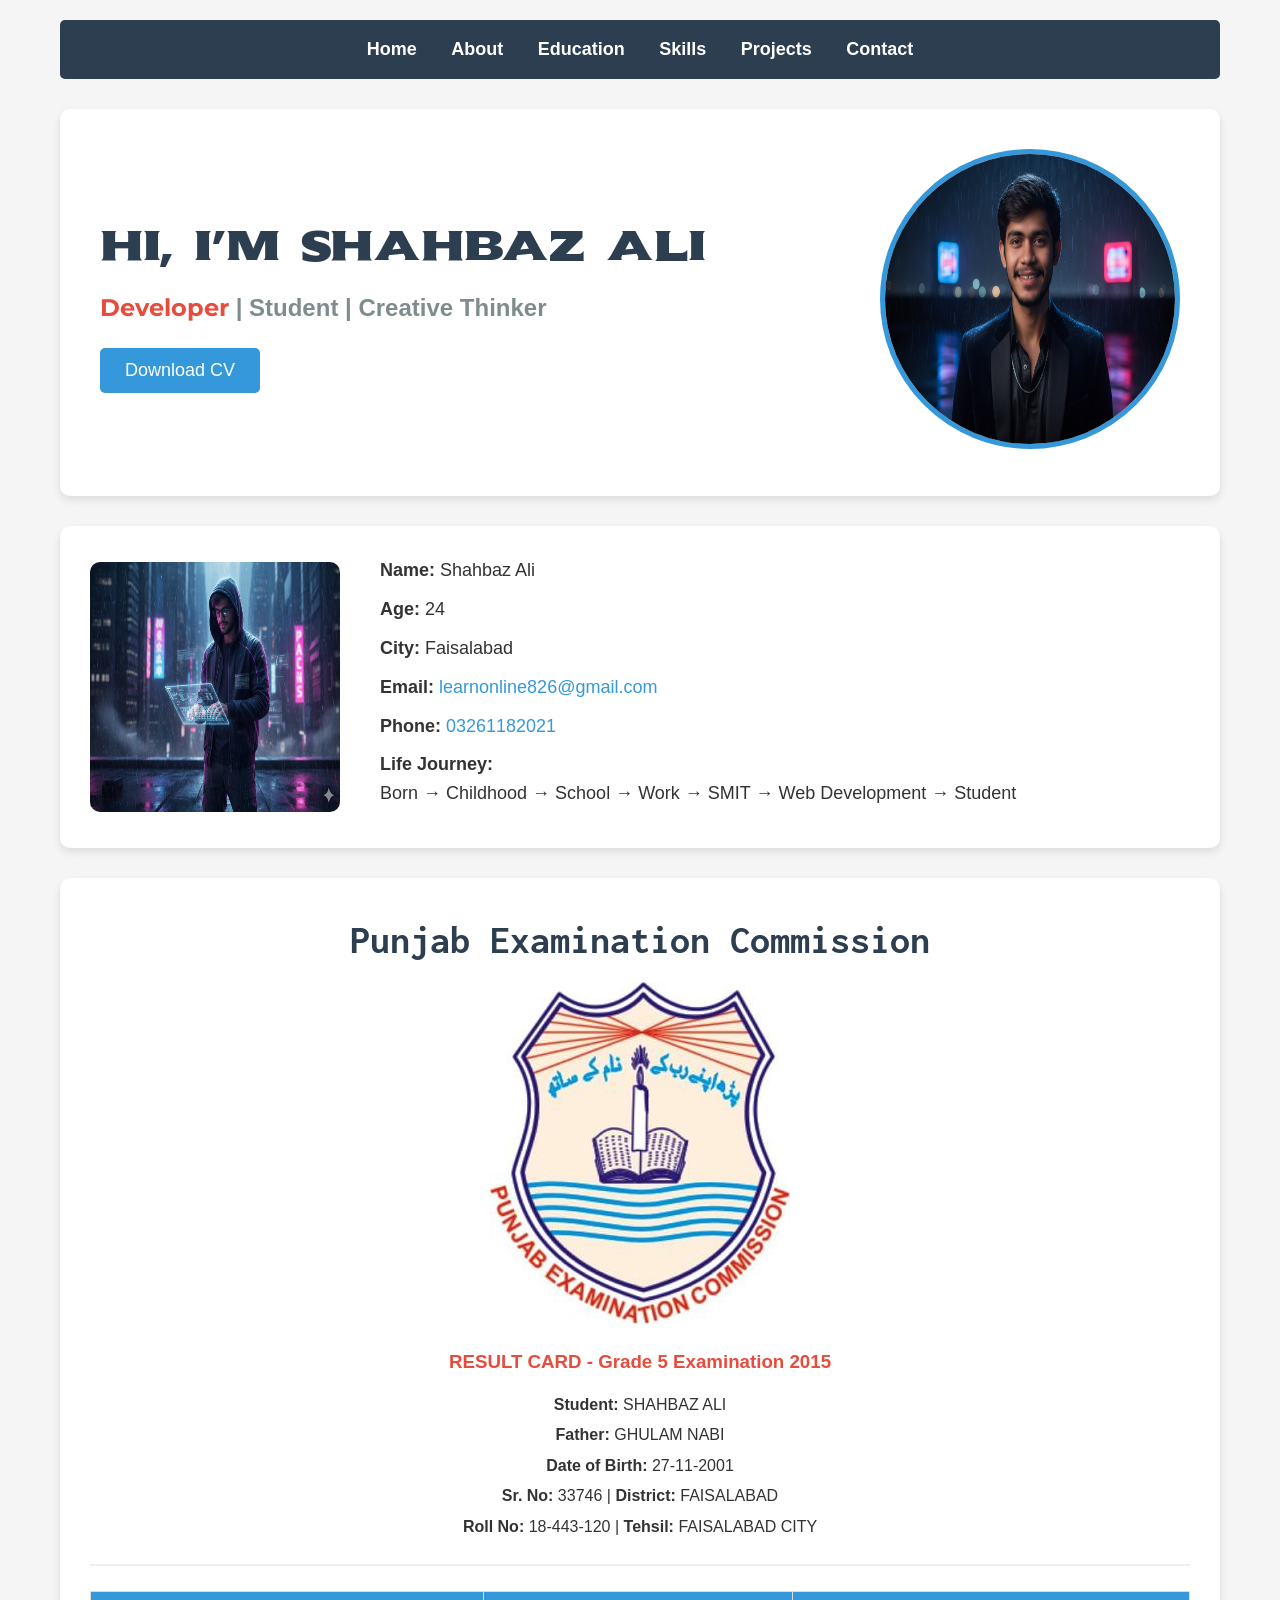
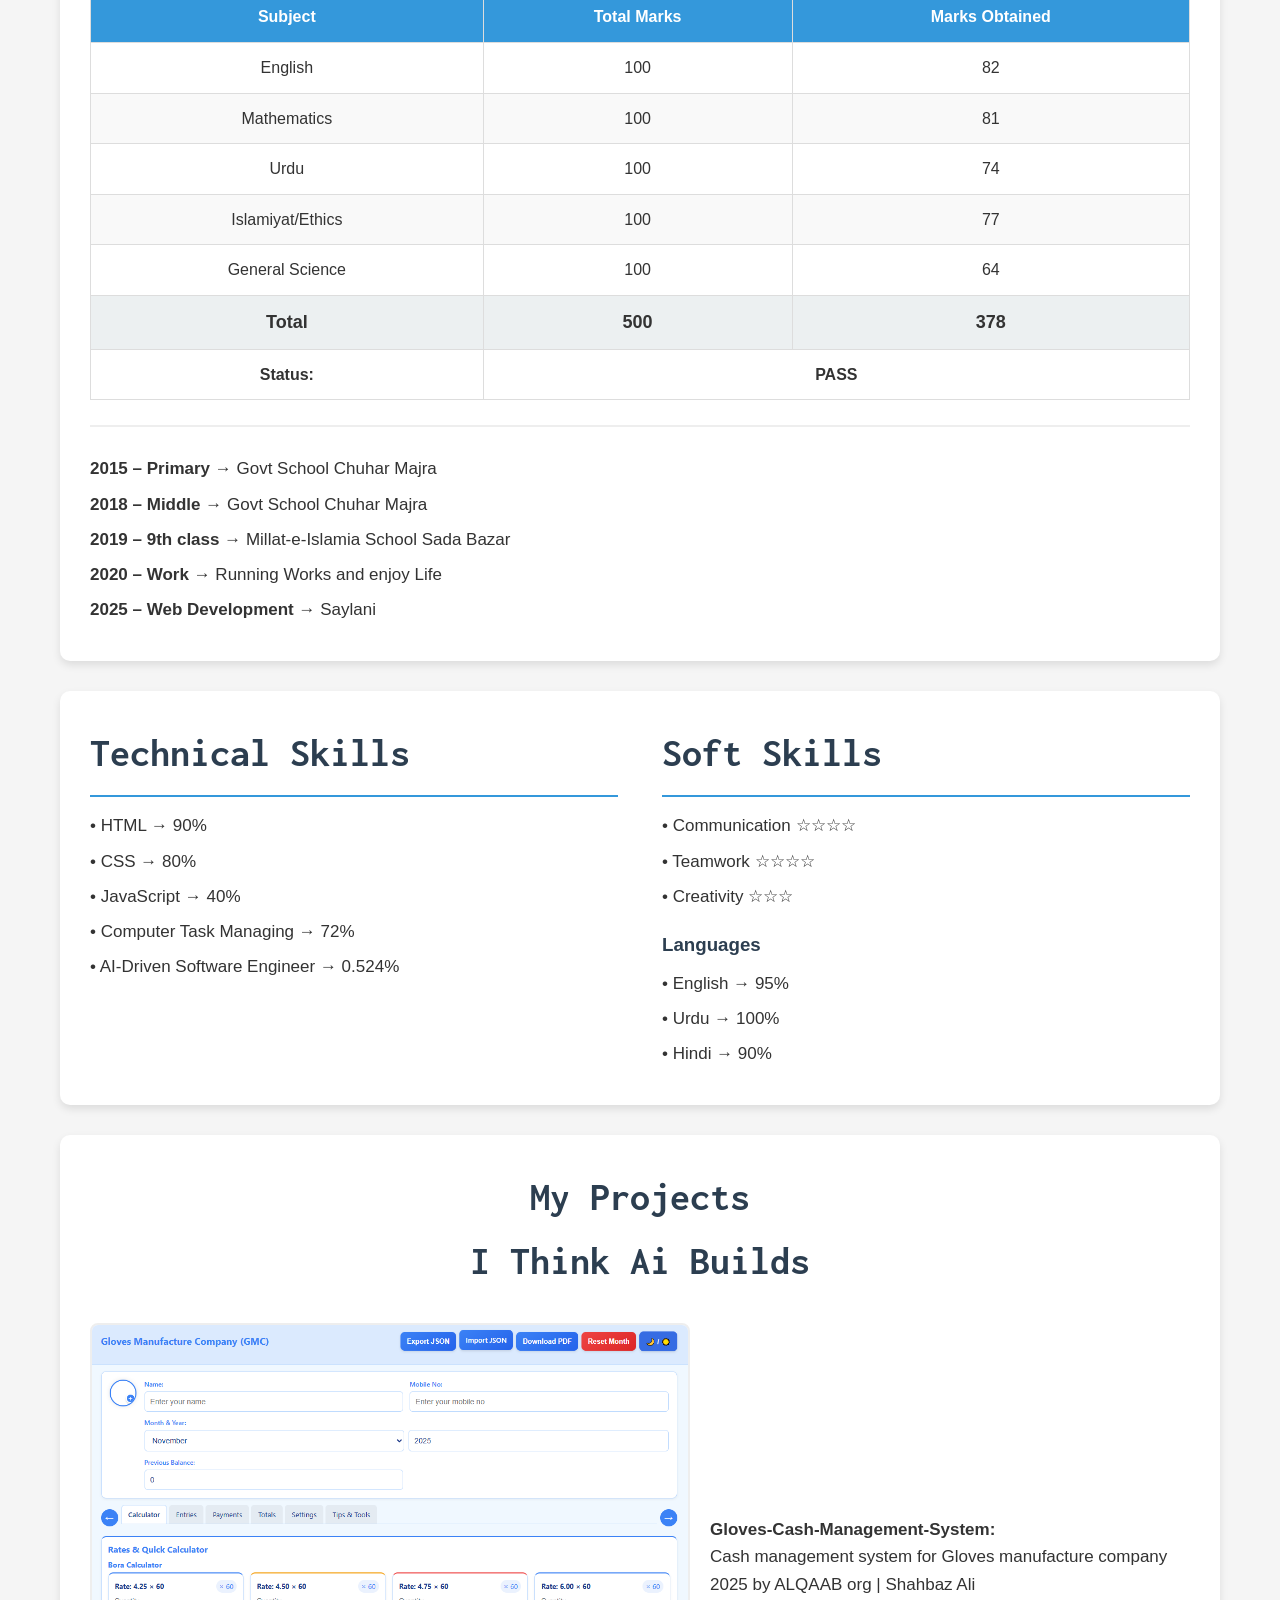
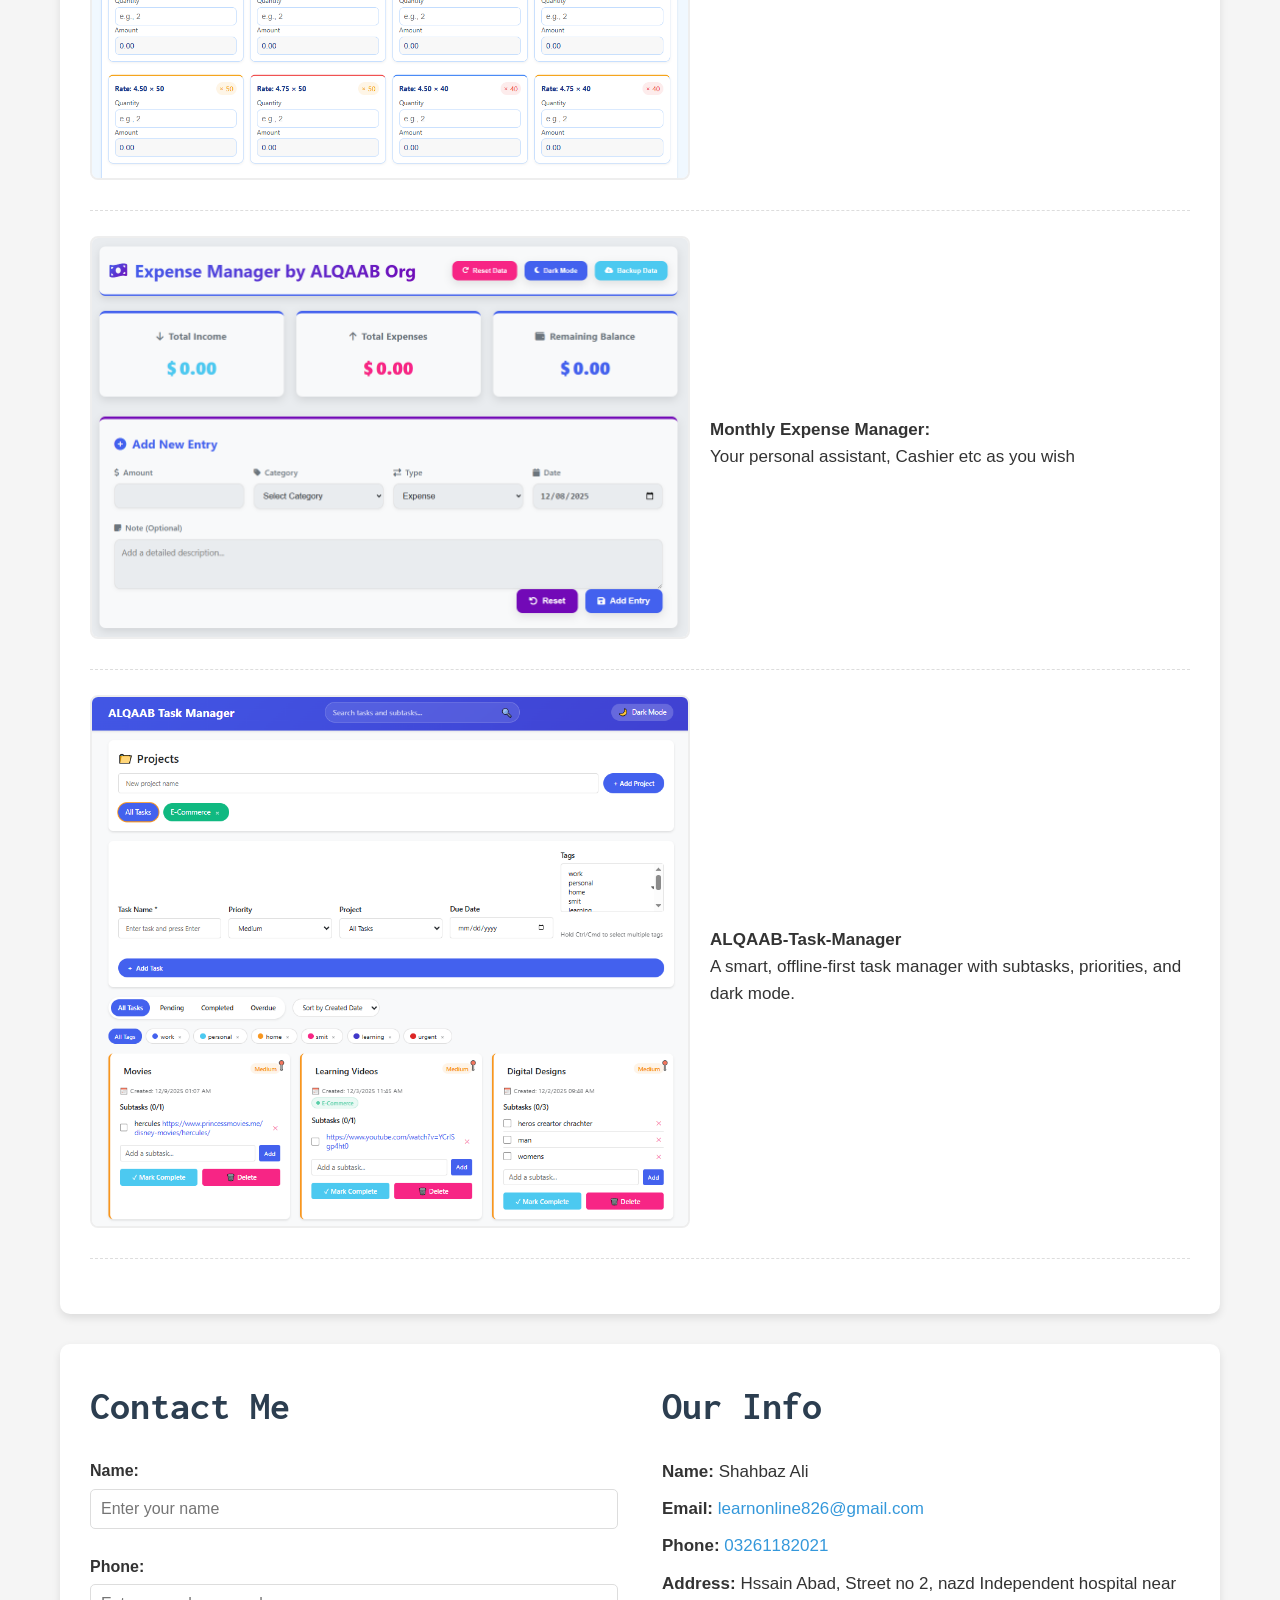
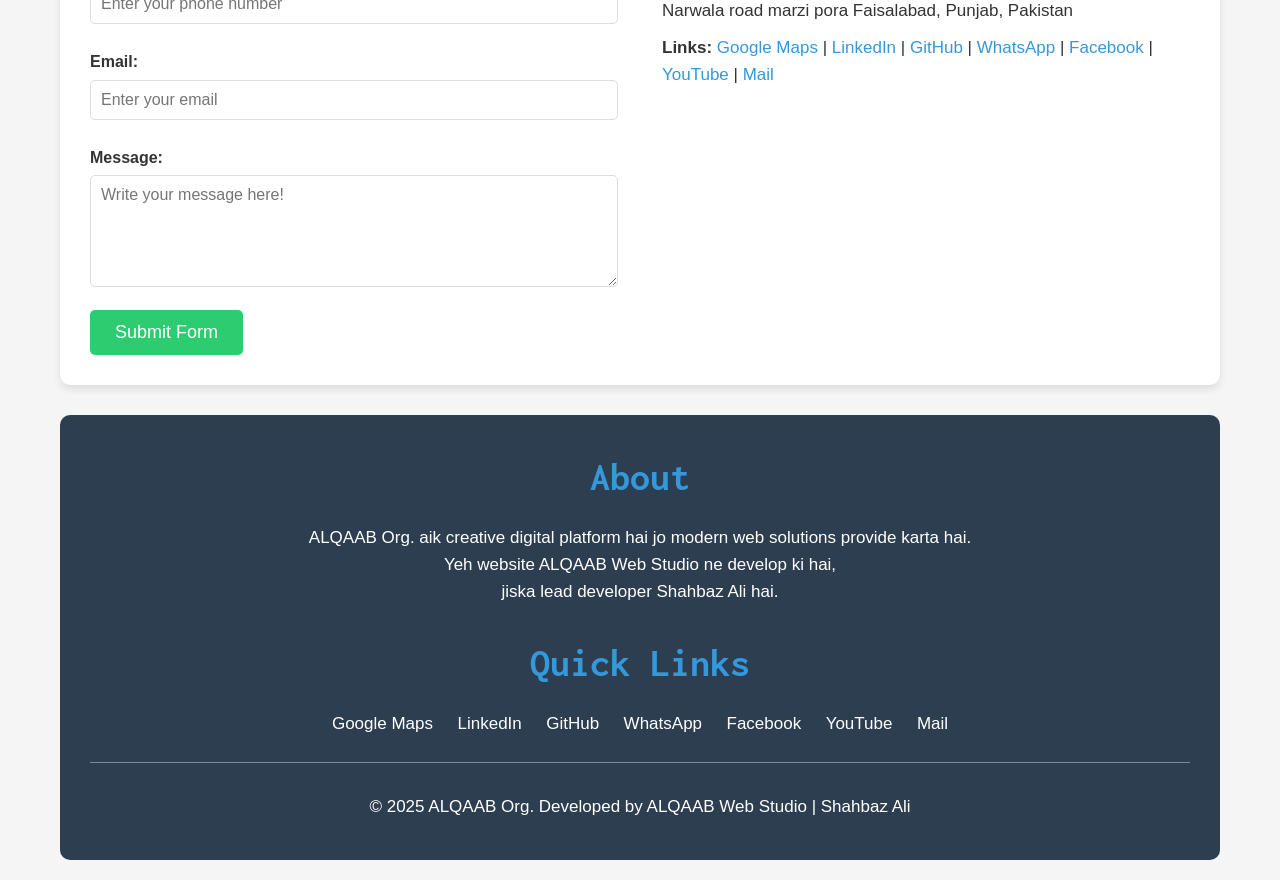
<file: 02-assignment/index.html>
<!DOCTYPE html>
<html lang="en">
<head>
    <meta charset="UTF-8">
    <meta name="viewport" content="width=device-width, initial-scale=1.0">
    <title>Shahbaz Ali - Portfolio</title>
    <link rel="stylesheet" href="style.css">

    <style>
        @import url('https://fonts.googleapis.com/css2?family=Sekuya&display=swap');
        @import url('https://fonts.googleapis.com/css2?family=Montserrat:ital,wght@0,100..900;1,100..900&display=swap');
        @import url('https://fonts.googleapis.com/css2?family=Inconsolata:wght@700&display=swap');
    </style>
</head>
<body>
    <!-- Navigation -->
    <nav class="navbar">
        <a href="#home">Home</a>
        <a href="#about">About</a>
        <a href="#education">Education</a>
        <a href="#skills">Skills</a>
        <a href="#projects">Projects</a>
        <a href="#contact">Contact</a>
    </nav>

    <!-- Hero Section -->
    <section id="home" class="hero">
        <div class="hero-text">
            <h1 class="sekuya-regular">Hi, I’m Shahbaz Ali</h1>
            <h2><span class="wavy">Developer</span> | Student | Creative Thinker</h2>
            <button class="cv-btn">Download CV</button>
        </div>
        <div class="hero-image">
            <img src="./Assets/1.png" alt="Shahbaz Ali">
        </div>
    </section>

    <!-- About Section -->
    <section id="about" class="about">
        <img src="./Assets/2.png" alt="About Image">
        <div class="about-info">
            <p><strong>Name:</strong> Shahbaz Ali</p>
            <p><strong>Age:</strong> 24</p>
            <p><strong>City:</strong> Faisalabad</p>
            <p><strong>Email:</strong> <a href="mailto:learnonline826@gmail.com">learnonline826@gmail.com</a></p>
            <p><strong>Phone:</strong> <a href="tel:+923261182021">03261182021</a></p>
            <p><strong>Life Journey:</strong><br>
            Born → Childhood → School → Work → SMIT → Web Development → Student</p>
        </div>
    </section>

    <!-- Education Section -->
    <section id="education" class="education">
        <div class="result-card">
            <h2 class="titles">Punjab Examination Commission</h2>
            <img src="./Assets/pec.png" alt="PEC Logo">
            <h3>RESULT CARD - Grade 5 Examination 2015</h3>
            <p><strong>Student:</strong> SHAHBAZ ALI</p>
            <p><strong>Father:</strong> GHULAM NABI</p>
            <p><strong>Date of Birth:</strong> 27-11-2001</p>
            <p><strong>Sr. No:</strong> 33746 | <strong>District:</strong> FAISALABAD</p>
            <p><strong>Roll No:</strong> 18-443-120 | <strong>Tehsil:</strong> FAISALABAD CITY</p>
        </div>

        <table>
            <thead>
                <tr>
                    <th>Subject</th>
                    <th>Total Marks</th>
                    <th>Marks Obtained</th>
                </tr>
            </thead>
            <tbody>
                <tr><td>English</td><td>100</td><td>82</td></tr>
                <tr><td>Mathematics</td><td>100</td><td>81</td></tr>
                <tr><td>Urdu</td><td>100</td><td>74</td></tr>
                <tr><td>Islamiyat/Ethics</td><td>100</td><td>77</td></tr>
                <tr><td>General Science</td><td>100</td><td>64</td></tr>
                <tr class="total-row"><td><strong>Total</strong></td><td><strong>500</strong></td><td><strong>378</strong></td></tr>
                <tr><td><strong>Status:</strong></td><td colspan="2"><strong>PASS</strong></td></tr>
            </tbody>
        </table>

        <div class="education-history">
            <p><strong>2015 – Primary</strong> → Govt School Chuhar Majra</p>
            <p><strong>2018 – Middle</strong> → Govt School Chuhar Majra</p>
            <p><strong>2019 – 9th class</strong> → Millat-e-Islamia School Sada Bazar</p>
            <p><strong>2020 – Work</strong> → Running Works and enjoy Life</p>
            <p><strong>2025 – Web Development</strong> → Saylani</p>
        </div>
    </section>

    <!-- Skills Section -->
    <section id="skills" class="skills">
        <div class="technical-skills">
            <h2 class="titles">Technical Skills</h2>
            <p>• HTML → 90%</p>
            <p>• CSS → 80%</p>
            <p>• JavaScript → 40%</p>
            <p>• Computer Task Managing → 72%</p>
            <p>• AI-Driven Software Engineer → 0.524%</p>
        </div>
        <div class="soft-skills">
            <h2 class="titles">Soft Skills</h2>
            <p>• Communication ☆☆☆☆</p>
            <p>• Teamwork ☆☆☆☆</p>
            <p>• Creativity ☆☆☆</p>
            <h3>Languages</h3>
            <p>• English → 95%</p>
            <p>• Urdu → 100%</p>
            <p>• Hindi → 90%</p>
        </div>
    </section>

    <!-- Projects Section -->
    <section id="projects" class="projects">
        <h1 class="titles">My Projects <br> I Think Ai Builds</h1>
        <div class="project">
            <img src="./Assets/port1.png" alt="Gloves Cash Management System">
            <p><strong>Gloves-Cash-Management-System:</strong><br>
            Cash management system for Gloves manufacture company 2025 by ALQAAB org | Shahbaz Ali</p>
        </div>
        <div class="project">
            <img src="./Assets/port2.png" alt="Monthly Expense Manager">
            <p><strong>Monthly Expense Manager:</strong><br>
            Your personal assistant, Cashier etc as you wish</p>
        </div>
        <div class="project">
            <img src="./Assets/port3.png" alt="ALQAAB Task Manager">
            <p><strong>ALQAAB-Task-Manager</strong><br>
            A smart, offline-first task manager with subtasks, priorities, and dark mode.</p>
        </div>
    </section>

    <!-- Contact Section -->
    <section id="contact" class="contact">
        <form>
            <h2 class="titles">Contact Me</h2>
            <label>Name:</label>
            <input type="text" placeholder="Enter your name">
            <label>Phone:</label>
            <input type="text" placeholder="Enter your phone number">
            <label>Email:</label>
            <input type="email" placeholder="Enter your email">
            <label>Message:</label>
            <textarea rows="5" placeholder="Write your message here!"></textarea>
            <button type="submit">Submit Form</button>
        </form>

        <div class="contact-info">
            <h2 class="titles">Our Info</h2>
            <p><strong>Name:</strong> Shahbaz Ali</p>
            <p><strong>Email:</strong> <a href="mailto:learnonline826@gmail.com">learnonline826@gmail.com</a></p>
            <p><strong>Phone:</strong> <a href="tel:+923261182021">03261182021</a></p>
            <p><strong>Address:</strong> Hssain Abad, Street no 2, nazd Independent hospital near Narwala road marzi pora Faisalabad, Punjab, Pakistan</p>
            <p><strong>Links:</strong> 
                <a href="https://maps.app.goo.gl/VRAW4Poyuh58bCPw5">Google Maps</a> | 
                <a href="https://www.linkedin.com/in/alqaaborg">LinkedIn</a> | 
                <a href="https://github.com/ALQAAB-Org">GitHub</a> | 
                <a href="https://wa.me/923261182021">WhatsApp</a> | 
                <a href="https://www.facebook.com/alqaab.org">Facebook</a> | 
                <a href="https://www.youtube.com/@ALQAAB_YT_Studio">YouTube</a> | 
                <a href="mailto:learnonline826@gmail.com">Mail</a>
            </p>
        </div>
    </section>

    <!-- Footer -->
    <footer>
        <div class="footer-about">
            <h3 class="titles">About</h3>
            <p>ALQAAB Org. aik creative digital platform hai jo modern web solutions provide karta hai. <br> Yeh website ALQAAB Web Studio ne develop ki hai, <br> jiska lead developer Shahbaz Ali hai.</p>
        </div>
        <div class="footer-links">
            <h3 class="titles">Quick Links</h3>
            <a href="https://maps.app.goo.gl/VRAW4Poyuh58bCPw5">Google Maps</a>
            <a href="https://www.linkedin.com/in/alqaaborg">LinkedIn</a>
            <a href="https://github.com/ALQAAB-Org">GitHub</a>
            <a href="https://wa.me/923261182021">WhatsApp</a>
            <a href="https://www.facebook.com/alqaab.org">Facebook</a>
            <a href="https://www.youtube.com/@ALQAAB_YT_Studio">YouTube</a>
            <a href="mailto:learnonline826@gmail.com">Mail</a>
        </div>
        <div class="footer-copyright">
            <p>© 2025 ALQAAB Org. Developed by ALQAAB Web Studio | Shahbaz Ali</p>
        </div>
    </footer>
    
</body>
</html>
</file>
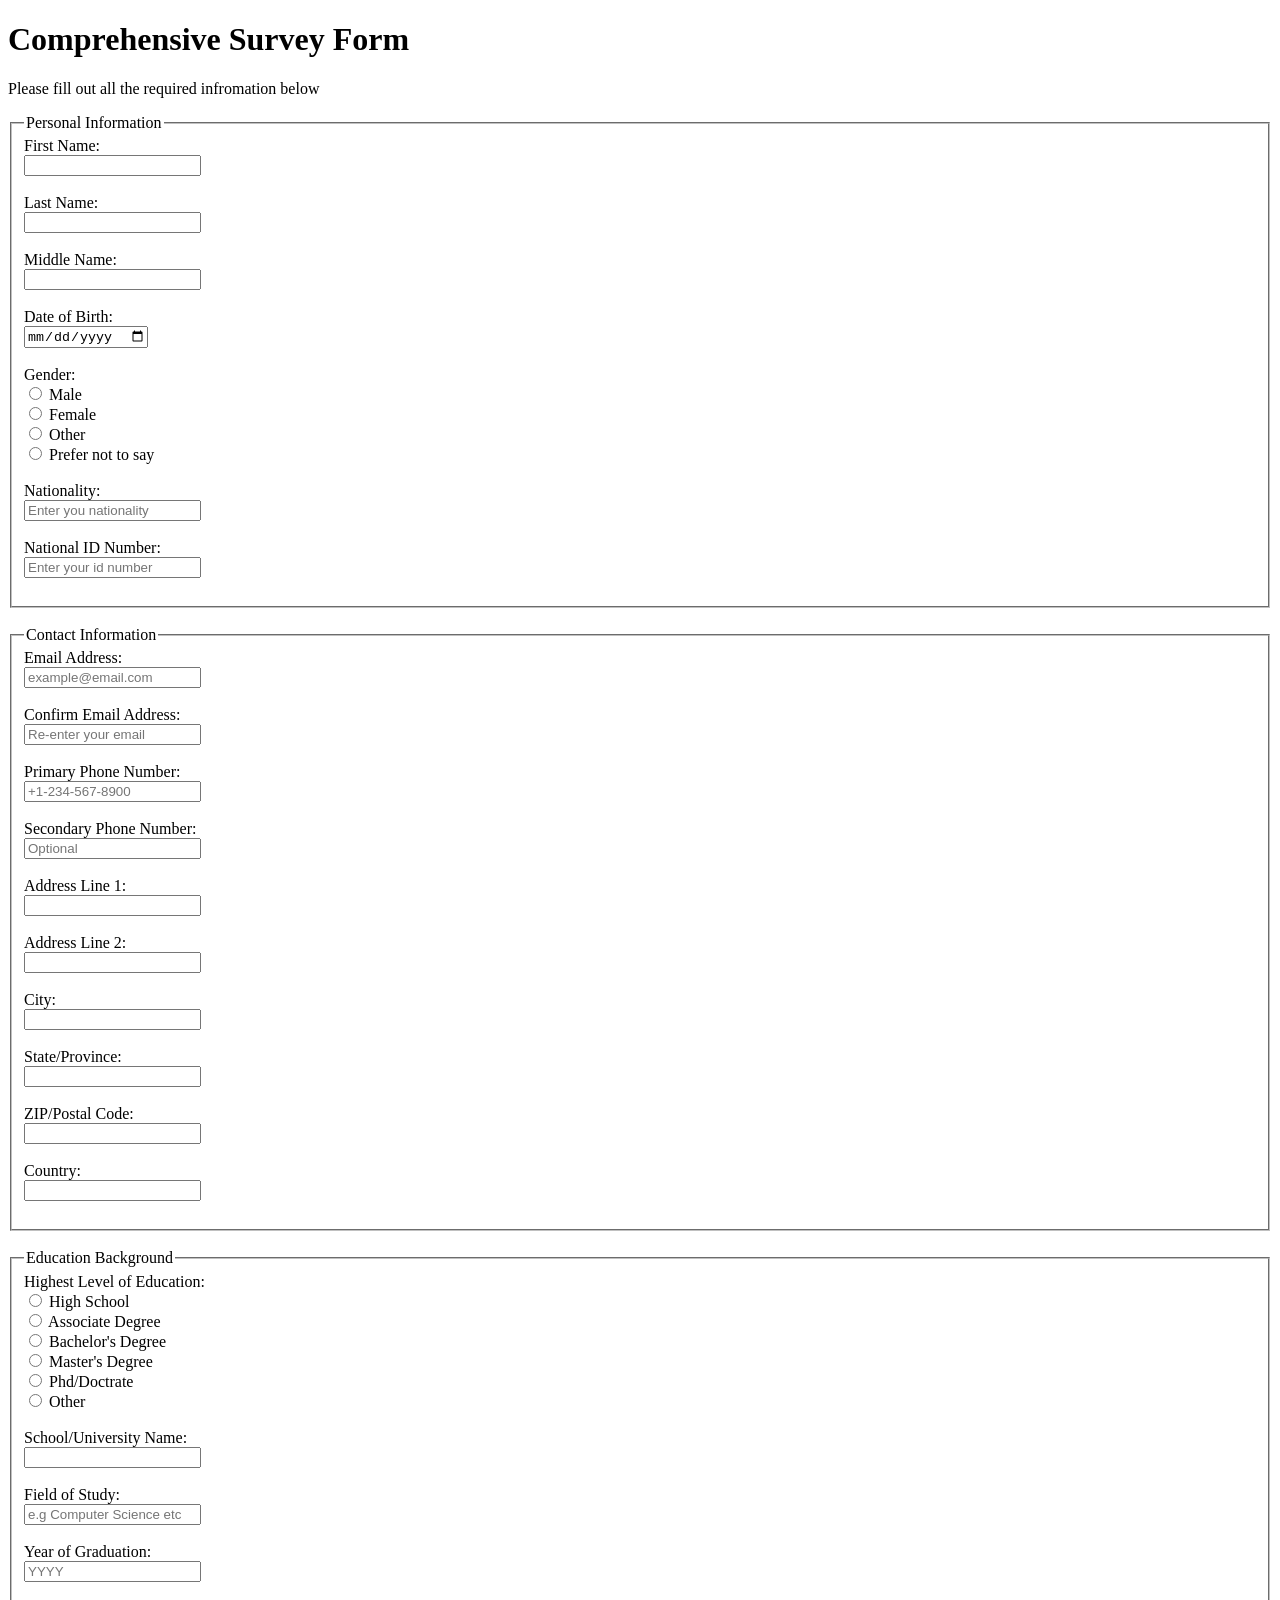
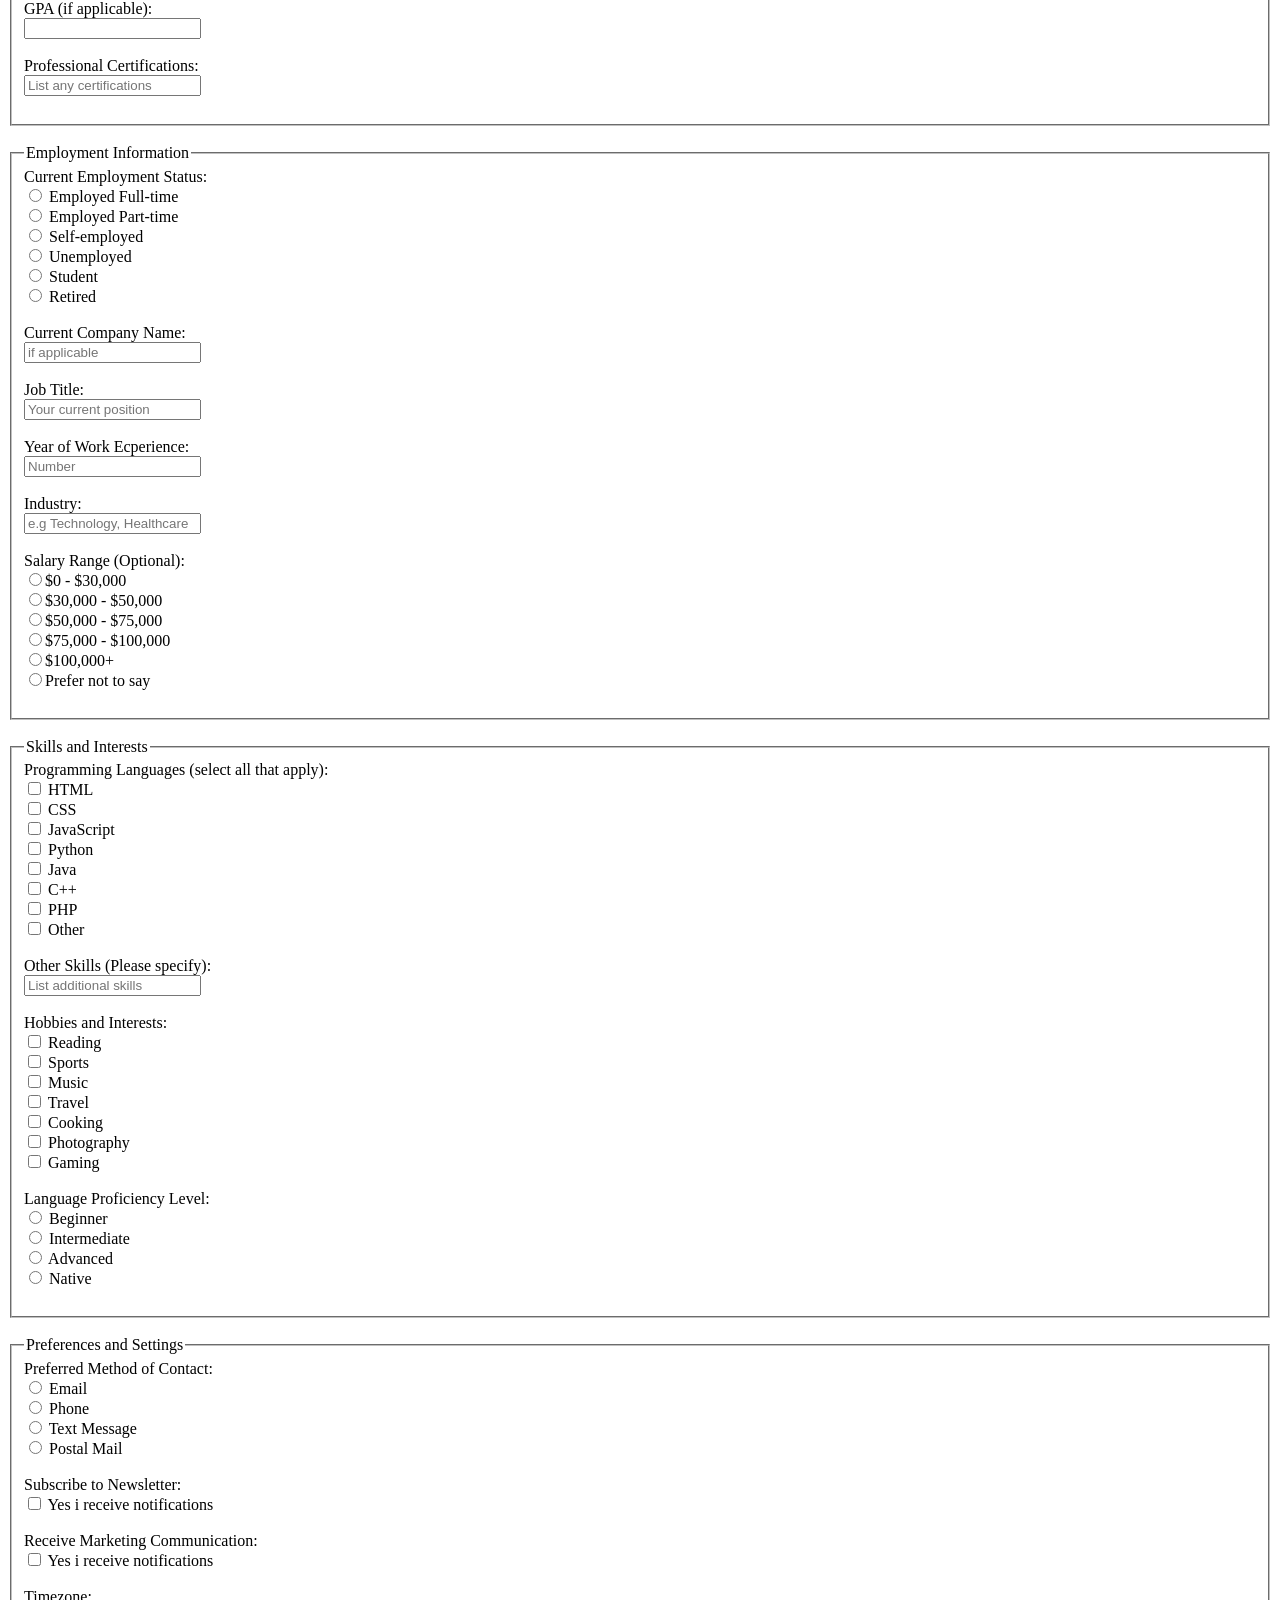
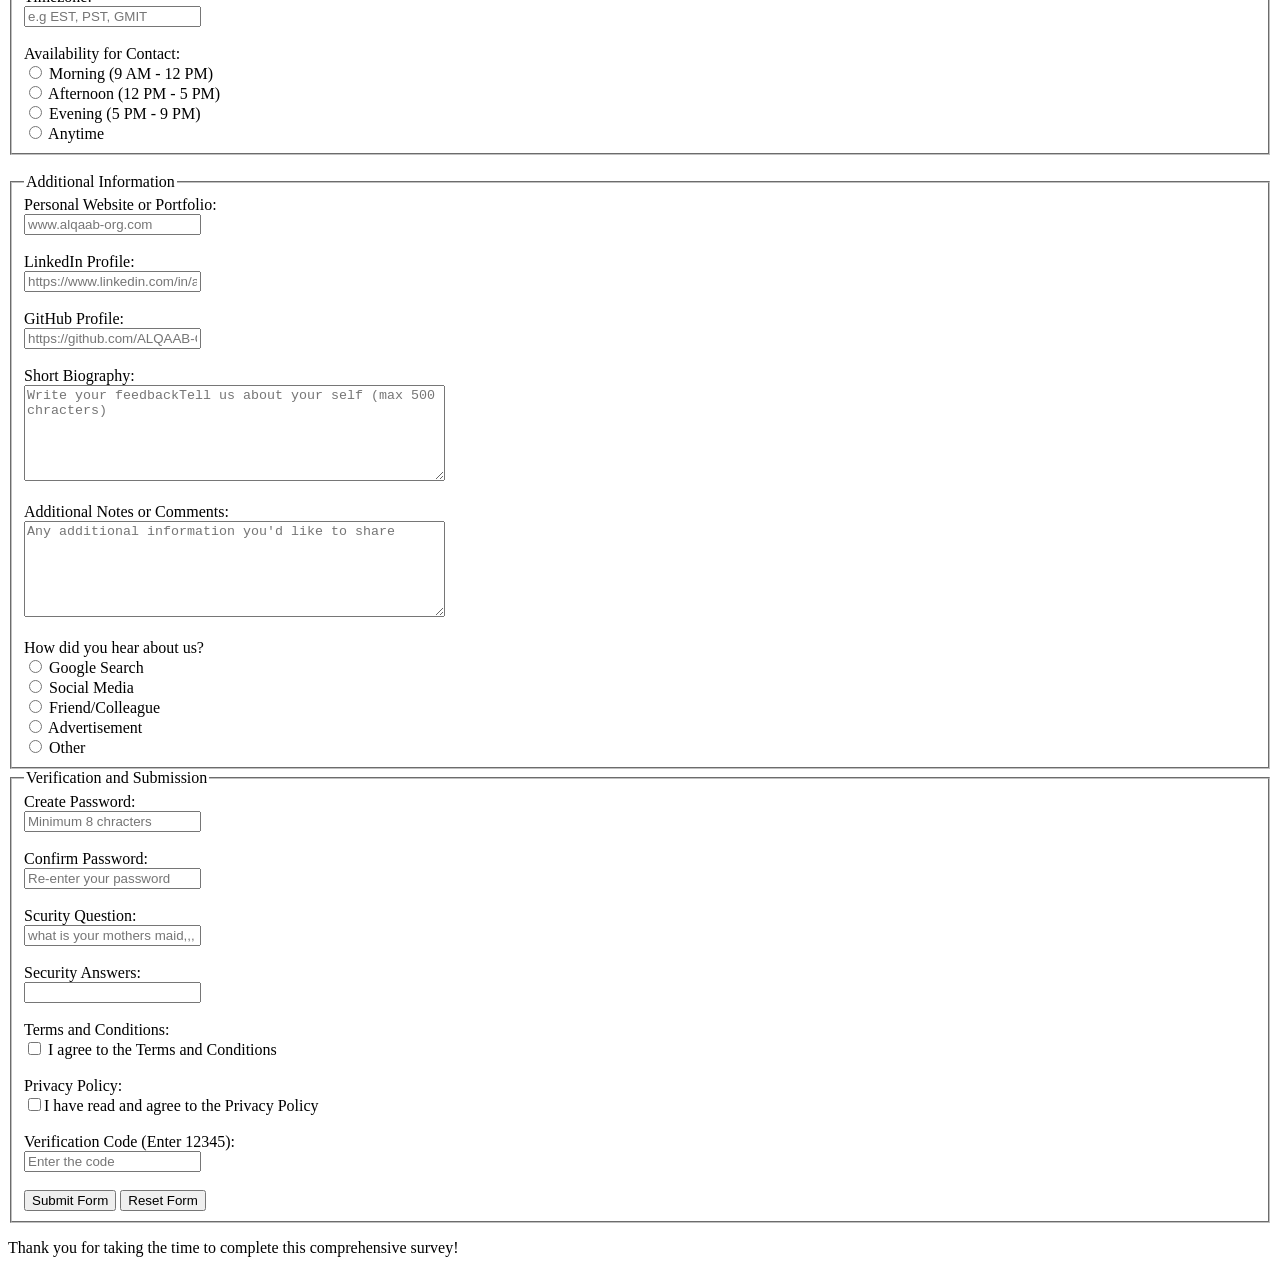
<file: Assignment-1/index.html>
<!DOCTYPE html>
<html lang="en">

<head>
    <meta charset="UTF-8">
    <meta name="viewport" content="width=device-width, initial-scale=1.0">
    <title>Assignment-1</title>
</head>

<body>
<form action="/action.php" method="post">
    <h1>Comprehensive Survey Form</h1>
    <p>Please fill out all the required infromation below</p>

    <fieldset>
        <legend>Personal Information</legend>
        First Name: <br>
        <input type="text"> <br><br>
        Last Name: <br>
        <input type="text"> <br><br>
        Middle Name: <br>
        <input type="text"> <br><br>
        Date of Birth: <br>
        <input type="date"> <br><br>

        Gender: <br>
        <input type="radio" name="gender"> Male <br>
        <input type="radio" name="gender"> Female <br>
        <input type="radio" name="gender"> Other <br>
        <input type="radio" name="gender"> Prefer not to say <br><br>

        Nationality: <br>
        <input type="text" placeholder="Enter you nationality"> <br><br>
        National ID Number: <br>
        <input type="text" placeholder="Enter your id number"> <br><br>
    </fieldset> <br>

    <fieldset>
        <legend>Contact Information</legend>
        Email Address: <br>
        <input type="email" placeholder="example@email.com"> <br><br>
        Confirm Email Address: <br>
        <input type="email" placeholder="Re-enter your email"> <br><br>
        Primary Phone Number: <br>
        <input type="number" placeholder="+1-234-567-8900"> <br><br>
        Secondary Phone Number: <br>
        <input type="number" placeholder="Optional"> <br><br>
        Address Line 1: <br>
        <input type="address"> <br><br>
        Address Line 2: <br>
        <input type="address "> <br><br>
        City: <br>
        <input type="city"> <br><br>
        State/Province: <br>
        <input type="text"> <br><br>
        ZIP/Postal Code: <br>
        <input type="text"> <br><br>
        Country: <br>
        <input type="text"> <br><br>
    </fieldset> <br>

    <fieldset>
        <legend>Education Background</legend>
        Highest Level of Education: <br>
        <input type="radio" name="high level edu"> High School <br>
        <input type="radio" name="high level edu"> Associate Degree <br>
        <input type="radio" name="high level edu"> Bachelor's Degree <br>
        <input type="radio" name="high level edu"> Master's Degree <br>
        <input type="radio" name="high level edu"> Phd/Doctrate <br>
        <input type="radio" name="high level edu"> Other <br><br>

        School/University Name: <br>
        <input type="text"> <br><br>
        Field of Study: <br>
        <input type="text" placeholder="e.g Computer Science etc"> <br><br>
        Year of Graduation: <br>
        <input type="number" placeholder="YYYY"> <br><br>
        GPA (if applicable): <br>
        <input type="number"> <br><br>
        Professional Certifications: <br>
        <input type="text" placeholder="List any certifications"> <br><br>      
    </fieldset> <br>

    <fieldset>
        <legend>Employment Information</legend>
        Current Employment Status: <br>
        <input type="radio" name="Current Employment Status"> Employed Full-time <br>
        <input type="radio" name="Current Employment Status"> Employed Part-time <br>
        <input type="radio" name="Current Employment Status"> Self-employed <br>
        <input type="radio" name="Current Employment Status"> Unemployed <br>
        <input type="radio" name="Current Employment Status"> Student <br>
        <input type="radio" name="Current Employment Status"> Retired <br><br>

        Current Company Name: <br>
        <input type="text" placeholder="if applicable"> <br><br>
        Job Title: <br>
        <input type="text" placeholder="Your current position"> <br><br>
        Year of Work Ecperience: <br>
        <input type="number" placeholder="Number"> <br><br>
        Industry: <br>
        <input type="text" placeholder="e.g Technology, Healthcare"> <br><br>

        Salary Range (Optional): <br>
        <input type="radio" name="salary range">$0 - $30,000 <br>
        <input type="radio" name="salary range">$30,000 - $50,000 <br>
        <input type="radio" name="salary range">$50,000 - $75,000 <br>
        <input type="radio" name="salary range">$75,000 - $100,000 <br>
        <input type="radio" name="salary range">$100,000+ <br>
        <input type="radio" name="salary range">Prefer not to say <br><br>     
    </fieldset> <br>

    <fieldset>
        <legend>Skills and Interests</legend>
        Programming Languages (select all that apply): <br>
        <input type="checkbox" name="Programming Languages"> HTML <br>
        <input type="checkbox" name="Programming Languages"> CSS <br>
        <input type="checkbox" name="Programming Languages"> JavaScript <br>
        <input type="checkbox" name="Programming Languages"> Python <br>
        <input type="checkbox" name="Programming Languages"> Java <br>
        <input type="checkbox" name="Programming Languages"> C++ <br>
        <input type="checkbox" name="Programming Languages"> PHP <br>
        <input type="checkbox" name="Programming Languages"> Other <br><br>

        Other Skills (Please specify): <br>
        <input type="text" placeholder="List additional skills"> <br><br>

        Hobbies and Interests: <br>
        <input type="checkbox" name="Hobbies and Interests"> Reading <br>
        <input type="checkbox" name="Hobbies and Interests"> Sports <br>
        <input type="checkbox" name="Hobbies and Interests"> Music <br>
        <input type="checkbox" name="Hobbies and Interests"> Travel <br>
        <input type="checkbox" name="Hobbies and Interests"> Cooking <br>
        <input type="checkbox" name="Hobbies and Interests"> Photography <br>
        <input type="checkbox" name="Hobbies and Interests"> Gaming <br><br>

        Language Proficiency Level: <br>
        <input type="radio" name="lang"> Beginner <br>
        <input type="radio" name="lang"> Intermediate <br>
        <input type="radio" name="lang"> Advanced <br>
        <input type="radio" name="lang"> Native <br><br>              
    </fieldset> <br>

    <fieldset>
        <legend>Preferences and Settings</legend>
        Preferred Method of Contact: <br>
        <input type="radio" name="contact method"> Email <br>
        <input type="radio" name="contact method"> Phone <br>
        <input type="radio" name="contact method"> Text Message <br>
        <input type="radio" name="contact method"> Postal Mail <br><br>

        Subscribe to Newsletter: <br>
        <input type="checkbox" name="stn"> Yes i receive notifications<br><br>
        Receive Marketing Communication: <br>
        <input type="checkbox" name="stn"> Yes i receive notifications<br><br>
        Timezone: <br>
        <input type="text" placeholder="e.g EST, PST, GMIT"> <br><br>
        Availability for Contact: <br>
        <input type="radio" name="Availability for Contact"> Morning (9 AM - 12 PM) <br>
        <input type="radio" name="Availability for Contact"> Afternoon (12 PM - 5 PM) <br>
        <input type="radio" name="Availability for Contact"> Evening (5 PM - 9 PM) <br>
        <input type="radio" name="Availability for Contact"> Anytime <br>   
    </fieldset> <br>

    <fieldset>
        <legend>Additional Information</legend>
        Personal Website or Portfolio: <br>
        <input type="url" placeholder="www.alqaab-org.com"> <br><br>
        LinkedIn Profile: <br>
        <input type="url" placeholder="https://www.linkedin.com/in/alqaaborg"> <br><br>
        GitHub Profile: <br>
        <input type="url" placeholder="https://github.com/ALQAAB-Org"> <br><br>

        <label for="fb">Short Biography:</label> <br>
        <textarea id="fb" name="feedback" rows="6" cols="50" maxlength="500" placeholder="Write your feedbackTell us about your self (max 500 chracters)"></textarea> <br><br>


        <label for="fb">Additional Notes or Comments:</label> <br>
        <textarea id="fb" name="feedback" rows="6" cols="50" placeholder="Any additional information you'd like to share"></textarea> <br><br>    

        How did you hear about us? <br>
        <input type="radio" name="hear about us"> Google Search <br>
        <input type="radio" name="hear about us"> Social Media <br>
        <input type="radio" name="hear about us"> Friend/Colleague <br>
        <input type="radio" name="hear about us"> Advertisement <br>
        <input type="radio" name="hear about us"> Other <br>
    </fieldset>

    <fieldset>
        <legend>Verification and Submission</legend>
        Create Password: <br>
        <input type="password" placeholder="Minimum 8 chracters" min="8"> <br><br>

        Confirm Password: <br>
        <input type="password" placeholder="Re-enter your password"> <br><br>

        Scurity Question: <br>
        <input type="text" placeholder="what is your mothers maid,,,"> <br><br>

        Security Answers: <br>
        <input type="text"> <br><br>

        Terms and Conditions: <br>
        <input type="checkbox"> I agree to the Terms and Conditions<br><br>

        Privacy Policy: <br>        
        <input type="checkbox">I have read and agree to the Privacy Policy <br><br>

        Verification Code (Enter 12345): <br>
        <input type="text" placeholder="Enter the code"> <br><br>

        <button type="submit">Submit Form</button>
        <button type="reset">Reset Form</button>
    </fieldset>
    <p>Thank you for taking the time to complete this comprehensive survey!</p>
</form>
    <!-- Shahbaz Ali 
    508655
    BATCH (9)
    learnonline826@gmail.com
    27_11_2025 -->
</body>
</html>
</file>
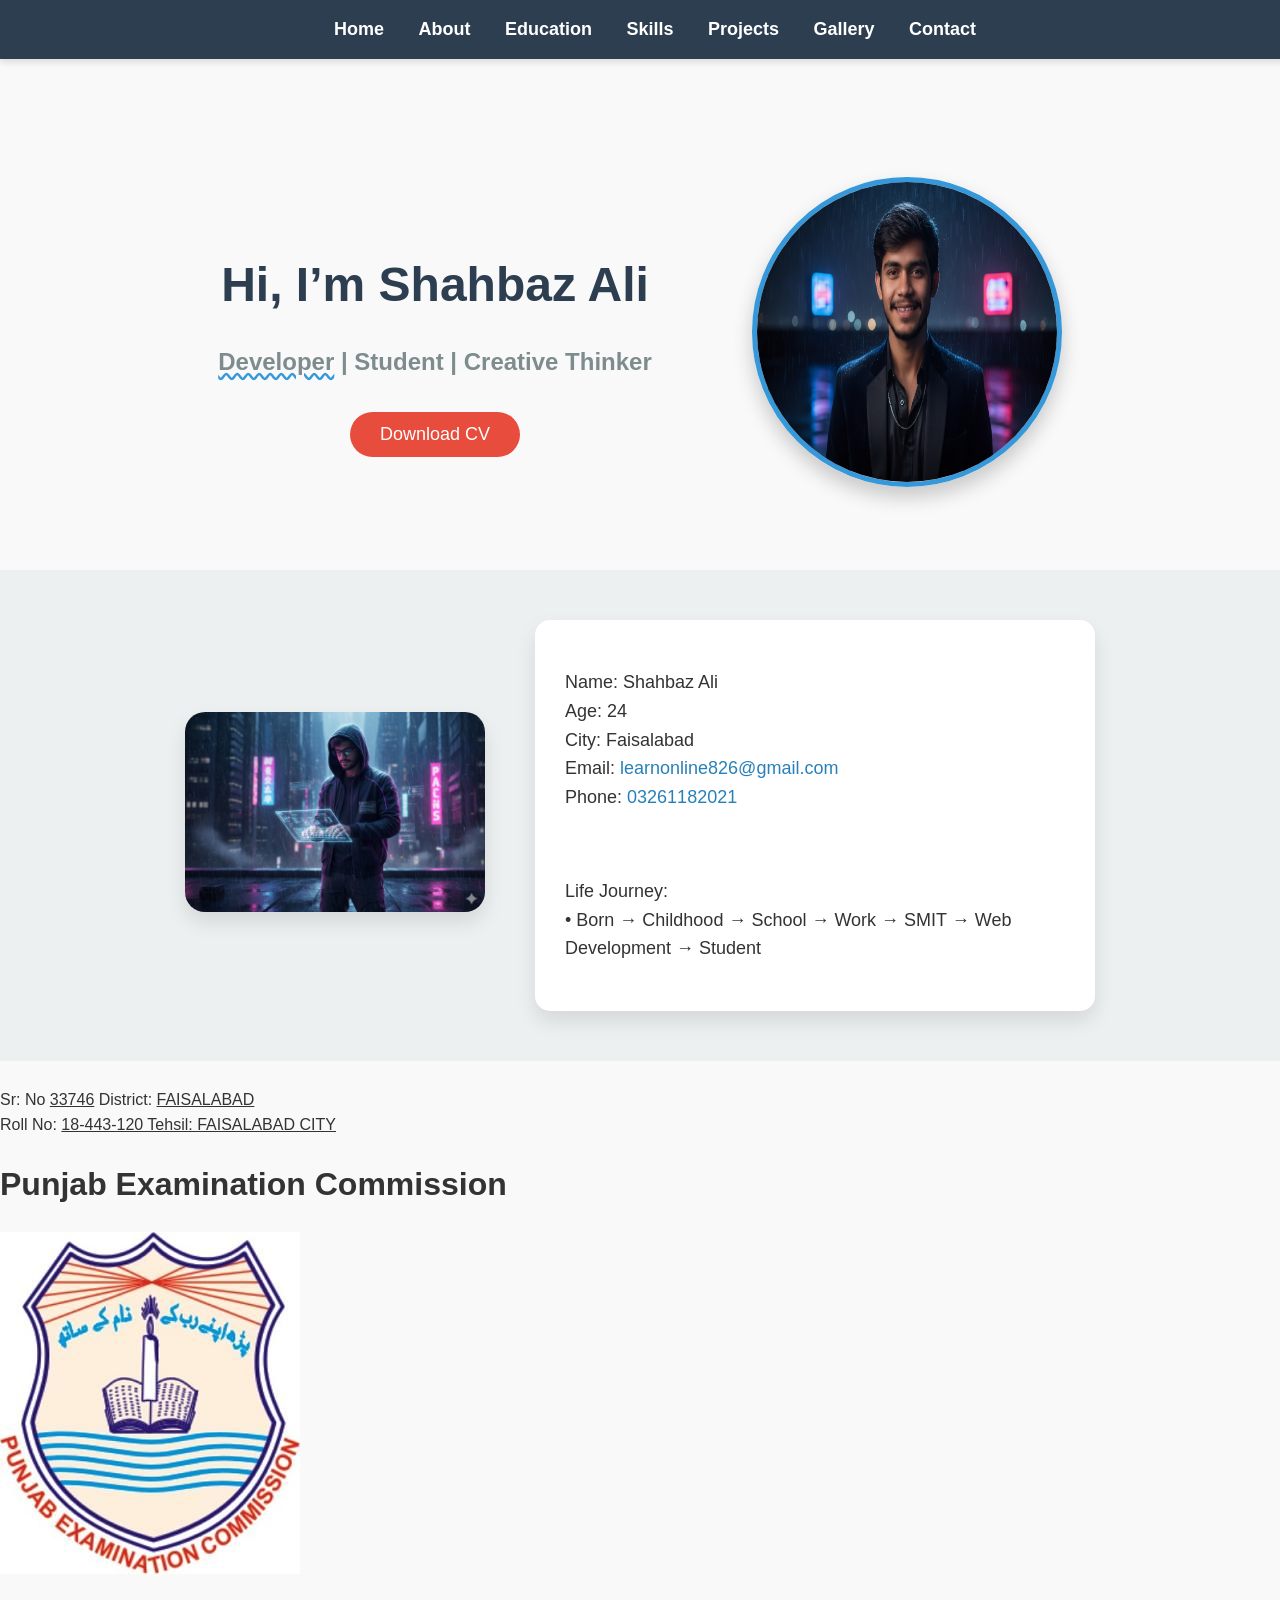
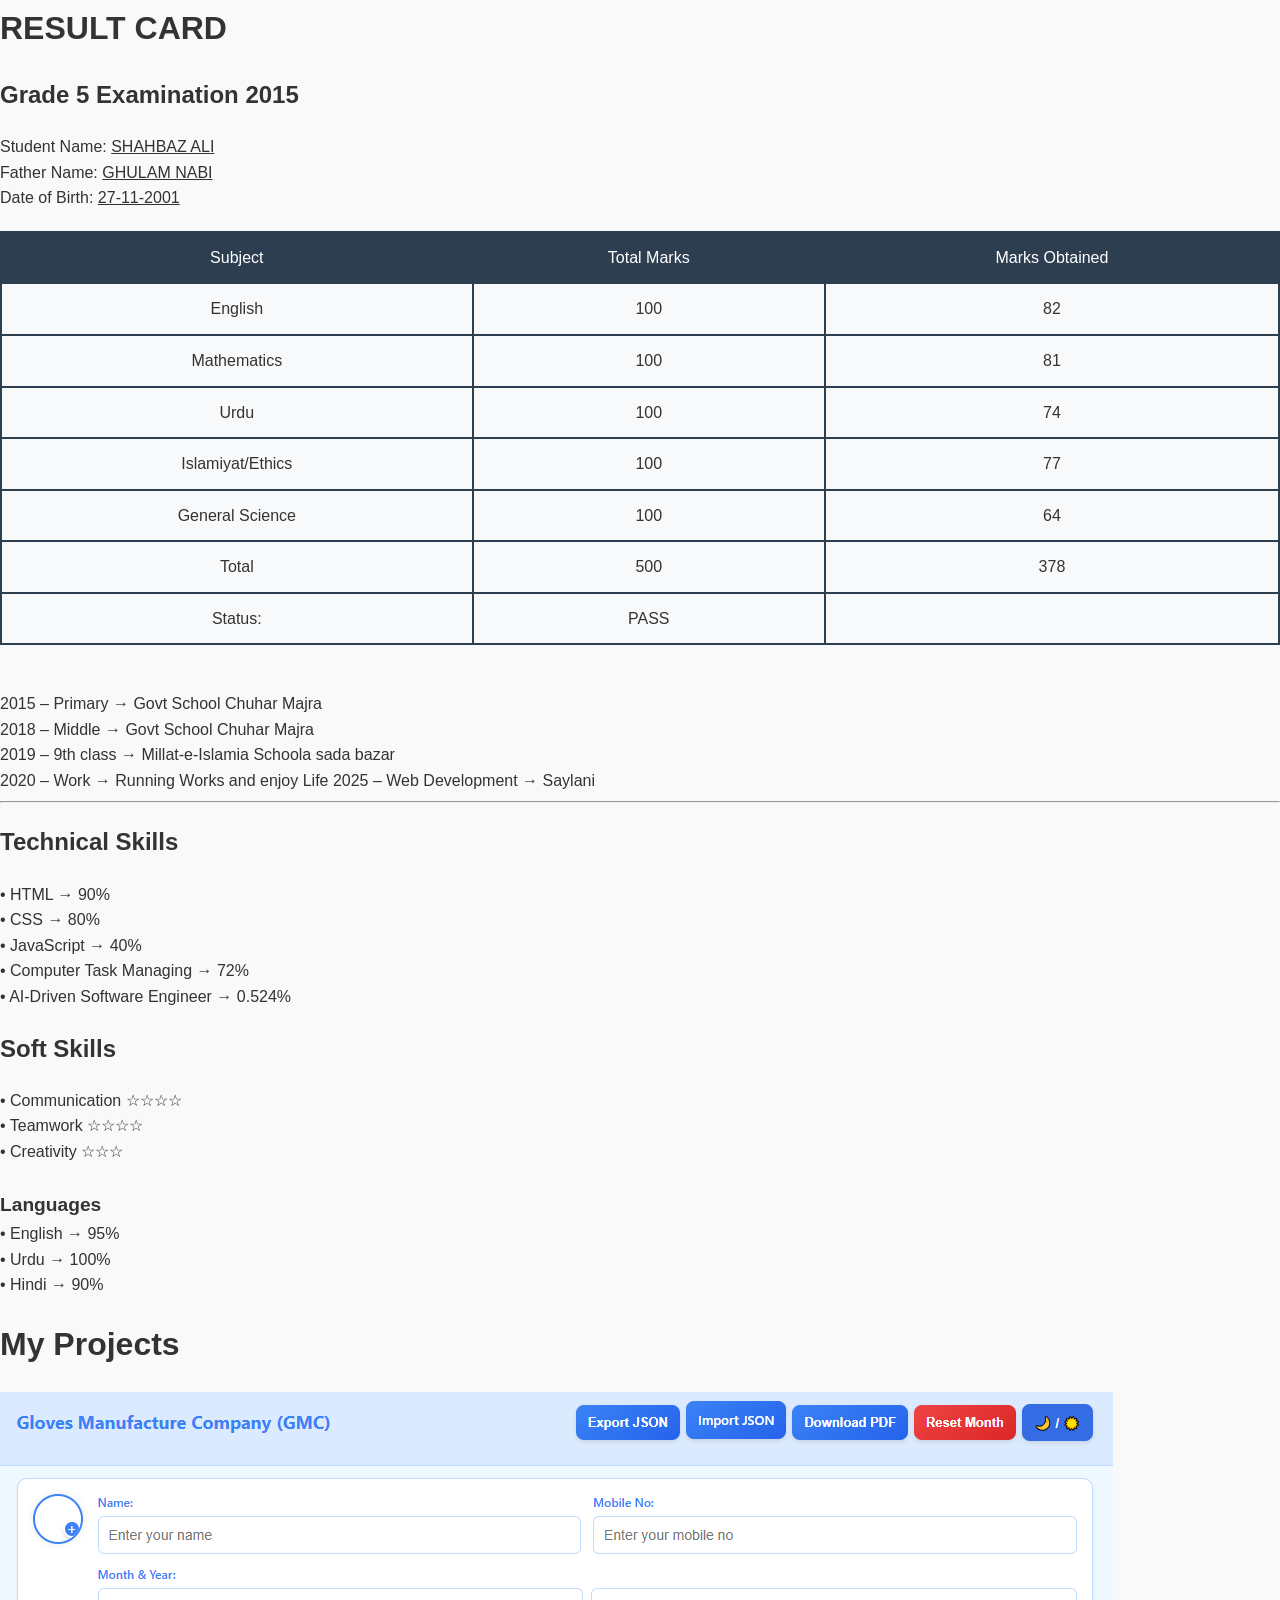
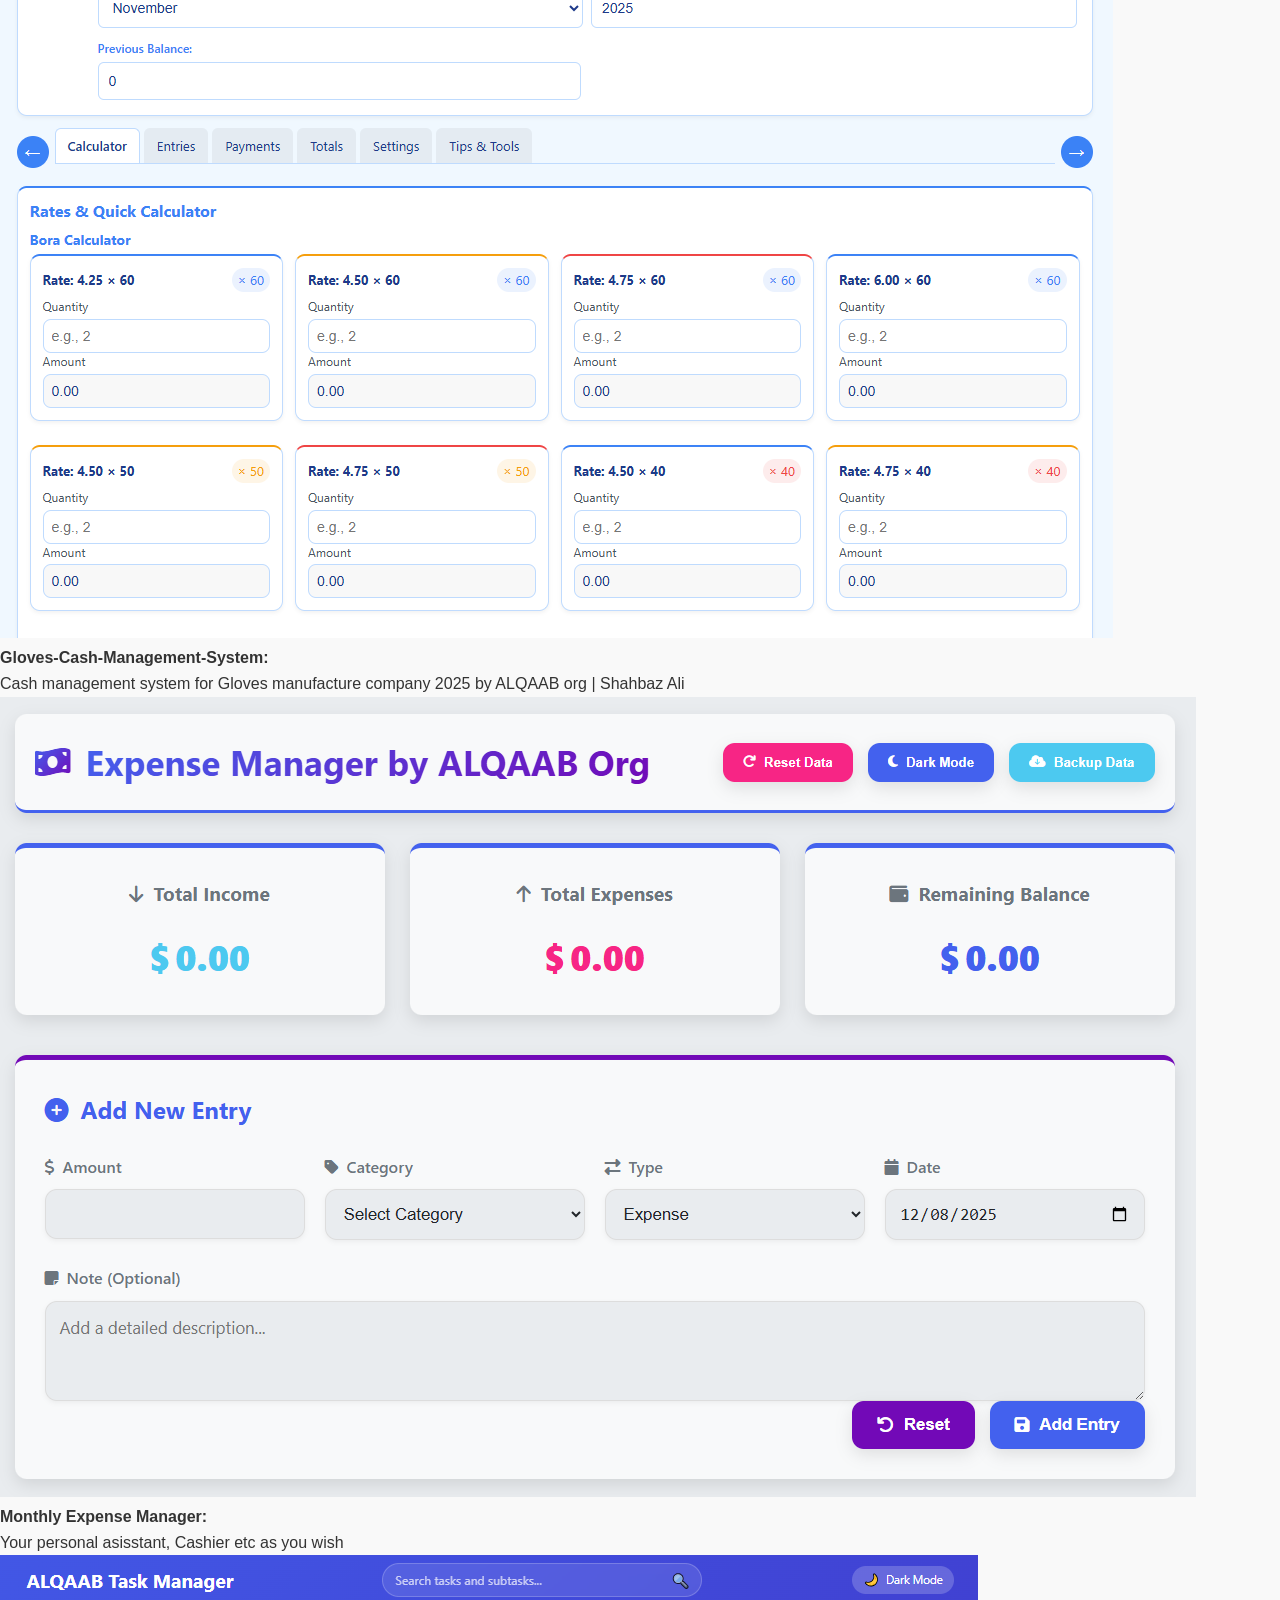
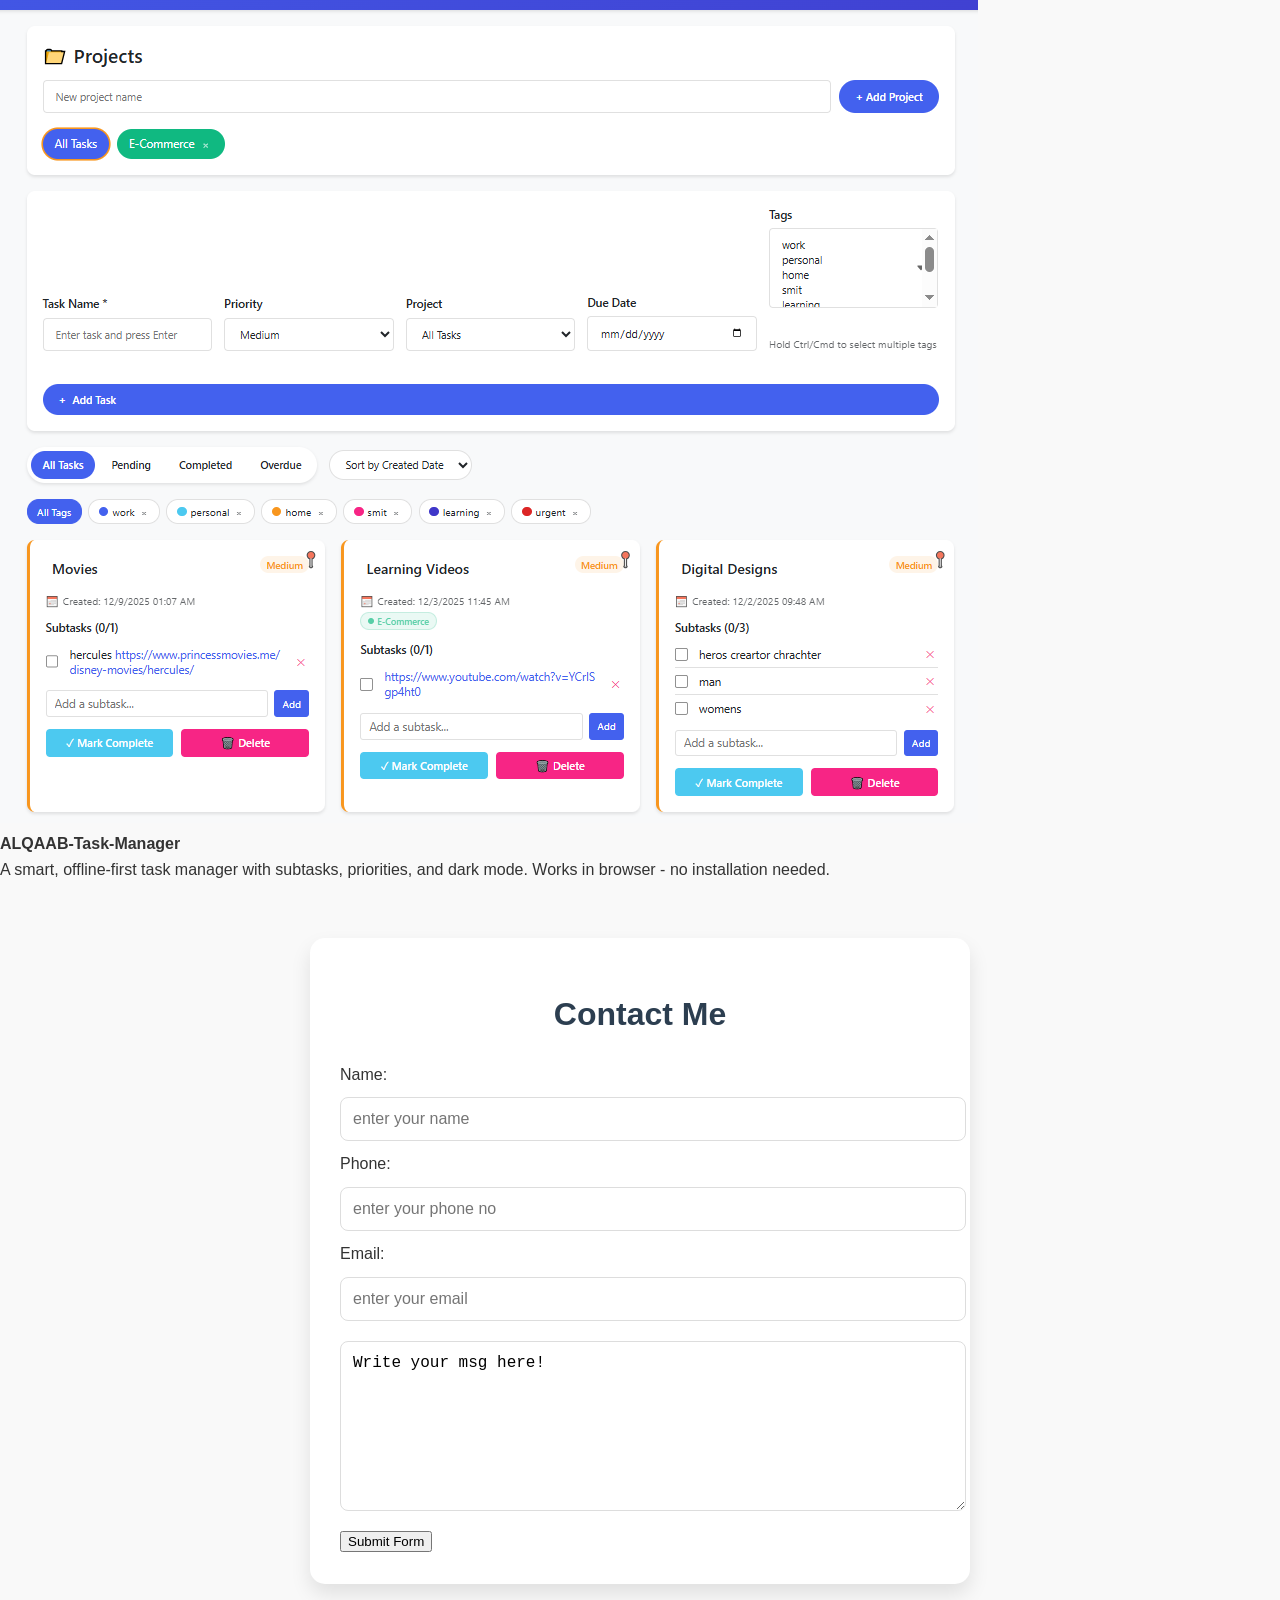
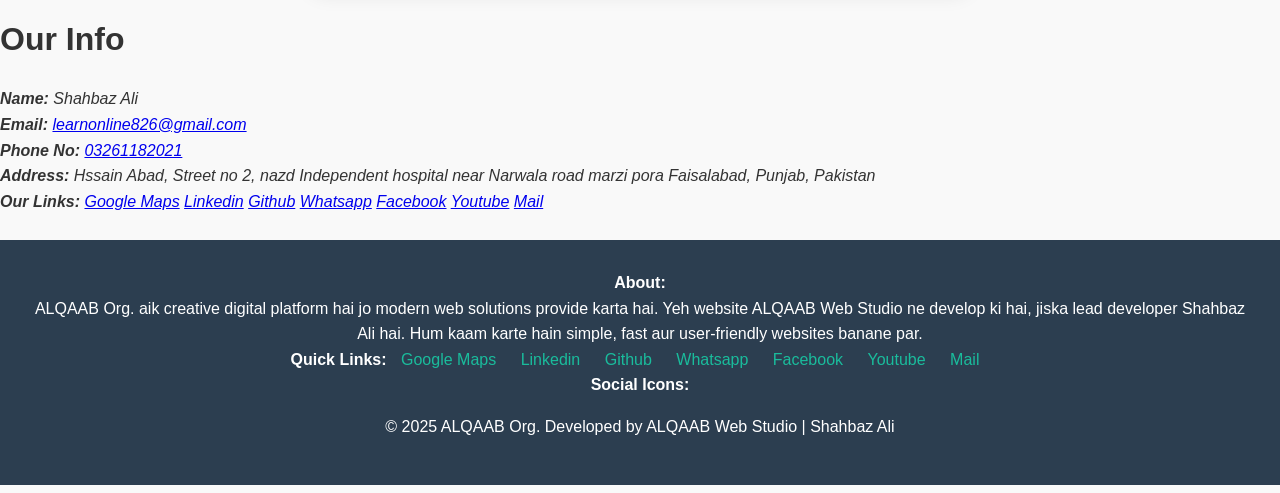
<file: 02-assignment/assign 2 tests/index.html>
<!DOCTYPE html>
<html lang="en">
    <head>
    <meta charset="UTF-8">
    <meta name="viewport" content="width=device-width, initial-scale=1.0">

    <title>Personal Portfolio</title>
    <link rel="stylesheet" href="./CSS/style.css">
    
    <div class="div5">
        <a href="#home">Home</a>
        <a href="#about">About</a>
        <a href="#education">Education</a>
        <a href="#skills">Skills</a>
        <a href="#projects">Projects</a>
        <a href="#gallery">Gallery</a>
        <a href="#contact">Contact</a>
    </div>
    <br><br><br>
    
</head>
<body>
    <div class="main">
        <div class="div3">
        <h1 id="h1">Hi, I’m Shahbaz Ali</h1>
        <h2 class="h22"> <span id="wavy">Developer</span> | Student | Creative Thinker</h2>
        <button class="cvbtn">Download CV</button>
        </div>
        <br>

        <div class="div4">
        <img src="./Assets/1.png" alt="hero section img" id="img1">
        </div>
    </div>
    <br>

    <div class="div6">
        <div class="div1"><img src="./Assets/2.png" alt="secnd img" id="img2"></div>
    
        <div class="div2info">
            <p>
                Name: Shahbaz Ali <br>
                Age: 24 <br>
                City: Faisalabad <br>
                Email: <a href="mailto:learnonline826@gmail.com">learnonline826@gmail.com</a><br>
                Phone: <a href="tel:+923261182021">03261182021</a>
            </p>
            <br>

            <p>Life Journey:<br>
                •	Born → Childhood → School → Work → SMIT → Web Development → Student

            </p>
        </div>
    </div>
    <br>

    <div>
        <span>Sr: No <u>33746</u>
        District: <u>FAISALABAD</u></span>
        <br>
        <span>Roll No: <u>18-443-120
        Tehsil: <u>FAISALABAD CITY</u>
        </u></span>

        <h1>Punjab Examination Commission</h1>
        <img src="./Assets/pec.png" alt="Punjab Examination Commission">
        <h1>RESULT CARD</h1>
        <h2>Grade 5 Examination 2015</h2>

        <span>Student Name: <u>SHAHBAZ ALI</u></span>
        <br>
        <span>Father Name: <u>GHULAM NABI</u></span>
        <br>
        <span>Date of Birth: <u>27-11-2001</u></span>
        <br>

    </div>

    <div>
        
        <table border="1">
           <thead>
            <tr>
                <td>Subject</td>
                <td>Total Marks</td>
                <td>Marks Obtained</td>
            </tr>
           </thead>
        
           <tbody>
            <tr>
                <td>English</td>
                <td>100</td>
                <td>82</td>
            </tr>

            <tr>
                <td>Mathematics</td>
                <td>100</td>
                <td>81</td>
            </tr>

            <tr>
                <td>Urdu</td>
                <td>100</td>
                <td>74</td>
            </tr>

            <tr>
                <td>Islamiyat/Ethics</td>
                <td>100</td>
                <td>77</td>
            </tr>

            <tr>
                <td>General Science</td>
                <td>100</td>
                <td>64</td>
            </tr>

            <tr>
                <td>Total</td>
                <td>500</td>
                <td>378</td>
            </tr>

            <tr>
                <td>Status:</td>
                <td>PASS</td>
                <td></td>
            </tr>
           </tbody>
        </table>
    </div>
    <br>

            <div>2015 – Primary → Govt School Chuhar Majra <br>
                2018 – Middle → Govt School Chuhar Majra <br>
                2019 – 9th class → Millat-e-Islamia Schoola sada bazar <br>
                2020 – Work → Running Works and enjoy Life
                2025 – Web Development → Saylani 
            </div>
            <hr>

        <div>
            <h2>Technical Skills</h2>
            <span>  •	HTML → 90% <br>
                    •	CSS → 80% <br>
                    •	JavaScript → 40% <br>
                    •   Computer Task Managing → 72% <br>
                    •   AI-Driven Software Engineer → 0.524%
            </span>

            <h2>Soft Skills</h2>
            <span>
                •	Communication ☆☆☆☆ <br>
                •	Teamwork ☆☆☆☆ <br>
                •	Creativity ☆☆☆ <br> <br>
                <span><b><big>Languages</big></b> <br>
                    •	English → 95% <br>
                    •	Urdu → 100% <br>
                    •	Hindi → 90%
                </span>
            </span>
        </div>
        
        <div>
            <h1>My Projects</h1>
            <img src="./Assets/port1.png" alt="port1"> <br>
            <span><b>Gloves-Cash-Management-System:</b> <br> Cash management system for Gloves manufacture company 2025 by ALQAAB org | Shahbaz Ali</span>
        </div>

        <div>
            <img src="./Assets/port2.png" alt="port2"> <br>
            <span><b>Monthly Expense Manager:</b> <br> Your personal asisstant, Cashier etc as you wish </span>
        </div>

        <div>
            <img src="./Assets/port3.png" alt="port3"> <br>
            <span><b>ALQAAB-Task-Manager</b> <br> A smart, offline-first task manager with subtasks, priorities, and dark mode. Works in browser - no installation needed.</span>
        </div>
        <br>
        
        <div>
            <form action="./action.php" method="post">
                <h1>Contact Me</h1>
                Name:
                <input type="text" placeholder="enter your name"> <br>

                Phone:
                <input type="number" placeholder="enter your phone no"> <br>

                Email:
                <input type="email" placeholder="enter your email"> 
                <br>

                <textarea name="feedback" id="" rows="8" cols="50">Write your msg here!</textarea>
                <br>
                <button>Submit Form</button>
            </form>
        </div>

        <div>
            <h1>Our Info</h1>
            <address>
                <span><b>Name:</b> Shahbaz Ali <br>
                    <b>Email:</b> <a href="mailto:learnonline826@gmail.com">learnonline826@gmail.com</a> <br>
                    <b>Phone No:</b> <a href="tel:+923261182021">03261182021</a> <br>
                    <b>Address:</b> Hssain Abad, Street no 2, nazd Independent hospital near Narwala road marzi pora Faisalabad, Punjab, Pakistan <br>
                    <b>Our Links:</b> <a href="https://maps.app.goo.gl/VRAW4Poyuh58bCPw5">Google Maps</a> <a href="https://www.linkedin.com/in/alqaaborg">Linkedin</a> <a href="https://github.com/ALQAAB-Org">Github</a> <a href="https://wa.me/923261182021">Whatsapp</a> <a href="https://www.facebook.com/alqaab.org">Facebook</a> <a href="https://www.youtube.com/@ALQAAB_YT_Studio">Youtube</a> <a href="mailto:learnonline826@gmail.com">Mail</a>
                    <br>
                </span>
            </address>
        </div>
        <br>

        <footer>
            <div>
                <b>About:</b> <br>
                ALQAAB Org. aik creative digital platform hai jo modern web solutions provide karta hai. Yeh website ALQAAB Web Studio ne develop ki hai, jiska lead developer Shahbaz Ali hai. Hum kaam karte hain simple, fast aur user-friendly websites banane par.
            </div>

            <div>
                <b>Quick Links:</b> <a href="https://maps.app.goo.gl/VRAW4Poyuh58bCPw5">Google Maps</a> <a href="https://www.linkedin.com/in/alqaaborg">Linkedin</a> <a href="https://github.com/ALQAAB-Org">Github</a> <a href="https://wa.me/923261182021">Whatsapp</a> <a href="https://www.facebook.com/alqaab.org">Facebook</a> <a href="https://www.youtube.com/@ALQAAB_YT_Studio">Youtube</a> <a href="mailto:learnonline826@gmail.com">Mail</a>
            </div>

            <div>
                <b>Social Icons:</b> <br>

            </div>

            <p>© 2025 ALQAAB Org. Developed by ALQAAB Web Studio | Shahbaz Ali</p>
        </footer>


    <!-- 
    <p class="p" >class p</p>
    .p {
    background-color: aqua; }

    <p id="id">id p</p>
    #id {
    background-color: black; } 
    -->
</body>
</html>
</file>
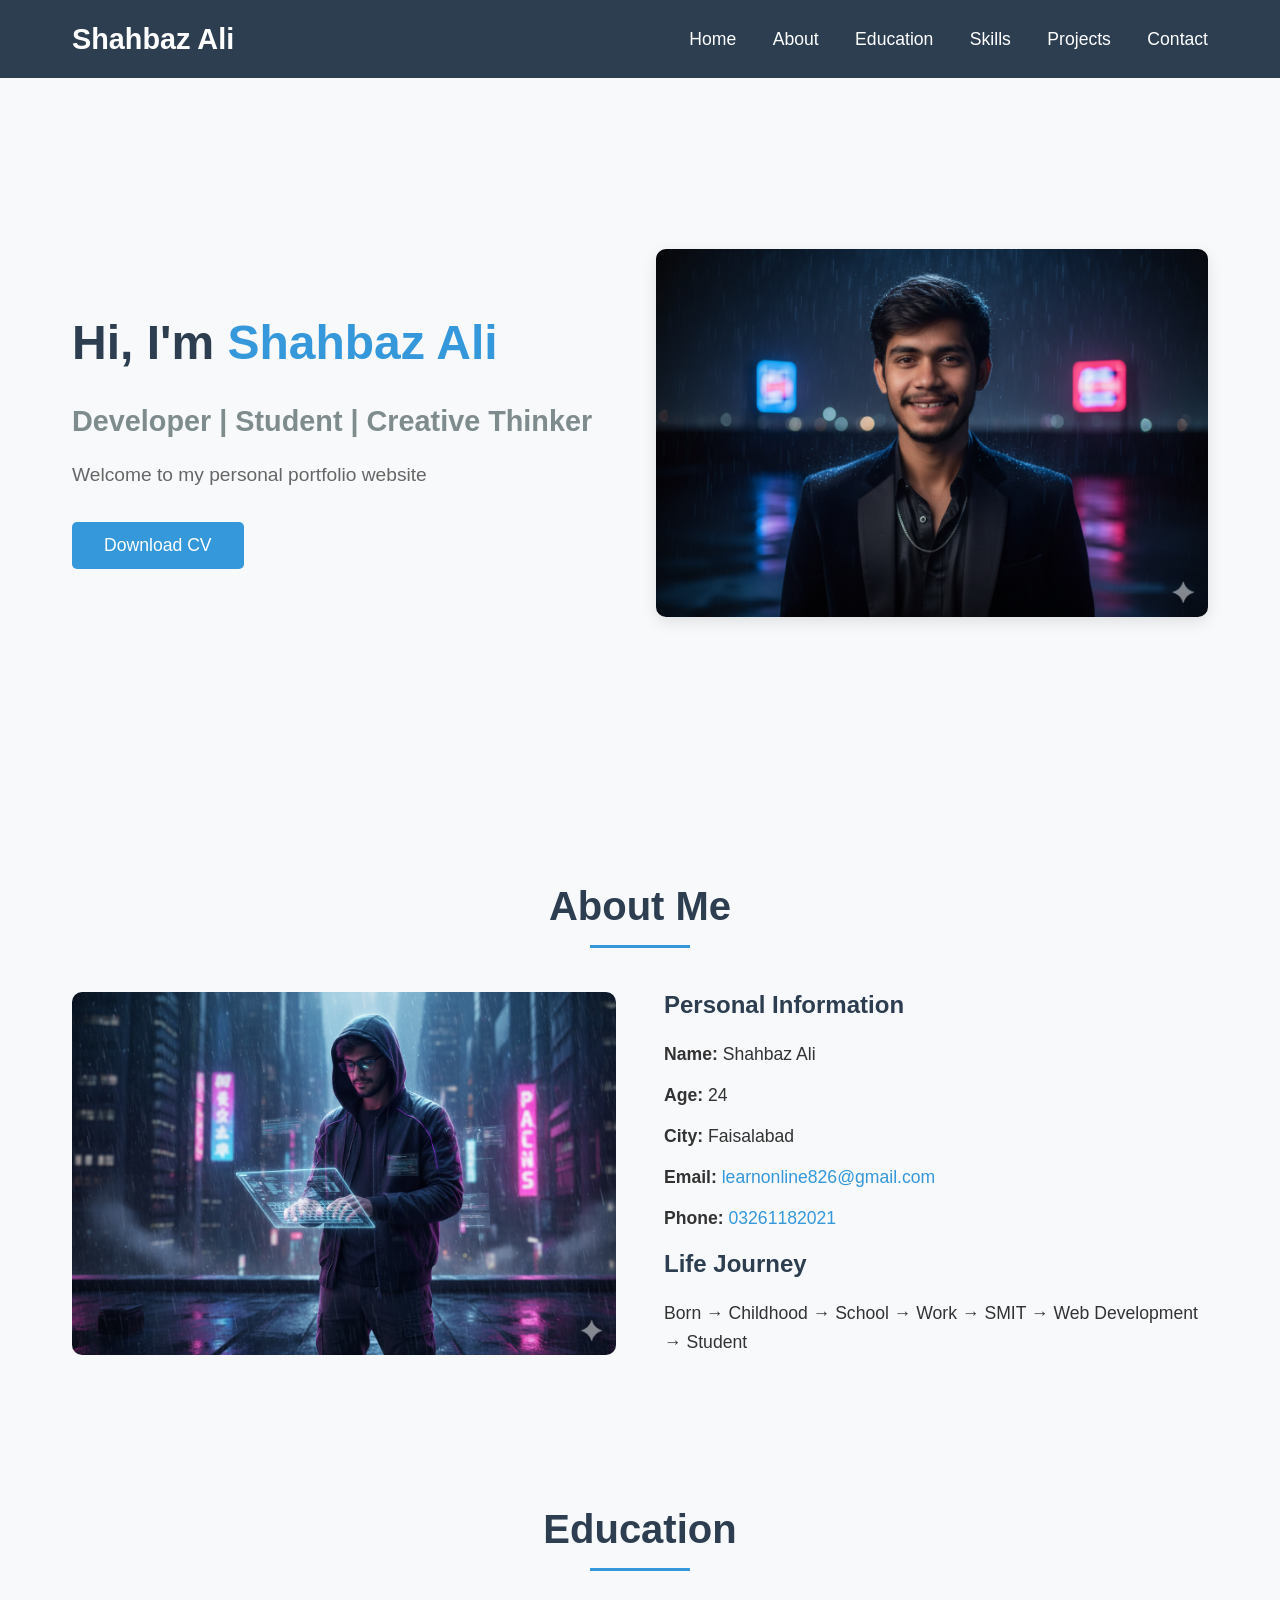
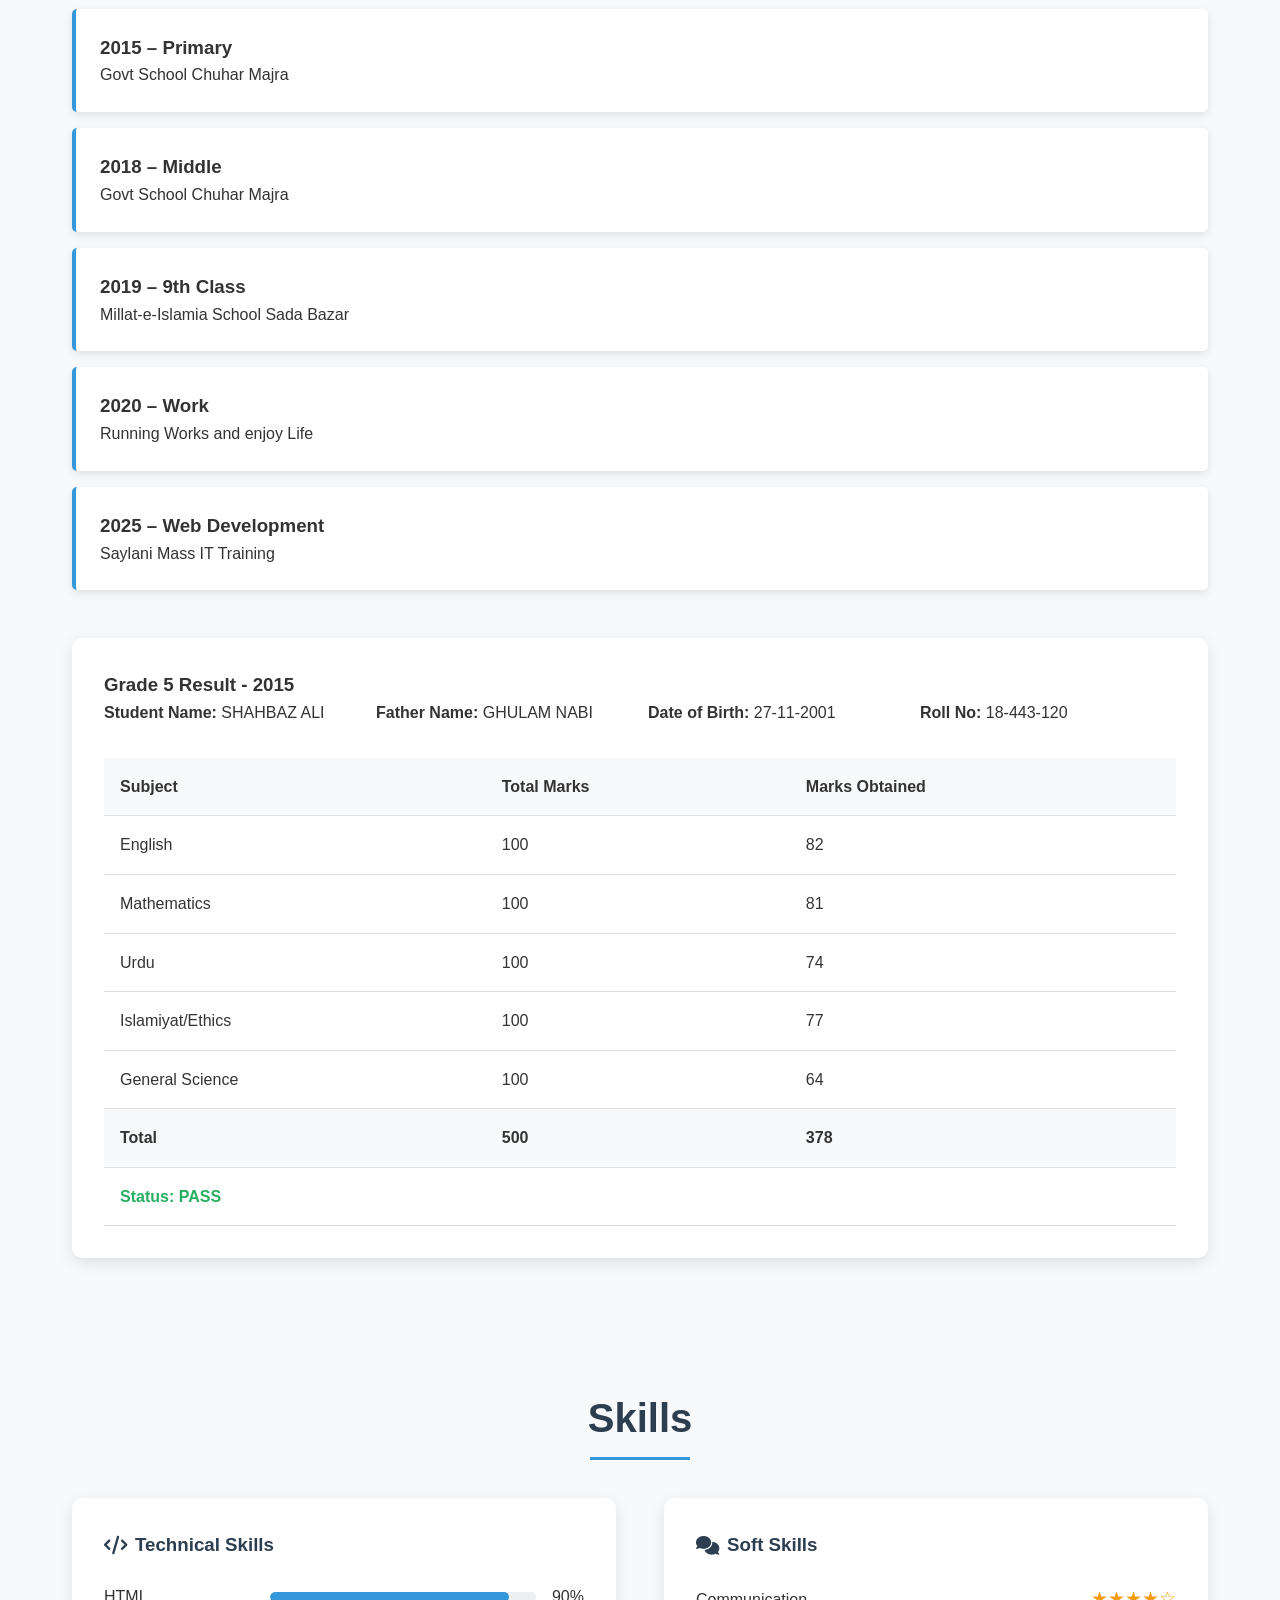
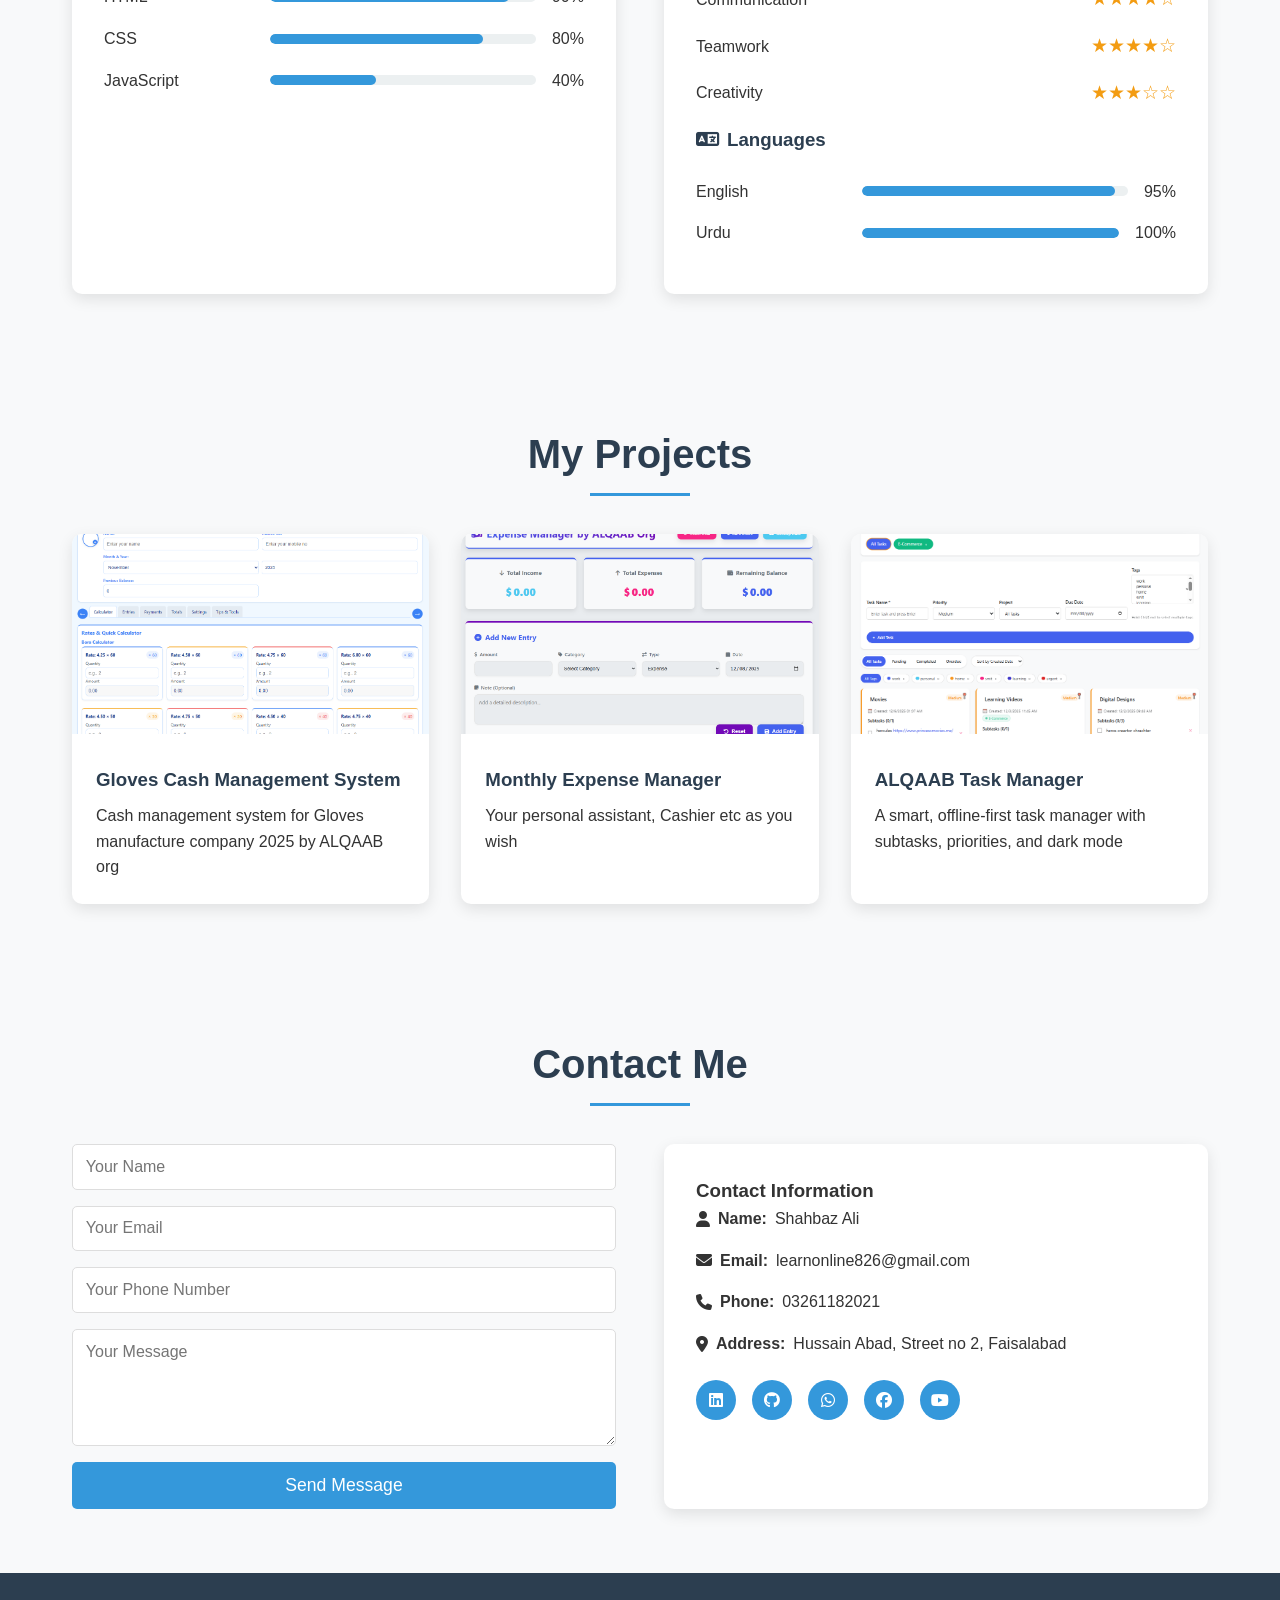
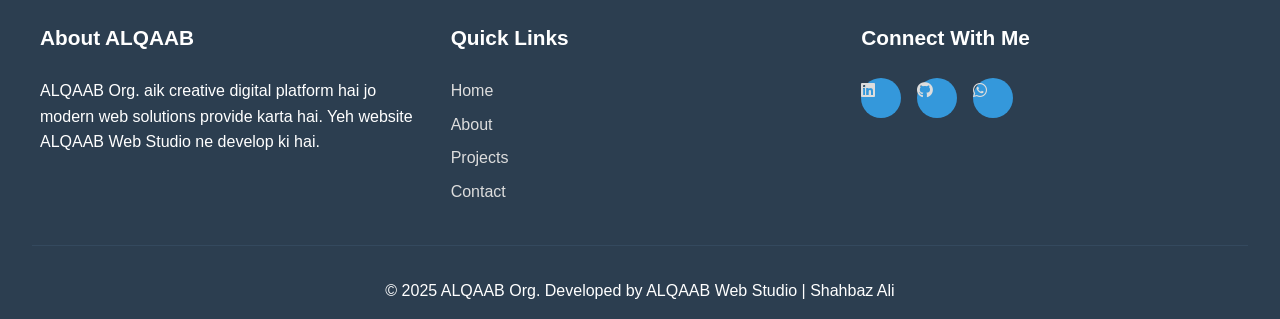
<file: 02-assignment/testing/2/index.html>
<!DOCTYPE html>
<html lang="en">
<head>
    <meta charset="UTF-8">
    <meta name="viewport" content="width=device-width, initial-scale=1.0">
    <title>Shahbaz Ali - Portfolio</title>
    <link rel="stylesheet" href="./CSS/style.css">
    <link rel="stylesheet" href="https://cdnjs.cloudflare.com/ajax/libs/font-awesome/6.4.0/css/all.min.css">
</head>
<body>
    <!-- Navigation Menu -->
    <nav class="navbar">
        <div class="nav-container">
            <div class="logo">Shahbaz Ali</div>
            <div class="nav-links">
                <a href="#home">Home</a>
                <a href="#about">About</a>
                <a href="#education">Education</a>
                <a href="#skills">Skills</a>
                <a href="#projects">Projects</a>
                <a href="#contact">Contact</a>
            </div>
        </div>
    </nav>

    <!-- Hero Section -->
    <section id="home" class="hero">
        <div class="hero-content">
            <h1>Hi, I'm <span class="highlight">Shahbaz Ali</span></h1>
            <h2>Developer | Student | Creative Thinker</h2>
            <p>Welcome to my personal portfolio website</p>
            <button class="btn">Download CV</button>
        </div>
        <div class="hero-image">
            <img src="./Assets/1.png" alt="Shahbaz Ali">
        </div>
    </section>

    <!-- About Section -->
    <section id="about" class="about">
        <h2 class="section-title">About Me</h2>
        <div class="about-container">
            <div class="about-image">
                <img src="./Assets/2.png" alt="About Me">
            </div>
            <div class="about-info">
                <h3>Personal Information</h3>
                <p><strong>Name:</strong> Shahbaz Ali</p>
                <p><strong>Age:</strong> 24</p>
                <p><strong>City:</strong> Faisalabad</p>
                <p><strong>Email:</strong> <a href="mailto:learnonline826@gmail.com">learnonline826@gmail.com</a></p>
                <p><strong>Phone:</strong> <a href="tel:+923261182021">03261182021</a></p>
                
                <h3>Life Journey</h3>
                <p>Born → Childhood → School → Work → SMIT → Web Development → Student</p>
            </div>
        </div>
    </section>

    <!-- Education Section -->
    <section id="education" class="education">
        <h2 class="section-title">Education</h2>
        
        <div class="timeline">
            <div class="timeline-item">
                <h3>2015 – Primary</h3>
                <p>Govt School Chuhar Majra</p>
            </div>
            <div class="timeline-item">
                <h3>2018 – Middle</h3>
                <p>Govt School Chuhar Majra</p>
            </div>
            <div class="timeline-item">
                <h3>2019 – 9th Class</h3>
                <p>Millat-e-Islamia School Sada Bazar</p>
            </div>
            <div class="timeline-item">
                <h3>2020 – Work</h3>
                <p>Running Works and enjoy Life</p>
            </div>
            <div class="timeline-item">
                <h3>2025 – Web Development</h3>
                <p>Saylani Mass IT Training</p>
            </div>
        </div>

        <div class="result-card">
            <h3>Grade 5 Result - 2015</h3>
            <div class="result-info">
                <p><strong>Student Name:</strong> SHAHBAZ ALI</p>
                <p><strong>Father Name:</strong> GHULAM NABI</p>
                <p><strong>Date of Birth:</strong> 27-11-2001</p>
                <p><strong>Roll No:</strong> 18-443-120</p>
            </div>
            
            <table class="marks-table">
                <thead>
                    <tr>
                        <th>Subject</th>
                        <th>Total Marks</th>
                        <th>Marks Obtained</th>
                    </tr>
                </thead>
                <tbody>
                    <tr><td>English</td><td>100</td><td>82</td></tr>
                    <tr><td>Mathematics</td><td>100</td><td>81</td></tr>
                    <tr><td>Urdu</td><td>100</td><td>74</td></tr>
                    <tr><td>Islamiyat/Ethics</td><td>100</td><td>77</td></tr>
                    <tr><td>General Science</td><td>100</td><td>64</td></tr>
                    <tr class="total-row"><td><strong>Total</strong></td><td><strong>500</strong></td><td><strong>378</strong></td></tr>
                    <tr><td colspan="3" class="status"><strong>Status: PASS</strong></td></tr>
                </tbody>
            </table>
        </div>
    </section>

    <!-- Skills Section -->
    <section id="skills" class="skills">
        <h2 class="section-title">Skills</h2>
        
        <div class="skills-container">
            <div class="skill-category">
                <h3><i class="fas fa-code"></i> Technical Skills</h3>
                <div class="skill-item">
                    <span>HTML</span>
                    <div class="skill-bar"><div class="skill-level" style="width: 90%"></div></div>
                    <span>90%</span>
                </div>
                <div class="skill-item">
                    <span>CSS</span>
                    <div class="skill-bar"><div class="skill-level" style="width: 80%"></div></div>
                    <span>80%</span>
                </div>
                <div class="skill-item">
                    <span>JavaScript</span>
                    <div class="skill-bar"><div class="skill-level" style="width: 40%"></div></div>
                    <span>40%</span>
                </div>
            </div>
            
            <div class="skill-category">
                <h3><i class="fas fa-comments"></i> Soft Skills</h3>
                <div class="soft-skill">
                    <span>Communication</span>
                    <div class="stars">★★★★☆</div>
                </div>
                <div class="soft-skill">
                    <span>Teamwork</span>
                    <div class="stars">★★★★☆</div>
                </div>
                <div class="soft-skill">
                    <span>Creativity</span>
                    <div class="stars">★★★☆☆</div>
                </div>
                
                <h3><i class="fas fa-language"></i> Languages</h3>
                <div class="skill-item">
                    <span>English</span>
                    <div class="skill-bar"><div class="skill-level" style="width: 95%"></div></div>
                    <span>95%</span>
                </div>
                <div class="skill-item">
                    <span>Urdu</span>
                    <div class="skill-bar"><div class="skill-level" style="width: 100%"></div></div>
                    <span>100%</span>
                </div>
            </div>
        </div>
    </section>

    <!-- Projects Section -->
    <section id="projects" class="projects">
        <h2 class="section-title">My Projects</h2>
        
        <div class="projects-grid">
            <div class="project-card">
                <img src="./Assets/port1.png" alt="Gloves Cash Management System">
                <div class="project-info">
                    <h3>Gloves Cash Management System</h3>
                    <p>Cash management system for Gloves manufacture company 2025 by ALQAAB org</p>
                </div>
            </div>
            
            <div class="project-card">
                <img src="./Assets/port2.png" alt="Monthly Expense Manager">
                <div class="project-info">
                    <h3>Monthly Expense Manager</h3>
                    <p>Your personal assistant, Cashier etc as you wish</p>
                </div>
            </div>
            
            <div class="project-card">
                <img src="./Assets/port3.png" alt="ALQAAB Task Manager">
                <div class="project-info">
                    <h3>ALQAAB Task Manager</h3>
                    <p>A smart, offline-first task manager with subtasks, priorities, and dark mode</p>
                </div>
            </div>
        </div>
    </section>

    <!-- Contact Section -->
    <section id="contact" class="contact">
        <h2 class="section-title">Contact Me</h2>
        
        <div class="contact-container">
            <div class="contact-form">
                <form action="./action.php" method="post">
                    <input type="text" name="name" placeholder="Your Name" required>
                    <input type="email" name="email" placeholder="Your Email" required>
                    <input type="tel" name="phone" placeholder="Your Phone Number">
                    <textarea name="message" rows="5" placeholder="Your Message" required></textarea>
                    <button type="submit" class="btn">Send Message</button>
                </form>
            </div>
            
            <div class="contact-info">
                <h3>Contact Information</h3>
                <p><i class="fas fa-user"></i> <strong>Name:</strong> Shahbaz Ali</p>
                <p><i class="fas fa-envelope"></i> <strong>Email:</strong> learnonline826@gmail.com</p>
                <p><i class="fas fa-phone"></i> <strong>Phone:</strong> 03261182021</p>
                <p><i class="fas fa-map-marker-alt"></i> <strong>Address:</strong> Hussain Abad, Street no 2, Faisalabad</p>
                
                <div class="social-links">
                    <a href="https://www.linkedin.com/in/alqaaborg"><i class="fab fa-linkedin"></i></a>
                    <a href="https://github.com/ALQAAB-Org"><i class="fab fa-github"></i></a>
                    <a href="https://wa.me/923261182021"><i class="fab fa-whatsapp"></i></a>
                    <a href="https://www.facebook.com/alqaab.org"><i class="fab fa-facebook"></i></a>
                    <a href="https://www.youtube.com/@ALQAAB_YT_Studio"><i class="fab fa-youtube"></i></a>
                </div>
            </div>
        </div>
    </section>

    <!-- Footer -->
    <footer class="footer">
        <div class="footer-content">
            <div class="footer-section">
                <h3>About ALQAAB</h3>
                <p>ALQAAB Org. aik creative digital platform hai jo modern web solutions provide karta hai. Yeh website ALQAAB Web Studio ne develop ki hai.</p>
            </div>
            
            <div class="footer-section">
                <h3>Quick Links</h3>
                <a href="#home">Home</a>
                <a href="#about">About</a>
                <a href="#projects">Projects</a>
                <a href="#contact">Contact</a>
            </div>
            
            <div class="footer-section">
                <h3>Connect With Me</h3>
                <div class="social-links">
                    <a href="https://www.linkedin.com/in/alqaaborg"><i class="fab fa-linkedin"></i></a>
                    <a href="https://github.com/ALQAAB-Org"><i class="fab fa-github"></i></a>
                    <a href="https://wa.me/923261182021"><i class="fab fa-whatsapp"></i></a>
                </div>
            </div>
        </div>
        
        <div class="footer-bottom">
            <p>© 2025 ALQAAB Org. Developed by ALQAAB Web Studio | Shahbaz Ali</p>
        </div>
    </footer>
</body>
</html>
</file>
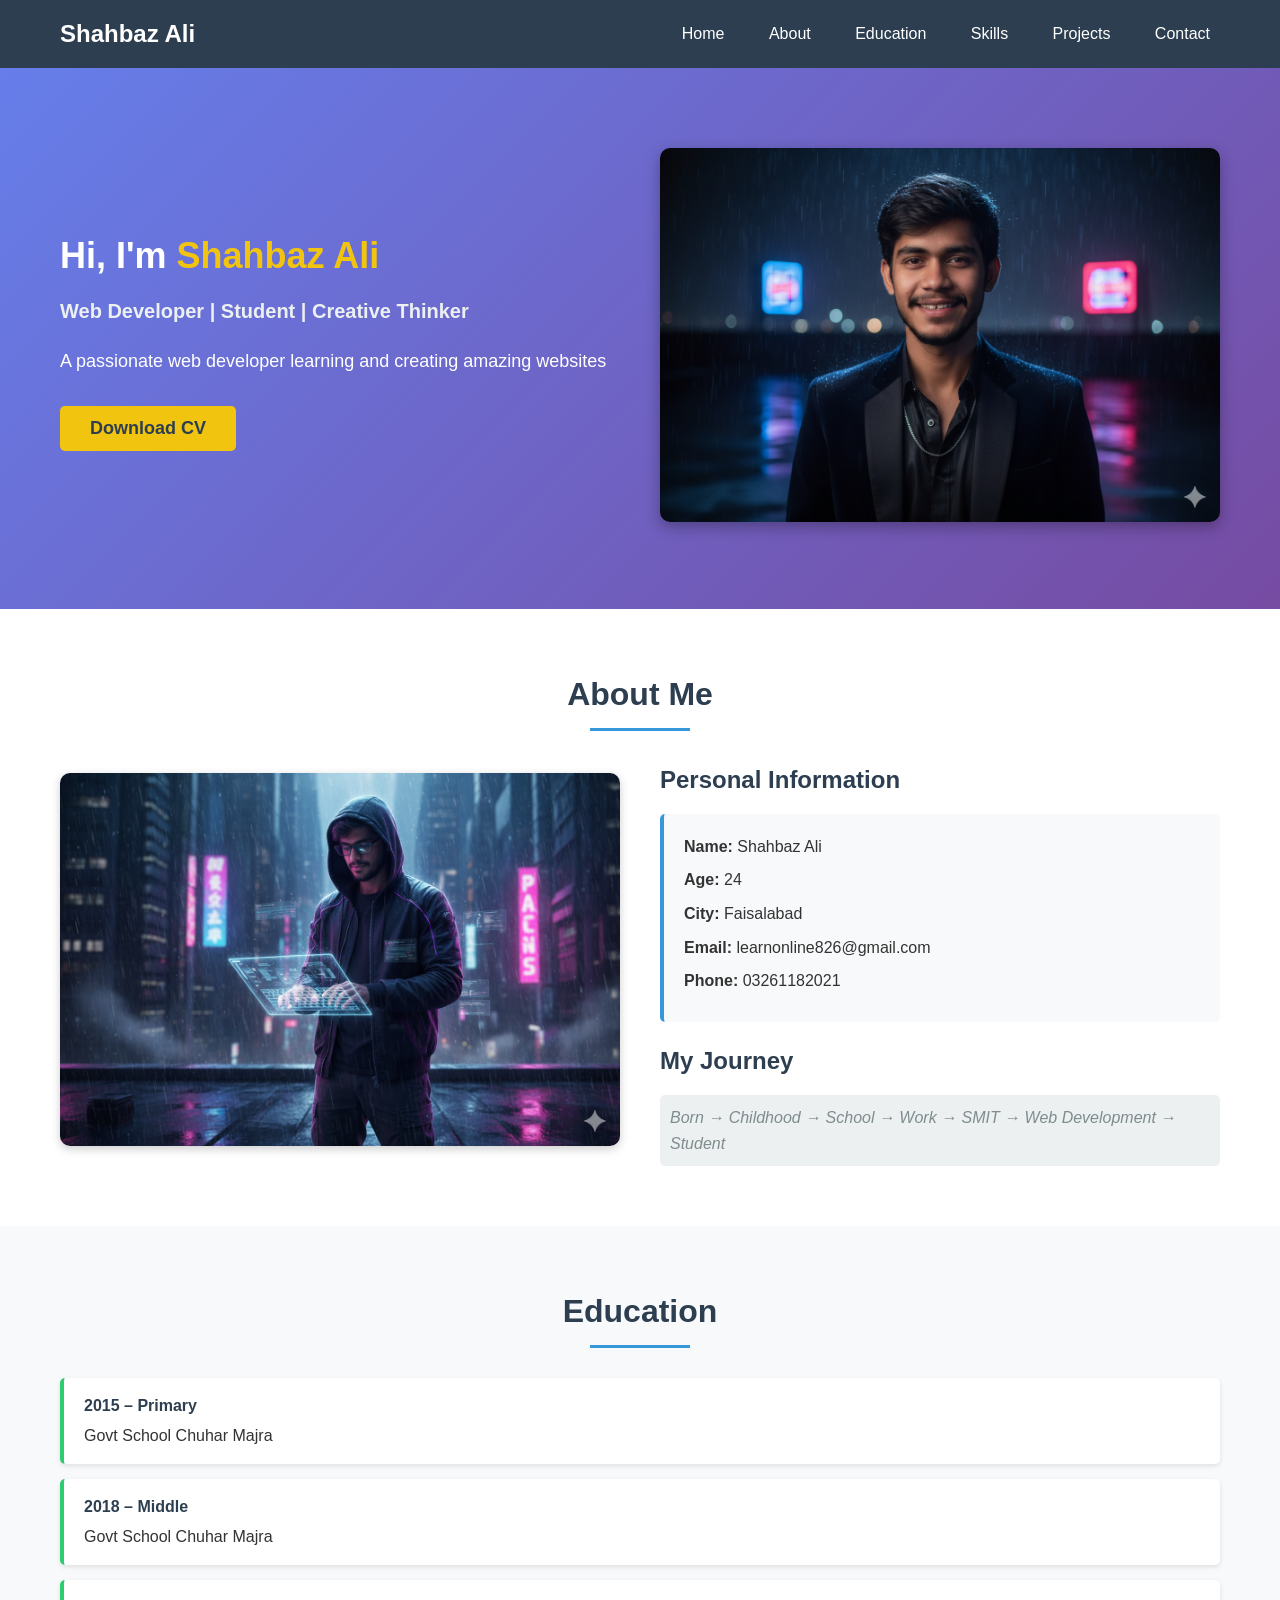
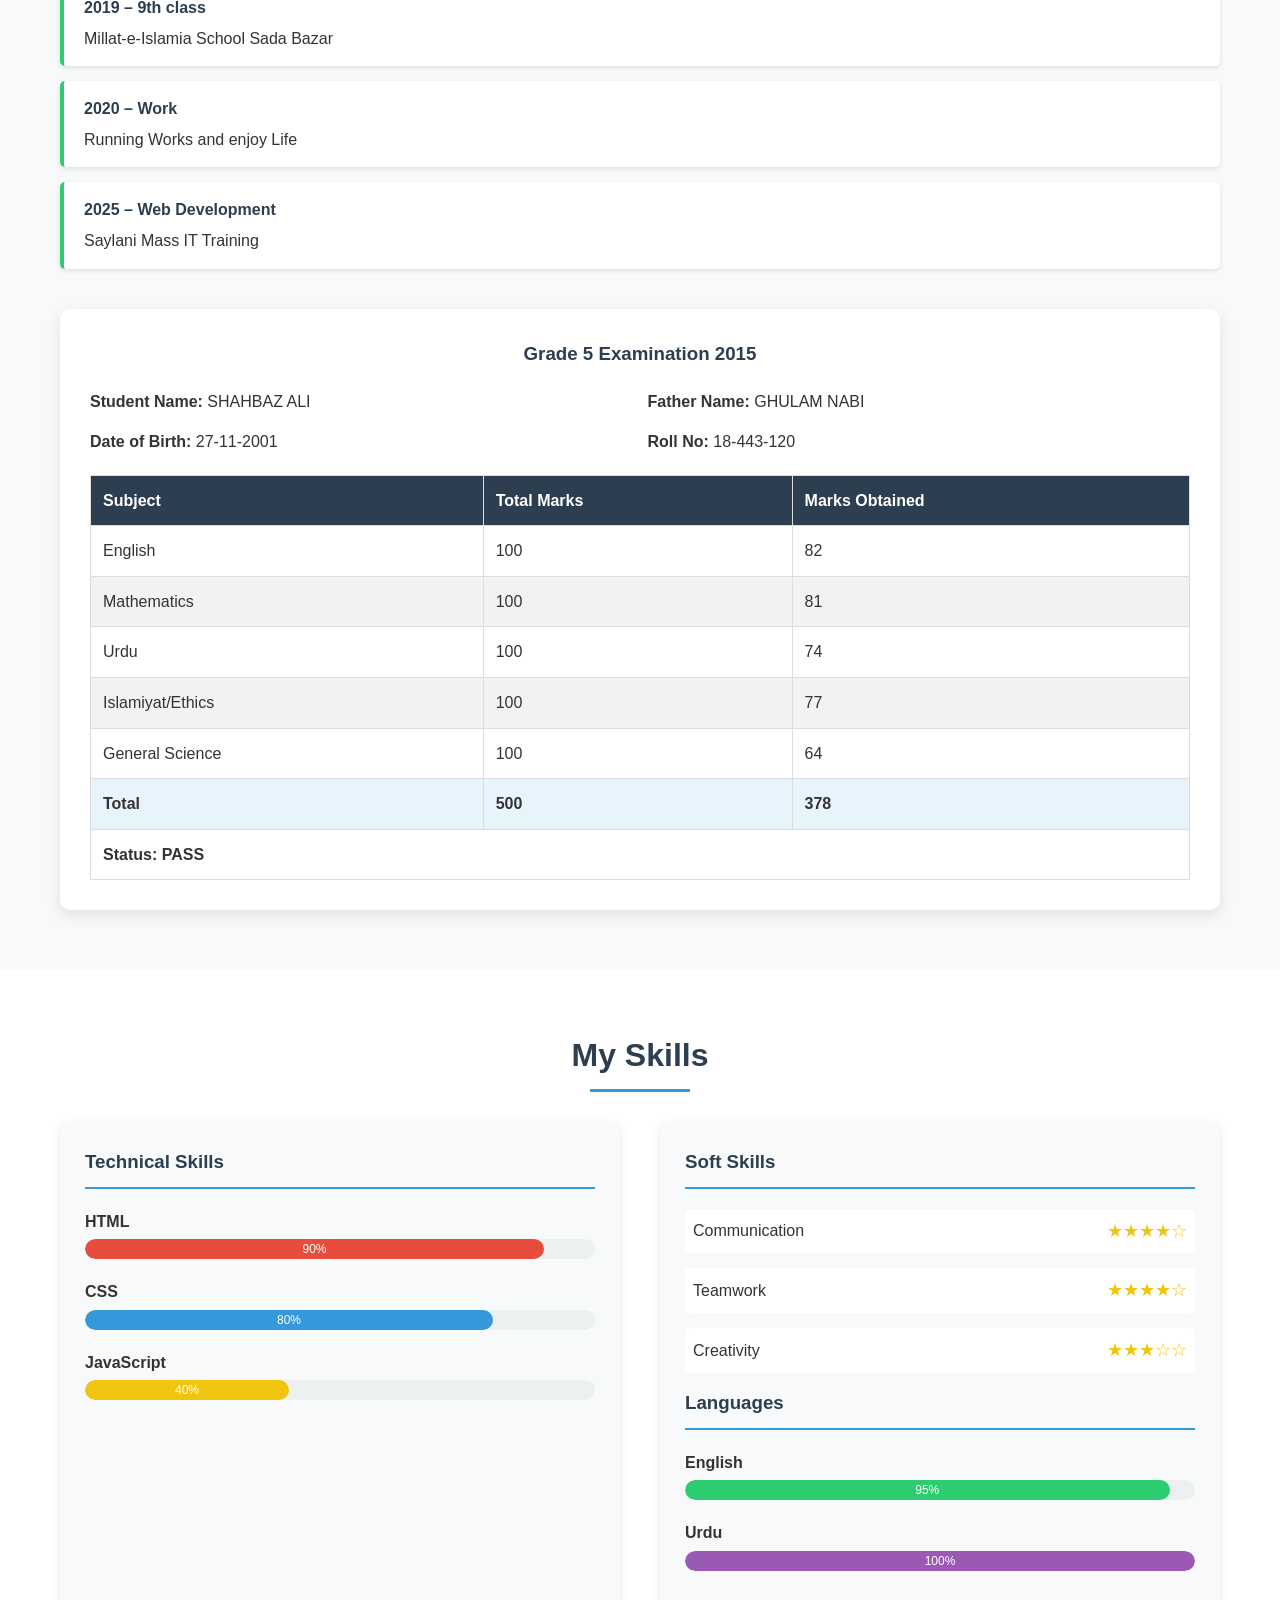
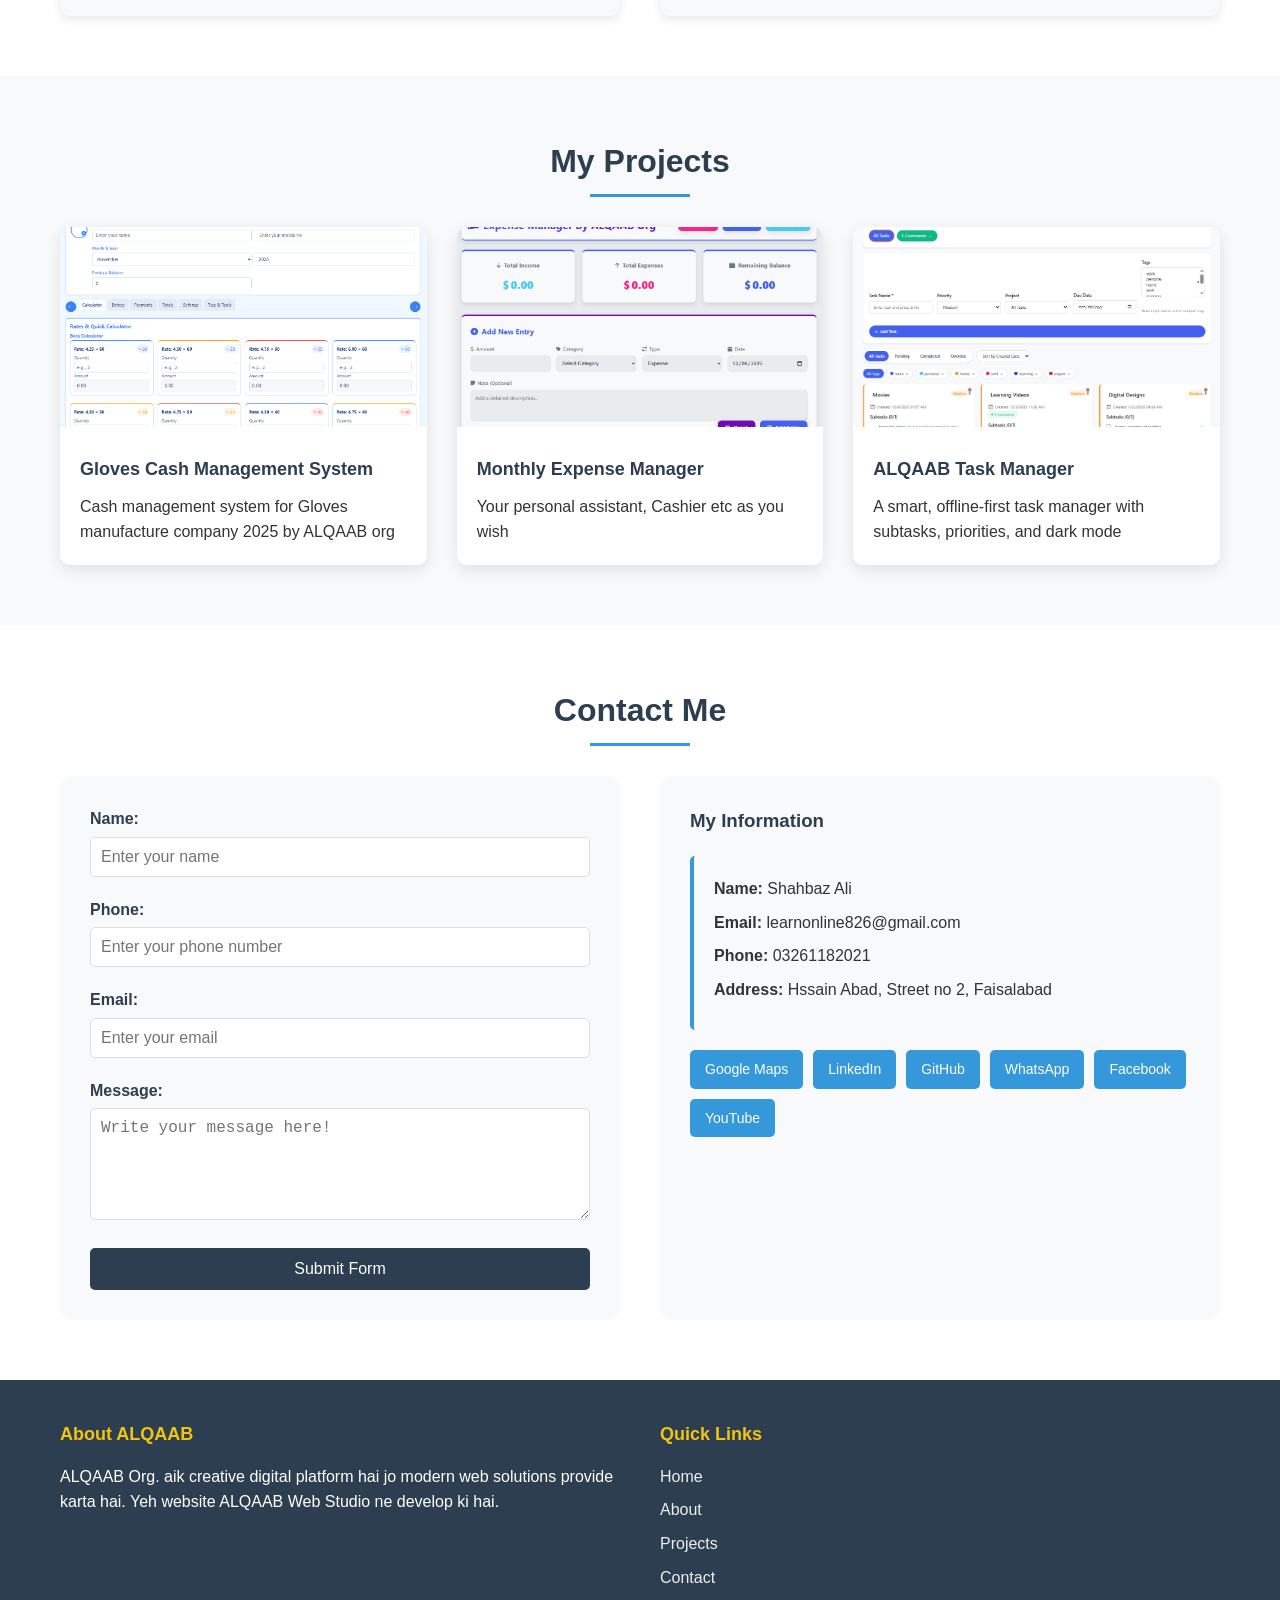
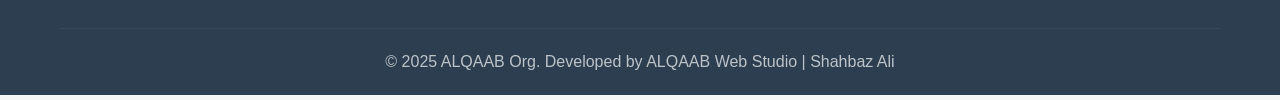
<file: 02-assignment/testing/3/index.html>
<!DOCTYPE html>
<html lang="en">
<head>
    <meta charset="UTF-8">
    <meta name="viewport" content="width=device-width, initial-scale=1.0">
    <title>Shahbaz Ali - Portfolio</title>
    <link rel="stylesheet" href="style.css">
</head>
<body>
    <!-- Header Section -->
    <header class="header">
        <div class="container">
            <h1 class="logo">Shahbaz Ali</h1>
            <nav class="navbar">
                <a href="#home">Home</a>
                <a href="#about">About</a>
                <a href="#education">Education</a>
                <a href="#skills">Skills</a>
                <a href="#projects">Projects</a>
                <a href="#contact">Contact</a>
            </nav>
        </div>
    </header>

    <!-- Home Section -->
    <section id="home" class="home-section">
        <div class="container">
            <div class="home-content">
                <div class="home-text">
                    <h2>Hi, I'm <span class="name">Shahbaz Ali</span></h2>
                    <h3>Web Developer | Student | Creative Thinker</h3>
                    <p>A passionate web developer learning and creating amazing websites</p>
                    <button class="cv-button">Download CV</button>
                </div>
                <div class="home-image">
                    <img src="Assets/1.png" alt="Shahbaz Ali">
                </div>
            </div>
        </div>
    </section>

    <!-- About Section -->
    <section id="about" class="about-section">
        <div class="container">
            <h2 class="section-title">About Me</h2>
            <div class="about-content">
                <div class="about-image">
                    <img src="Assets/2.png" alt="About Me">
                </div>
                <div class="about-info">
                    <h3>Personal Information</h3>
                    <div class="info-box">
                        <p><strong>Name:</strong> Shahbaz Ali</p>
                        <p><strong>Age:</strong> 24</p>
                        <p><strong>City:</strong> Faisalabad</p>
                        <p><strong>Email:</strong> learnonline826@gmail.com</p>
                        <p><strong>Phone:</strong> 03261182021</p>
                    </div>
                    
                    <h3>My Journey</h3>
                    <p class="journey">Born → Childhood → School → Work → SMIT → Web Development → Student</p>
                </div>
            </div>
        </div>
    </section>

    <!-- Education Section -->
    <section id="education" class="education-section">
        <div class="container">
            <h2 class="section-title">Education</h2>
            
            <div class="education-timeline">
                <div class="timeline-item">
                    <h4>2015 – Primary</h4>
                    <p>Govt School Chuhar Majra</p>
                </div>
                <div class="timeline-item">
                    <h4>2018 – Middle</h4>
                    <p>Govt School Chuhar Majra</p>
                </div>
                <div class="timeline-item">
                    <h4>2019 – 9th class</h4>
                    <p>Millat-e-Islamia School Sada Bazar</p>
                </div>
                <div class="timeline-item">
                    <h4>2020 – Work</h4>
                    <p>Running Works and enjoy Life</p>
                </div>
                <div class="timeline-item">
                    <h4>2025 – Web Development</h4>
                    <p>Saylani Mass IT Training</p>
                </div>
            </div>

            <!-- Result Card -->
            <div class="result-card">
                <h3>Grade 5 Examination 2015</h3>
                <div class="result-info">
                    <p><strong>Student Name:</strong> SHAHBAZ ALI</p>
                    <p><strong>Father Name:</strong> GHULAM NABI</p>
                    <p><strong>Date of Birth:</strong> 27-11-2001</p>
                    <p><strong>Roll No:</strong> 18-443-120</p>
                </div>
                
                <table class="marks-table">
                    <thead>
                        <tr>
                            <th>Subject</th>
                            <th>Total Marks</th>
                            <th>Marks Obtained</th>
                        </tr>
                    </thead>
                    <tbody>
                        <tr><td>English</td><td>100</td><td>82</td></tr>
                        <tr><td>Mathematics</td><td>100</td><td>81</td></tr>
                        <tr><td>Urdu</td><td>100</td><td>74</td></tr>
                        <tr><td>Islamiyat/Ethics</td><td>100</td><td>77</td></tr>
                        <tr><td>General Science</td><td>100</td><td>64</td></tr>
                        <tr class="total-row"><td><strong>Total</strong></td><td><strong>500</strong></td><td><strong>378</strong></td></tr>
                        <tr><td colspan="3"><strong>Status: PASS</strong></td></tr>
                    </tbody>
                </table>
            </div>
        </div>
    </section>

    <!-- Skills Section -->
    <section id="skills" class="skills-section">
        <div class="container">
            <h2 class="section-title">My Skills</h2>
            
            <div class="skills-container">
                <div class="skill-category">
                    <h3>Technical Skills</h3>
                    <div class="skill-item">
                        <span>HTML</span>
                        <div class="skill-bar"><div class="skill-level html">90%</div></div>
                    </div>
                    <div class="skill-item">
                        <span>CSS</span>
                        <div class="skill-bar"><div class="skill-level css">80%</div></div>
                    </div>
                    <div class="skill-item">
                        <span>JavaScript</span>
                        <div class="skill-bar"><div class="skill-level js">40%</div></div>
                    </div>
                </div>
                
                <div class="skill-category">
                    <h3>Soft Skills</h3>
                    <div class="soft-skill">
                        <span>Communication</span>
                        <span class="stars">★★★★☆</span>
                    </div>
                    <div class="soft-skill">
                        <span>Teamwork</span>
                        <span class="stars">★★★★☆</span>
                    </div>
                    <div class="soft-skill">
                        <span>Creativity</span>
                        <span class="stars">★★★☆☆</span>
                    </div>
                    
                    <h3>Languages</h3>
                    <div class="skill-item">
                        <span>English</span>
                        <div class="skill-bar"><div class="skill-level english">95%</div></div>
                    </div>
                    <div class="skill-item">
                        <span>Urdu</span>
                        <div class="skill-bar"><div class="skill-level urdu">100%</div></div>
                    </div>
                </div>
            </div>
        </div>
    </section>

    <!-- Projects Section -->
    <section id="projects" class="projects-section">
        <div class="container">
            <h2 class="section-title">My Projects</h2>
            
            <div class="projects-grid">
                <div class="project-card">
                    <img src="Assets/port1.png" alt="Gloves Cash Management System">
                    <div class="project-details">
                        <h4>Gloves Cash Management System</h4>
                        <p>Cash management system for Gloves manufacture company 2025 by ALQAAB org</p>
                    </div>
                </div>
                
                <div class="project-card">
                    <img src="Assets/port2.png" alt="Monthly Expense Manager">
                    <div class="project-details">
                        <h4>Monthly Expense Manager</h4>
                        <p>Your personal assistant, Cashier etc as you wish</p>
                    </div>
                </div>
                
                <div class="project-card">
                    <img src="Assets/port3.png" alt="ALQAAB Task Manager">
                    <div class="project-details">
                        <h4>ALQAAB Task Manager</h4>
                        <p>A smart, offline-first task manager with subtasks, priorities, and dark mode</p>
                    </div>
                </div>
            </div>
        </div>
    </section>

    <!-- Contact Section -->
    <section id="contact" class="contact-section">
        <div class="container">
            <h2 class="section-title">Contact Me</h2>
            
            <div class="contact-container">
                <div class="contact-form">
                    <form action="#" method="post">
                        <div class="form-group">
                            <label for="name">Name:</label>
                            <input type="text" id="name" placeholder="Enter your name">
                        </div>
                        
                        <div class="form-group">
                            <label for="phone">Phone:</label>
                            <input type="text" id="phone" placeholder="Enter your phone number">
                        </div>
                        
                        <div class="form-group">
                            <label for="email">Email:</label>
                            <input type="email" id="email" placeholder="Enter your email">
                        </div>
                        
                        <div class="form-group">
                            <label for="message">Message:</label>
                            <textarea id="message" rows="5" placeholder="Write your message here!"></textarea>
                        </div>
                        
                        <button type="submit" class="submit-btn">Submit Form</button>
                    </form>
                </div>
                
                <div class="contact-info">
                    <h3>My Information</h3>
                    <div class="info-box">
                        <p><strong>Name:</strong> Shahbaz Ali</p>
                        <p><strong>Email:</strong> learnonline826@gmail.com</p>
                        <p><strong>Phone:</strong> 03261182021</p>
                        <p><strong>Address:</strong> Hssain Abad, Street no 2, Faisalabad</p>
                    </div>
                    
                    <div class="social-links">
                        <a href="#">Google Maps</a>
                        <a href="#">LinkedIn</a>
                        <a href="#">GitHub</a>
                        <a href="#">WhatsApp</a>
                        <a href="#">Facebook</a>
                        <a href="#">YouTube</a>
                    </div>
                </div>
            </div>
        </div>
    </section>

    <!-- Footer -->
    <footer class="footer">
        <div class="container">
            <div class="footer-content">
                <div class="footer-section">
                    <h4>About ALQAAB</h4>
                    <p>ALQAAB Org. aik creative digital platform hai jo modern web solutions provide karta hai. Yeh website ALQAAB Web Studio ne develop ki hai.</p>
                </div>
                
                <div class="footer-section">
                    <h4>Quick Links</h4>
                    <a href="#home">Home</a>
                    <a href="#about">About</a>
                    <a href="#projects">Projects</a>
                    <a href="#contact">Contact</a>
                </div>
            </div>
            
            <div class="footer-bottom">
                <p>© 2025 ALQAAB Org. Developed by ALQAAB Web Studio | Shahbaz Ali</p>
            </div>
        </div>
    </footer>
</body>
</html>
</file>
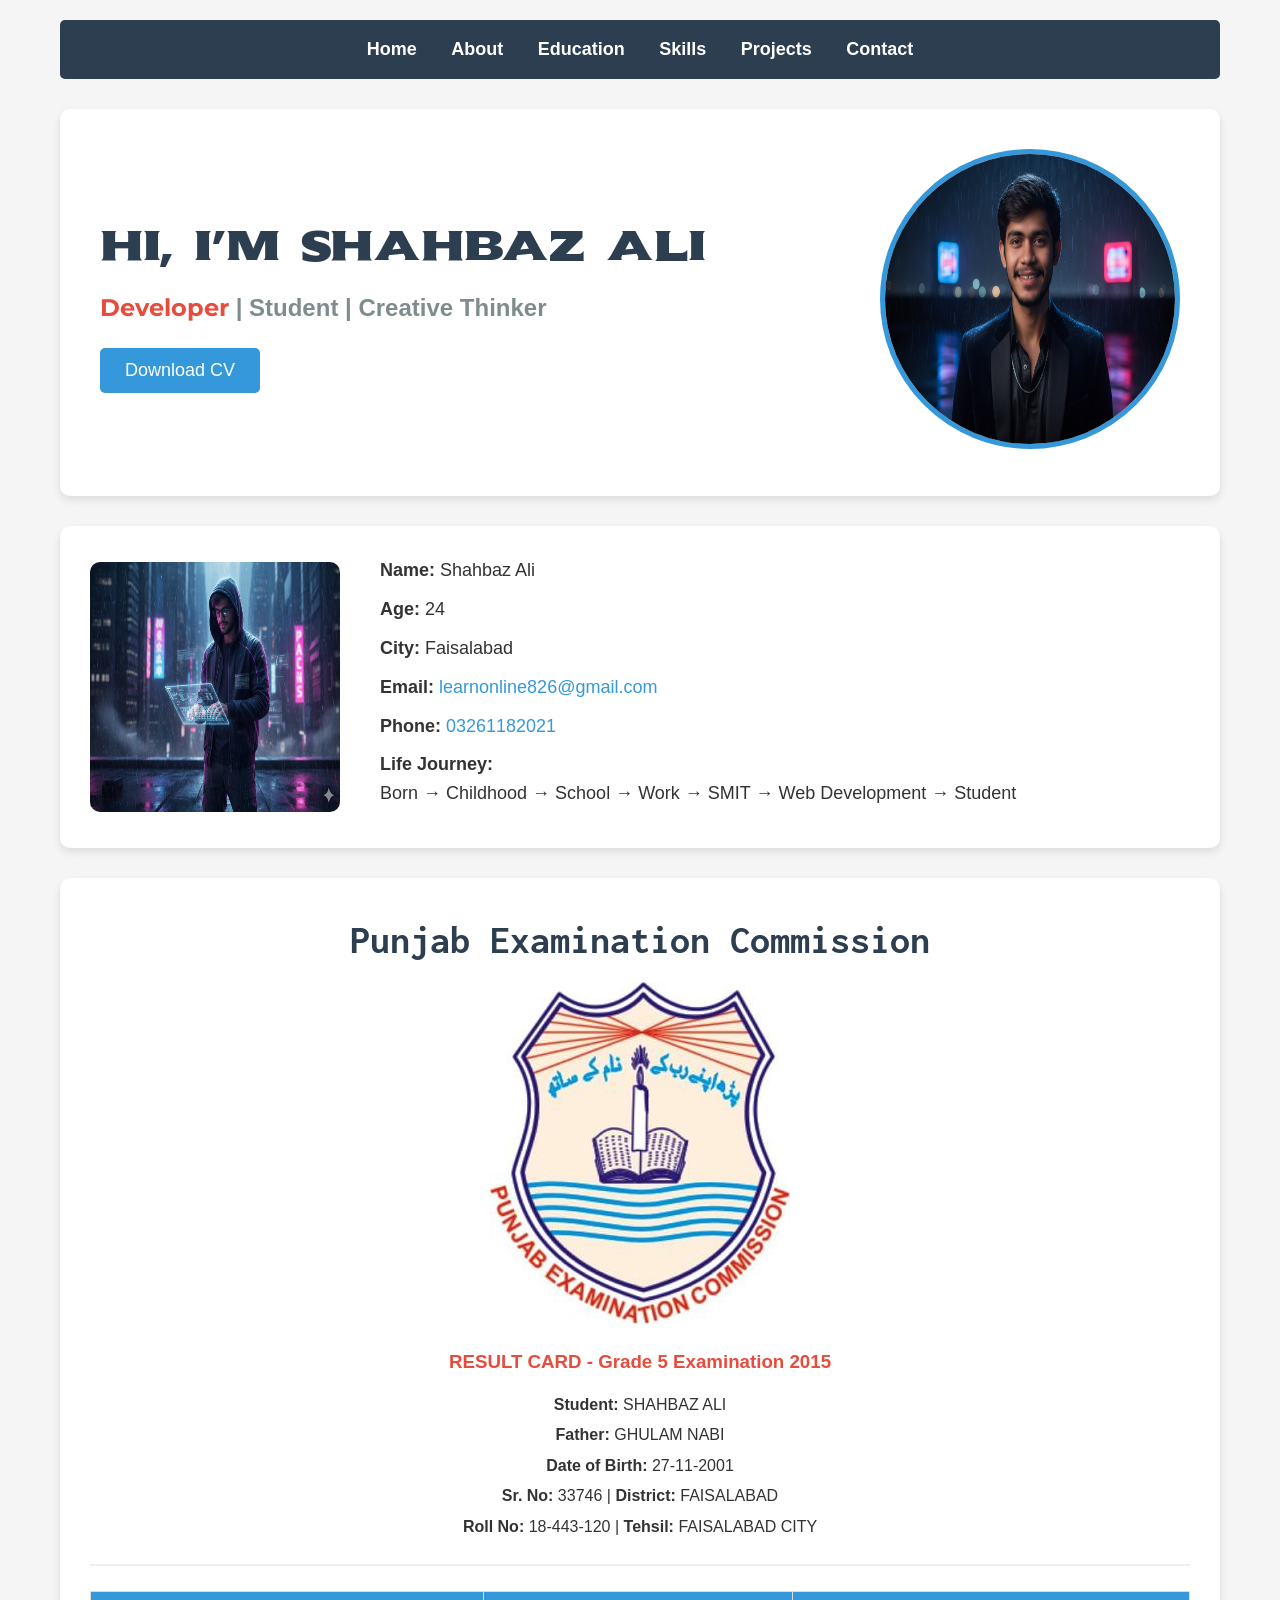
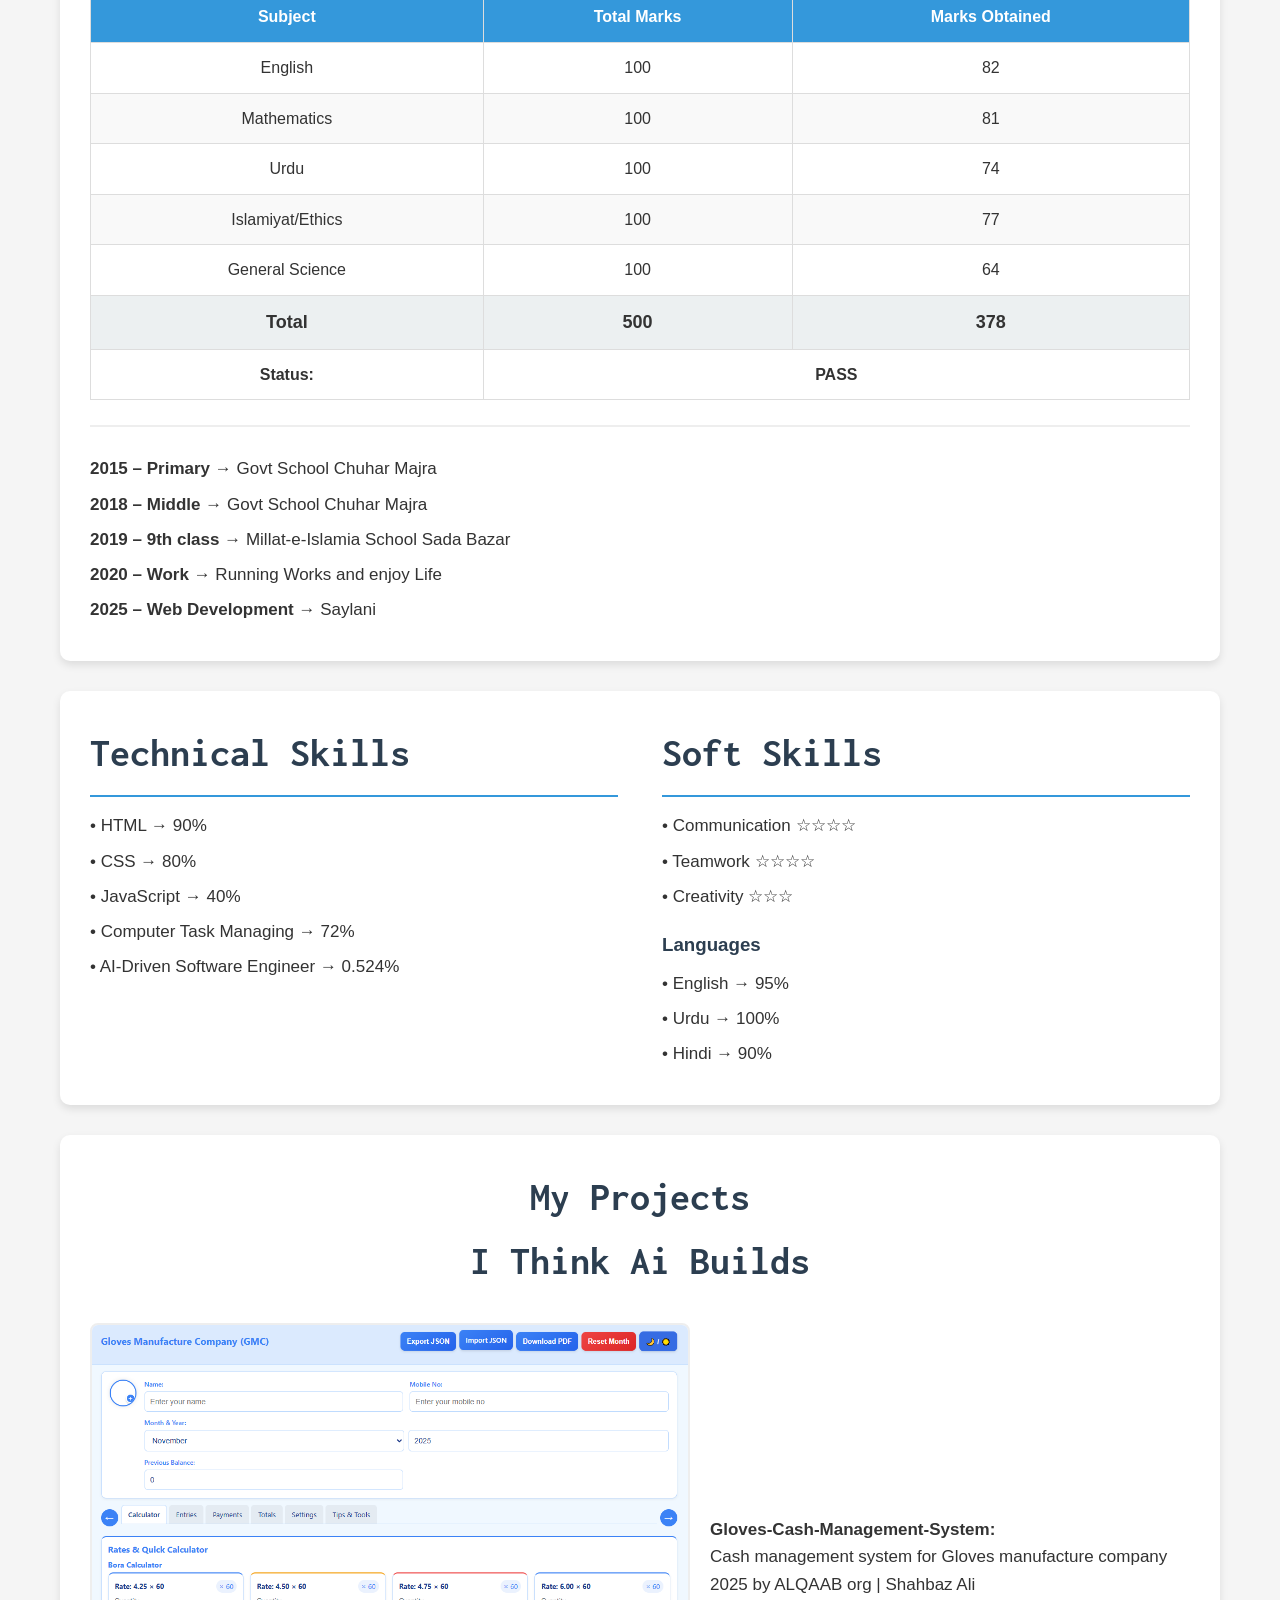
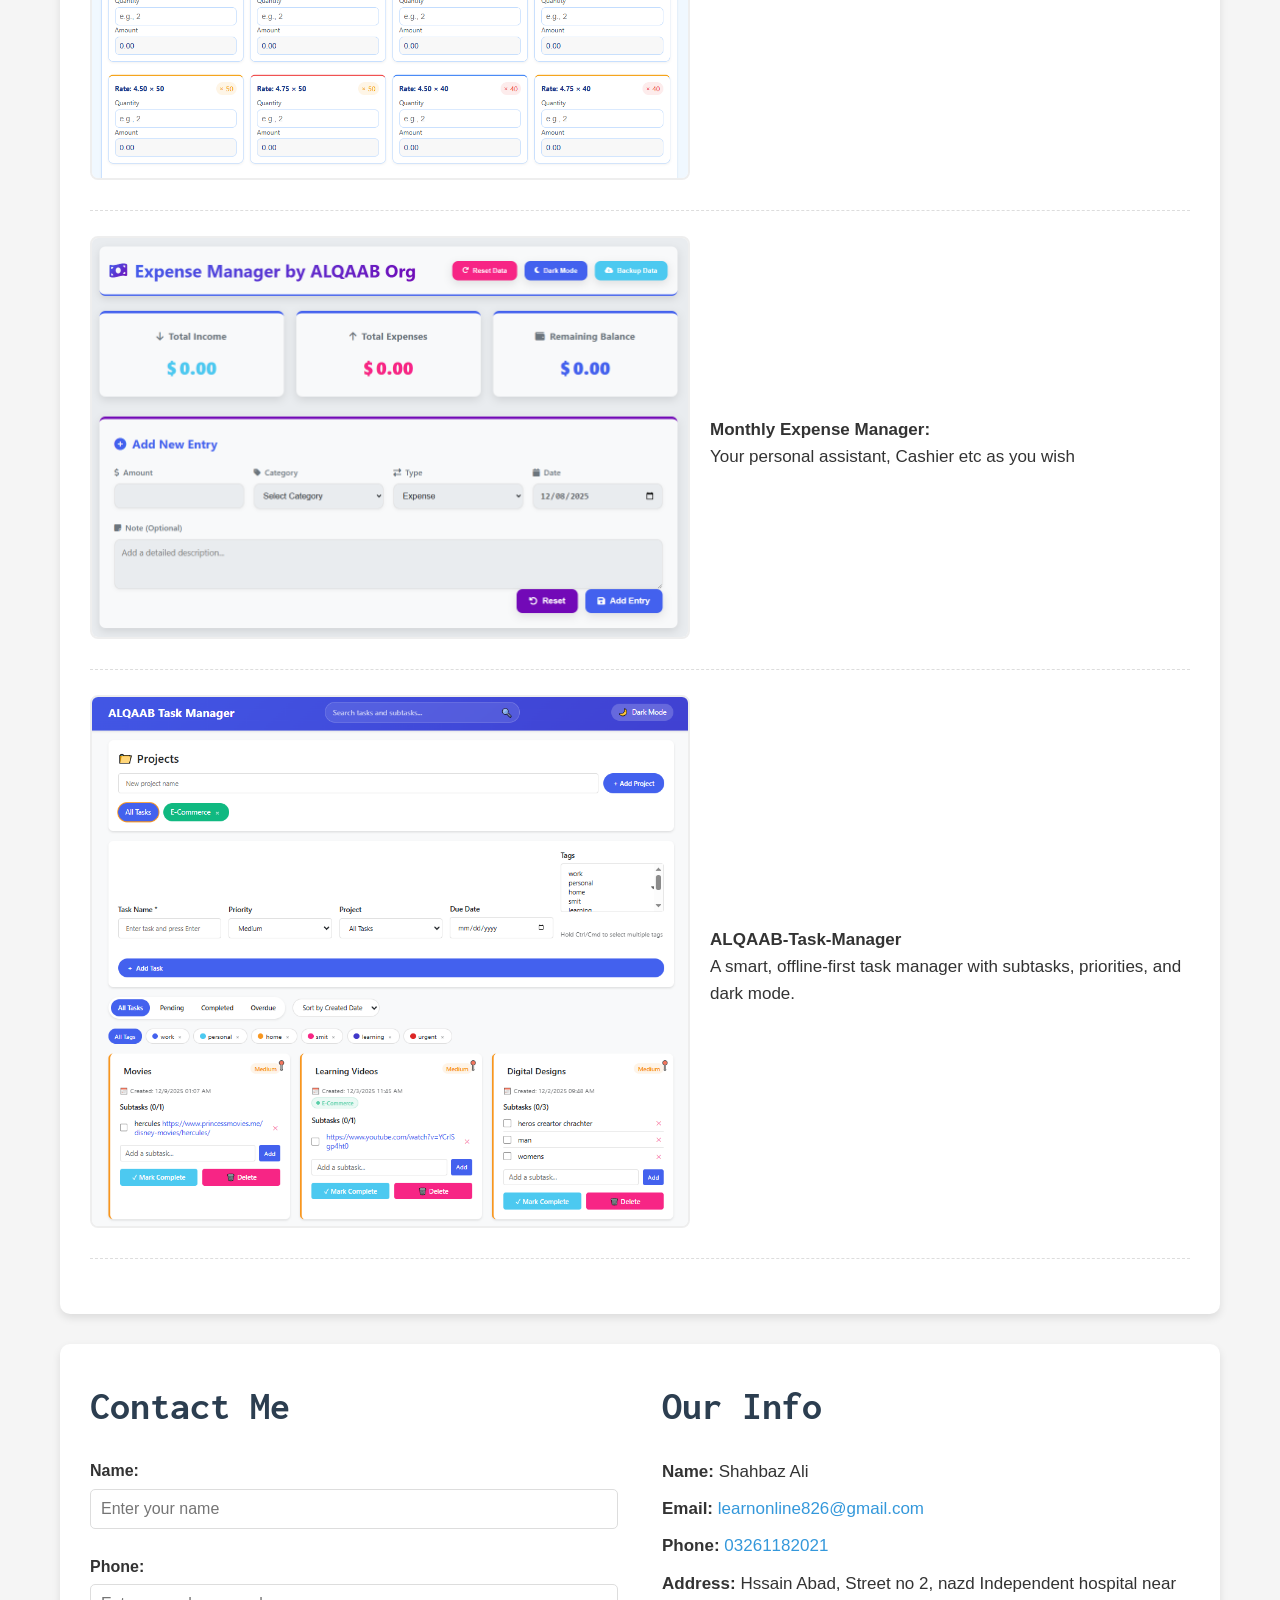
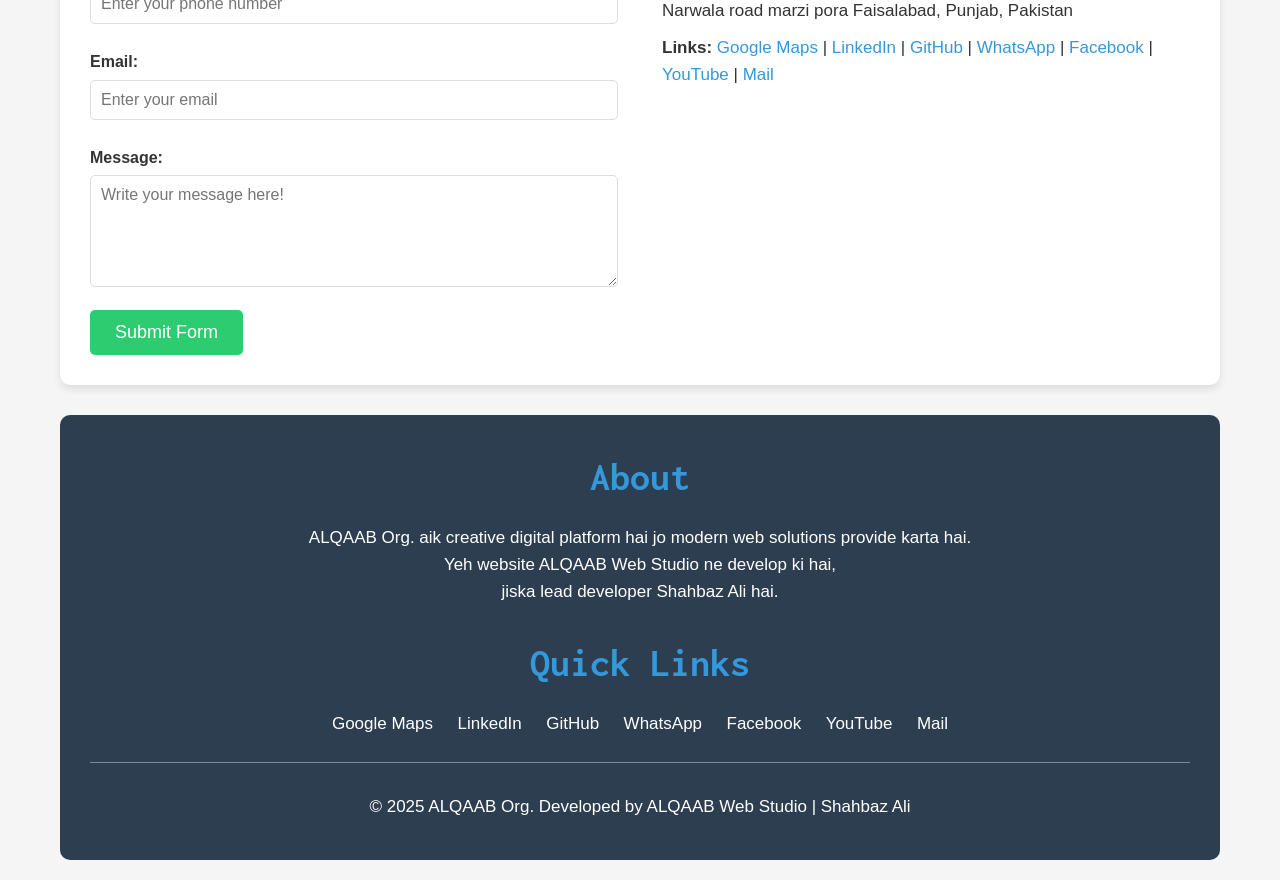
<file: 02-assignment/testing/4/index.html>
<!DOCTYPE html>
<html lang="en">
<head>
    <meta charset="UTF-8">
    <meta name="viewport" content="width=device-width, initial-scale=1.0">
    <title>Shahbaz Ali - Portfolio</title>
    <link rel="stylesheet" href="style.css">

    <style>
        @import url('https://fonts.googleapis.com/css2?family=Sekuya&display=swap');
        @import url('https://fonts.googleapis.com/css2?family=Montserrat:ital,wght@0,100..900;1,100..900&display=swap');
        @import url('https://fonts.googleapis.com/css2?family=Inconsolata:wght@700&display=swap');

    </style>
</head>
<body>
    <!-- Navigation -->
    <nav class="navbar">
        <a href="#home">Home</a>
        <a href="#about">About</a>
        <a href="#education">Education</a>
        <a href="#skills">Skills</a>
        <a href="#projects">Projects</a>
        <a href="#contact">Contact</a>
    </nav>

    <!-- Hero Section -->
    <section id="home" class="hero">
        <div class="hero-text">
            <h1 class="sekuya-regular">Hi, I’m Shahbaz Ali</h1>
            <h2><span class="wavy">Developer</span> | Student | Creative Thinker</h2>
            <button class="cv-btn">Download CV</button>
        </div>
        <div class="hero-image">
            <img src="./Assets/1.png" alt="Shahbaz Ali">
        </div>
    </section>

    <!-- About Section -->
    <section id="about" class="about">
        <img src="./Assets/2.png" alt="About Image">
        <div class="about-info">
            <p><strong>Name:</strong> Shahbaz Ali</p>
            <p><strong>Age:</strong> 24</p>
            <p><strong>City:</strong> Faisalabad</p>
            <p><strong>Email:</strong> <a href="mailto:learnonline826@gmail.com">learnonline826@gmail.com</a></p>
            <p><strong>Phone:</strong> <a href="tel:+923261182021">03261182021</a></p>
            <p><strong>Life Journey:</strong><br>
            Born → Childhood → School → Work → SMIT → Web Development → Student</p>
        </div>
    </section>

    <!-- Education Section -->
    <section id="education" class="education">
        <div class="result-card">
            <h2 class="titles">Punjab Examination Commission</h2>
            <img src="./Assets/pec.png" alt="PEC Logo">
            <h3>RESULT CARD - Grade 5 Examination 2015</h3>
            <p><strong>Student:</strong> SHAHBAZ ALI</p>
            <p><strong>Father:</strong> GHULAM NABI</p>
            <p><strong>Date of Birth:</strong> 27-11-2001</p>
            <p><strong>Sr. No:</strong> 33746 | <strong>District:</strong> FAISALABAD</p>
            <p><strong>Roll No:</strong> 18-443-120 | <strong>Tehsil:</strong> FAISALABAD CITY</p>
        </div>

        <table>
            <thead>
                <tr>
                    <th>Subject</th>
                    <th>Total Marks</th>
                    <th>Marks Obtained</th>
                </tr>
            </thead>
            <tbody>
                <tr><td>English</td><td>100</td><td>82</td></tr>
                <tr><td>Mathematics</td><td>100</td><td>81</td></tr>
                <tr><td>Urdu</td><td>100</td><td>74</td></tr>
                <tr><td>Islamiyat/Ethics</td><td>100</td><td>77</td></tr>
                <tr><td>General Science</td><td>100</td><td>64</td></tr>
                <tr class="total-row"><td><strong>Total</strong></td><td><strong>500</strong></td><td><strong>378</strong></td></tr>
                <tr><td><strong>Status:</strong></td><td colspan="2"><strong>PASS</strong></td></tr>
            </tbody>
        </table>

        <div class="education-history">
            <p><strong>2015 – Primary</strong> → Govt School Chuhar Majra</p>
            <p><strong>2018 – Middle</strong> → Govt School Chuhar Majra</p>
            <p><strong>2019 – 9th class</strong> → Millat-e-Islamia School Sada Bazar</p>
            <p><strong>2020 – Work</strong> → Running Works and enjoy Life</p>
            <p><strong>2025 – Web Development</strong> → Saylani</p>
        </div>
    </section>

    <!-- Skills Section -->
    <section id="skills" class="skills">
        <div class="technical-skills">
            <h2 class="titles">Technical Skills</h2>
            <p>• HTML → 90%</p>
            <p>• CSS → 80%</p>
            <p>• JavaScript → 40%</p>
            <p>• Computer Task Managing → 72%</p>
            <p>• AI-Driven Software Engineer → 0.524%</p>
        </div>
        <div class="soft-skills">
            <h2 class="titles">Soft Skills</h2>
            <p>• Communication ☆☆☆☆</p>
            <p>• Teamwork ☆☆☆☆</p>
            <p>• Creativity ☆☆☆</p>
            <h3>Languages</h3>
            <p>• English → 95%</p>
            <p>• Urdu → 100%</p>
            <p>• Hindi → 90%</p>
        </div>
    </section>

    <!-- Projects Section -->
    <section id="projects" class="projects">
        <h1 class="titles">My Projects <br> I Think Ai Builds</h1>
        <div class="project">
            <img src="./Assets/port1.png" alt="Gloves Cash Management System">
            <p><strong>Gloves-Cash-Management-System:</strong><br>
            Cash management system for Gloves manufacture company 2025 by ALQAAB org | Shahbaz Ali</p>
        </div>
        <div class="project">
            <img src="./Assets/port2.png" alt="Monthly Expense Manager">
            <p><strong>Monthly Expense Manager:</strong><br>
            Your personal assistant, Cashier etc as you wish</p>
        </div>
        <div class="project">
            <img src="./Assets/port3.png" alt="ALQAAB Task Manager">
            <p><strong>ALQAAB-Task-Manager</strong><br>
            A smart, offline-first task manager with subtasks, priorities, and dark mode.</p>
        </div>
    </section>

    <!-- Contact Section -->
    <section id="contact" class="contact">
        <form>
            <h2 class="titles">Contact Me</h2>
            <label>Name:</label>
            <input type="text" placeholder="Enter your name">
            <label>Phone:</label>
            <input type="text" placeholder="Enter your phone number">
            <label>Email:</label>
            <input type="email" placeholder="Enter your email">
            <label>Message:</label>
            <textarea rows="5" placeholder="Write your message here!"></textarea>
            <button type="submit">Submit Form</button>
        </form>

        <div class="contact-info">
            <h2 class="titles">Our Info</h2>
            <p><strong>Name:</strong> Shahbaz Ali</p>
            <p><strong>Email:</strong> <a href="mailto:learnonline826@gmail.com">learnonline826@gmail.com</a></p>
            <p><strong>Phone:</strong> <a href="tel:+923261182021">03261182021</a></p>
            <p><strong>Address:</strong> Hssain Abad, Street no 2, nazd Independent hospital near Narwala road marzi pora Faisalabad, Punjab, Pakistan</p>
            <p><strong>Links:</strong> 
                <a href="https://maps.app.goo.gl/VRAW4Poyuh58bCPw5">Google Maps</a> | 
                <a href="https://www.linkedin.com/in/alqaaborg">LinkedIn</a> | 
                <a href="https://github.com/ALQAAB-Org">GitHub</a> | 
                <a href="https://wa.me/923261182021">WhatsApp</a> | 
                <a href="https://www.facebook.com/alqaab.org">Facebook</a> | 
                <a href="https://www.youtube.com/@ALQAAB_YT_Studio">YouTube</a> | 
                <a href="mailto:learnonline826@gmail.com">Mail</a>
            </p>
        </div>
    </section>

    <!-- Footer -->
    <footer>
        <div class="footer-about">
            <h3 class="titles">About</h3>
            <p>ALQAAB Org. aik creative digital platform hai jo modern web solutions provide karta hai. <br> Yeh website ALQAAB Web Studio ne develop ki hai, <br> jiska lead developer Shahbaz Ali hai.</p>
        </div>
        <div class="footer-links">
            <h3 class="titles">Quick Links</h3>
            <a href="https://maps.app.goo.gl/VRAW4Poyuh58bCPw5">Google Maps</a>
            <a href="https://www.linkedin.com/in/alqaaborg">LinkedIn</a>
            <a href="https://github.com/ALQAAB-Org">GitHub</a>
            <a href="https://wa.me/923261182021">WhatsApp</a>
            <a href="https://www.facebook.com/alqaab.org">Facebook</a>
            <a href="https://www.youtube.com/@ALQAAB_YT_Studio">YouTube</a>
            <a href="mailto:learnonline826@gmail.com">Mail</a>
        </div>
        <div class="footer-copyright">
            <p>© 2025 ALQAAB Org. Developed by ALQAAB Web Studio | Shahbaz Ali</p>
        </div>
    </footer>
</body>
</html>
</file>
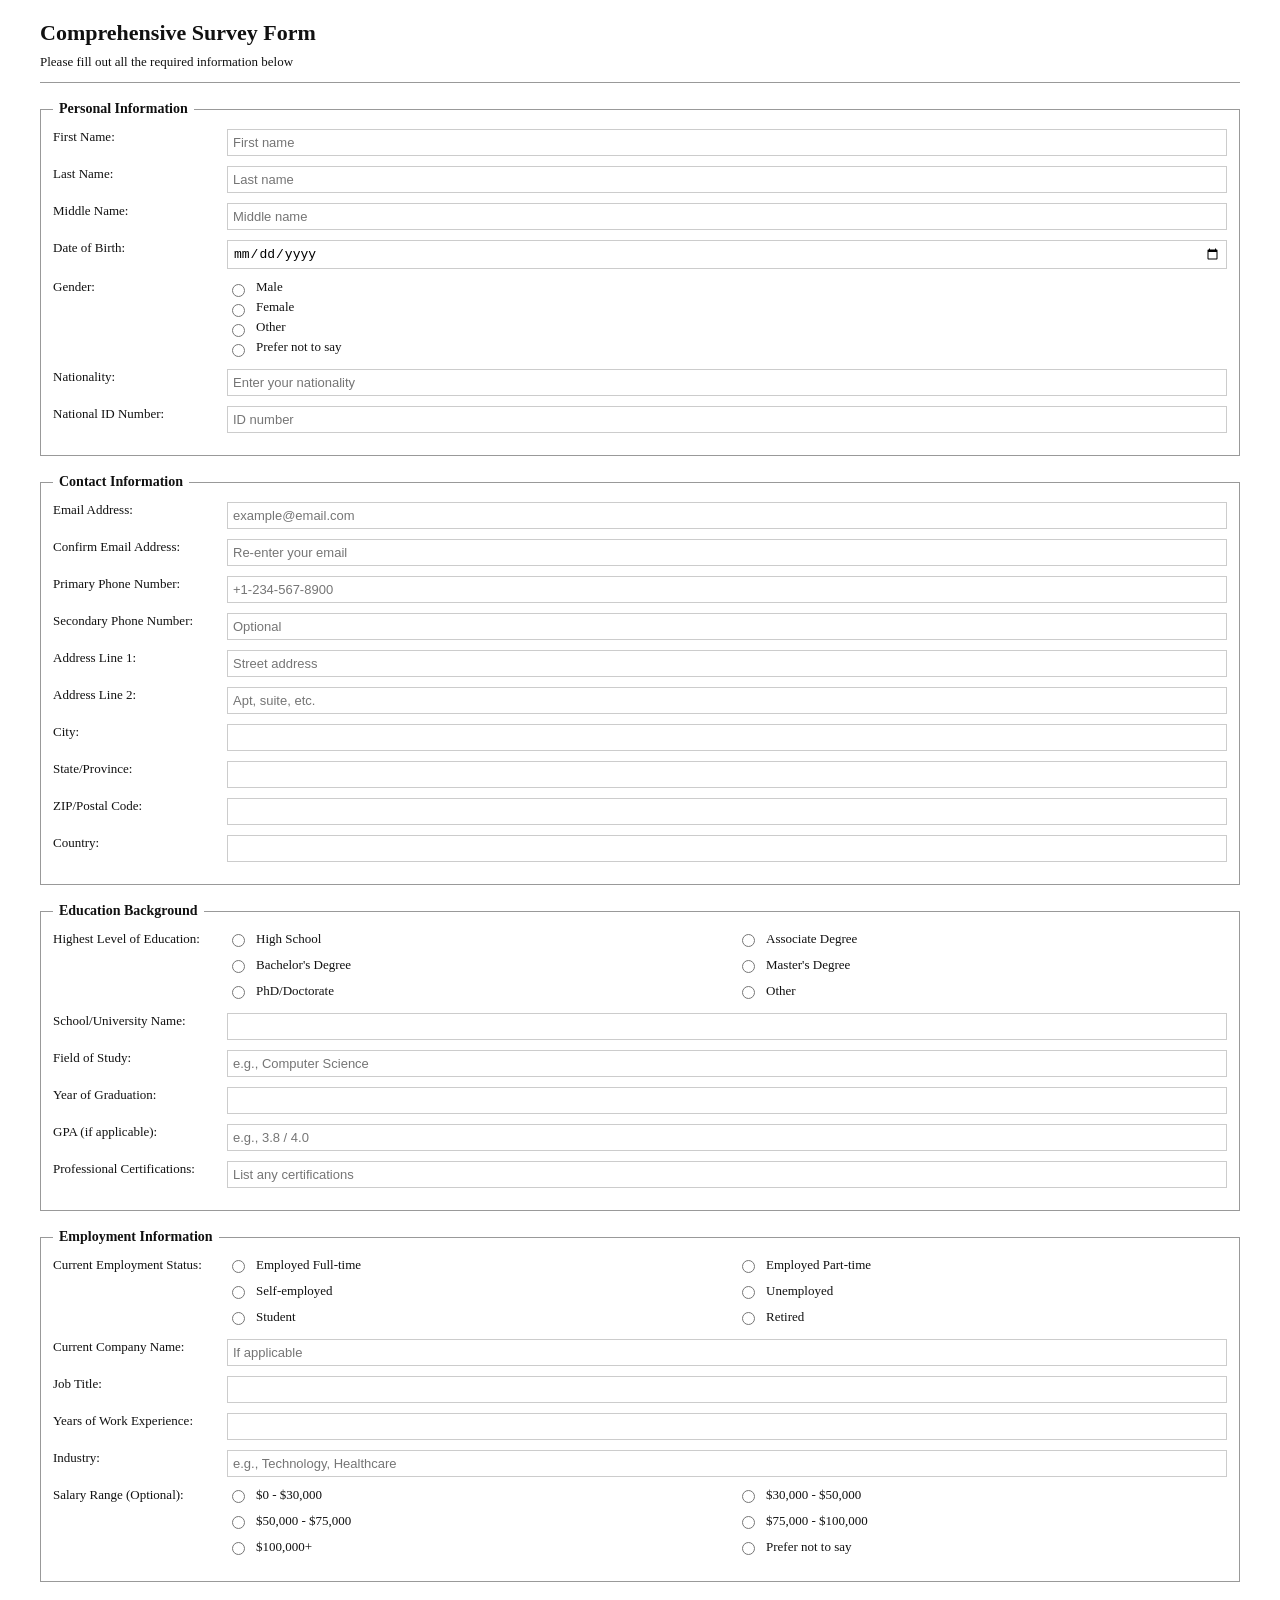
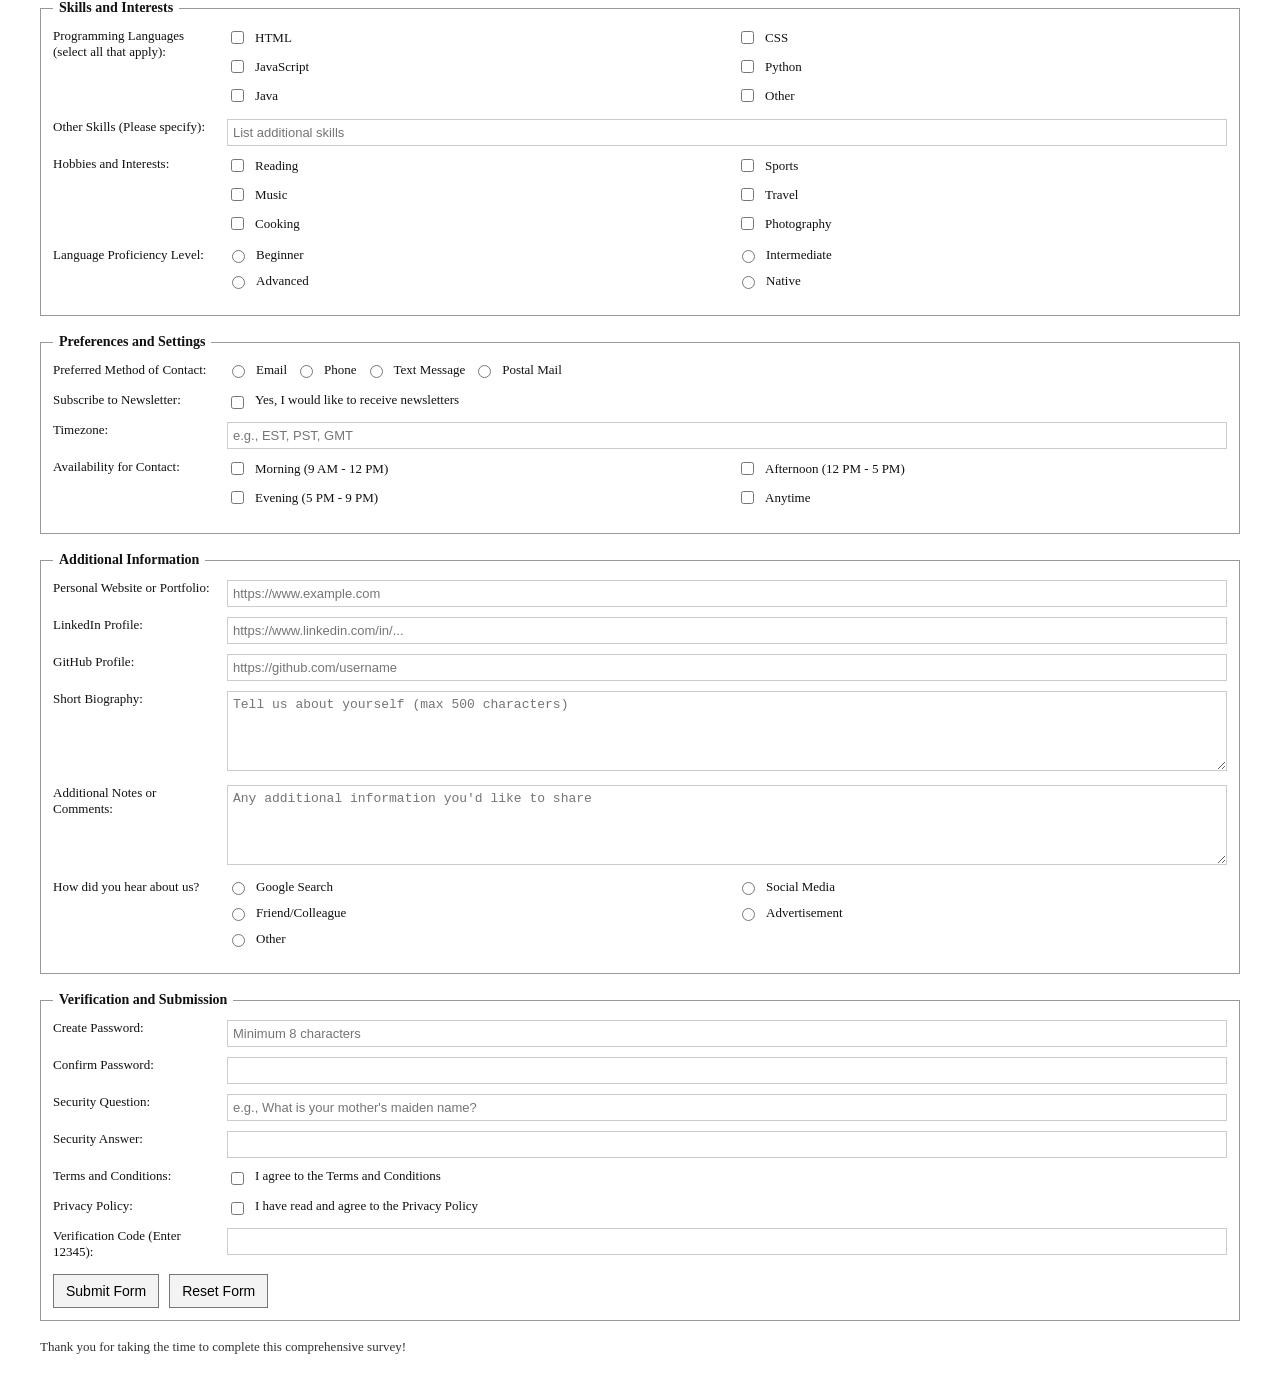
<file: 01-assignment/ai survey-form.html>
<!doctype html>
<html lang="en">
<head>
  <meta charset="utf-8" />
  <meta name="viewport" content="width=device-width,initial-scale=1" />
  <title>Comprehensive Survey Form</title>
  <style>
    /* General look - similar to the screenshot (serif, compact) */
    :root{
      --max-width:1200px;
      --gap:14px;
      --label-w:160px;
    }
    body{
      font-family: Georgia, "Times New Roman", serif;
      margin:20px;
      color:#111;
      background:#fff;
    }
    .container{
      max-width: var(--max-width);
      margin:0 auto;
      font-size:14px;
    }
    h1{
      font-size:22px;
      margin:0 0 8px 0;
    }
    p.lead{
      margin:0 0 12px 0;
      font-size:13px;
    }

    form{
      border-top:1px solid #999;
    }

    fieldset{
      margin:18px 0;
      padding:12px;
      border:1px solid #999;
    }
    legend{
      padding:0 6px;
      font-weight:bold;
    }

    /* Layout rows */
    .row{
      display:flex;
      gap:var(--gap);
      align-items:flex-start;
      flex-wrap:wrap;
      margin-bottom:10px;
    }

    .col-label{
      width:var(--label-w);
      min-width:120px;
    }
    .col-input{
      flex:1;
      min-width:220px;
    }

    label{
      display:block;
      margin-bottom:4px;
      font-size:13px;
    }

    input[type="text"],
    input[type="email"],
    input[type="tel"],
    input[type="date"],
    input[type="number"],
    input[type="password"],
    select,
    textarea {
      width:100%;
      box-sizing:border-box;
      padding:6px;
      border:1px solid #ccc;
      font-size:13px;
      background:#fff;
    }

    textarea{
      min-height:80px;
      resize:vertical;
    }

    .small{
      width:120px;
    }

    /* Two-column grid for checkboxes/radio groups */
    .options-grid{
      display:grid;
      grid-template-columns:repeat(2, minmax(0,1fr));
      gap:6px 20px;
    }

    .inline{
      display:flex;
      gap:8px;
      align-items:center;
      font-size:13px;
    }

    .section-title{
      font-weight:600;
      margin:6px 0 10px 0;
      font-size:14px;
    }

    .actions{
      margin-top:10px;
      display:flex;
      gap:10px;
      align-items:center;
    }

    button{
      padding:8px 12px;
      border:1px solid #777;
      background:#f3f3f3;
      cursor:pointer;
      font-size:14px;
    }

    /* Make it look compact like the screenshot */
    .compact label, .compact .inline { font-size:13px; }
    .compact input, .compact textarea, .compact select { font-size:13px; padding:5px; }

    /* Responsive adjustments */
    @media (max-width:700px){
      .col-label{ width:140px; }
      .options-grid{ grid-template-columns:1fr; }
    }
  </style>
</head>
<body>
  <div class="container">
    <h1>Comprehensive Survey Form</h1>
    <p class="lead">Please fill out all the required information below</p>

    <form class="compact" action="#" method="post">
      <!-- Personal Information -->
      <fieldset>
        <legend>Personal Information</legend>

        <div class="row">
          <div class="col-label"><label for="firstName">First Name:</label></div>
          <div class="col-input"><input id="firstName" name="firstName" type="text" placeholder="First name" /></div>
        </div>

        <div class="row">
          <div class="col-label"><label for="lastName">Last Name:</label></div>
          <div class="col-input"><input id="lastName" name="lastName" type="text" placeholder="Last name" /></div>
        </div>

        <div class="row">
          <div class="col-label"><label for="middleName">Middle Name:</label></div>
          <div class="col-input"><input id="middleName" name="middleName" type="text" placeholder="Middle name" /></div>
        </div>

        <div class="row">
          <div class="col-label"><label for="dob">Date of Birth:</label></div>
          <div class="col-input"><input id="dob" name="dob" type="date" class="small" /></div>
        </div>

        <div class="row">
          <div class="col-label"><label>Gender:</label></div>
          <div class="col-input">
            <div class="inline"><input type="radio" id="gMale" name="gender" value="male"/><label for="gMale">Male</label></div>
            <div class="inline"><input type="radio" id="gFemale" name="gender" value="female"/><label for="gFemale">Female</label></div>
            <div class="inline"><input type="radio" id="gOther" name="gender" value="other"/><label for="gOther">Other</label></div>
            <div class="inline"><input type="radio" id="gNA" name="gender" value="na"/><label for="gNA">Prefer not to say</label></div>
          </div>
        </div>

        <div class="row">
          <div class="col-label"><label for="nationality">Nationality:</label></div>
          <div class="col-input"><input id="nationality" name="nationality" type="text" placeholder="Enter your nationality" /></div>
        </div>

        <div class="row">
          <div class="col-label"><label for="nid">National ID Number:</label></div>
          <div class="col-input"><input id="nid" name="nid" type="text" placeholder="ID number" /></div>
        </div>
      </fieldset>

      <!-- Contact Information -->
      <fieldset>
        <legend>Contact Information</legend>

        <div class="row">
          <div class="col-label"><label for="email">Email Address:</label></div>
          <div class="col-input"><input id="email" name="email" type="email" placeholder="example@email.com" /></div>
        </div>

        <div class="row">
          <div class="col-label"><label for="confirmEmail">Confirm Email Address:</label></div>
          <div class="col-input"><input id="confirmEmail" name="confirmEmail" type="email" placeholder="Re-enter your email" /></div>
        </div>

        <div class="row">
          <div class="col-label"><label for="phonePrimary">Primary Phone Number:</label></div>
          <div class="col-input"><input id="phonePrimary" name="phonePrimary" type="tel" placeholder="+1-234-567-8900" /></div>
        </div>

        <div class="row">
          <div class="col-label"><label for="phoneSecondary">Secondary Phone Number:</label></div>
          <div class="col-input"><input id="phoneSecondary" name="phoneSecondary" type="tel" placeholder="Optional" /></div>
        </div>

        <div class="row">
          <div class="col-label"><label for="address1">Address Line 1:</label></div>
          <div class="col-input"><input id="address1" name="address1" type="text" placeholder="Street address" /></div>
        </div>

        <div class="row">
          <div class="col-label"><label for="address2">Address Line 2:</label></div>
          <div class="col-input"><input id="address2" name="address2" type="text" placeholder="Apt, suite, etc." /></div>
        </div>

        <div class="row">
          <div class="col-label"><label for="city">City:</label></div>
          <div class="col-input"><input id="city" name="city" type="text" /></div>
        </div>

        <div class="row">
          <div class="col-label"><label for="state">State/Province:</label></div>
          <div class="col-input"><input id="state" name="state" type="text" /></div>
        </div>

        <div class="row">
          <div class="col-label"><label for="zip">ZIP/Postal Code:</label></div>
          <div class="col-input"><input id="zip" name="zip" type="text" class="small" /></div>
        </div>

        <div class="row">
          <div class="col-label"><label for="country">Country:</label></div>
          <div class="col-input"><input id="country" name="country" type="text" /></div>
        </div>
      </fieldset>

      <!-- Education Background -->
      <fieldset>
        <legend>Education Background</legend>

        <div class="row">
          <div class="col-label"><label>Highest Level of Education:</label></div>
          <div class="col-input options-grid">
            <label class="inline"><input type="radio" name="edu" value="highschool"> High School</label>
            <label class="inline"><input type="radio" name="edu" value="associate"> Associate Degree</label>
            <label class="inline"><input type="radio" name="edu" value="bachelor"> Bachelor's Degree</label>
            <label class="inline"><input type="radio" name="edu" value="master"> Master's Degree</label>
            <label class="inline"><input type="radio" name="edu" value="phd"> PhD/Doctorate</label>
            <label class="inline"><input type="radio" name="edu" value="otherEdu"> Other</label>
          </div>
        </div>

        <div class="row">
          <div class="col-label"><label for="school">School/University Name:</label></div>
          <div class="col-input"><input id="school" name="school" type="text" /></div>
        </div>

        <div class="row">
          <div class="col-label"><label for="field">Field of Study:</label></div>
          <div class="col-input"><input id="field" name="field" type="text" placeholder="e.g., Computer Science" /></div>
        </div>

        <div class="row">
          <div class="col-label"><label for="gradYear">Year of Graduation:</label></div>
          <div class="col-input"><input id="gradYear" name="gradYear" type="number" min="1900" max="2100" class="small" /></div>
        </div>

        <div class="row">
          <div class="col-label"><label for="gpa">GPA (if applicable):</label></div>
          <div class="col-input"><input id="gpa" name="gpa" type="text" placeholder="e.g., 3.8 / 4.0" class="small" /></div>
        </div>

        <div class="row">
          <div class="col-label"><label for="certs">Professional Certifications:</label></div>
          <div class="col-input"><input id="certs" name="certs" type="text" placeholder="List any certifications" /></div>
        </div>
      </fieldset>

      <!-- Employment Information -->
      <fieldset>
        <legend>Employment Information</legend>

        <div class="row">
          <div class="col-label"><label>Current Employment Status:</label></div>
          <div class="col-input options-grid">
            <label class="inline"><input type="radio" name="empStatus" value="full"> Employed Full-time</label>
            <label class="inline"><input type="radio" name="empStatus" value="part"> Employed Part-time</label>
            <label class="inline"><input type="radio" name="empStatus" value="self"> Self-employed</label>
            <label class="inline"><input type="radio" name="empStatus" value="unemp"> Unemployed</label>
            <label class="inline"><input type="radio" name="empStatus" value="student"> Student</label>
            <label class="inline"><input type="radio" name="empStatus" value="retired"> Retired</label>
          </div>
        </div>

        <div class="row">
          <div class="col-label"><label for="company">Current Company Name:</label></div>
          <div class="col-input"><input id="company" name="company" type="text" placeholder="If applicable" /></div>
        </div>

        <div class="row">
          <div class="col-label"><label for="jobTitle">Job Title:</label></div>
          <div class="col-input"><input id="jobTitle" name="jobTitle" type="text" /></div>
        </div>

        <div class="row">
          <div class="col-label"><label for="yearsExp">Years of Work Experience:</label></div>
          <div class="col-input"><input id="yearsExp" name="yearsExp" type="number" min="0" class="small" /></div>
        </div>

        <div class="row">
          <div class="col-label"><label for="industry">Industry:</label></div>
          <div class="col-input"><input id="industry" name="industry" type="text" placeholder="e.g., Technology, Healthcare" /></div>
        </div>

        <div class="row">
          <div class="col-label"><label>Salary Range (Optional):</label></div>
          <div class="col-input options-grid">
            <label class="inline"><input type="radio" name="salary" value="0-30"> $0 - $30,000</label>
            <label class="inline"><input type="radio" name="salary" value="30-50"> $30,000 - $50,000</label>
            <label class="inline"><input type="radio" name="salary" value="50-75"> $50,000 - $75,000</label>
            <label class="inline"><input type="radio" name="salary" value="75-100"> $75,000 - $100,000</label>
            <label class="inline"><input type="radio" name="salary" value="100plus"> $100,000+</label>
            <label class="inline"><input type="radio" name="salary" value="na"> Prefer not to say</label>
          </div>
        </div>
      </fieldset>

      <!-- Skills and Interests -->
      <fieldset>
        <legend>Skills and Interests</legend>

        <div class="row">
          <div class="col-label"><label>Programming Languages (select all that apply):</label></div>
          <div class="col-input options-grid">
            <label class="inline"><input type="checkbox" name="lang" value="html"> HTML</label>
            <label class="inline"><input type="checkbox" name="lang" value="css"> CSS</label>
            <label class="inline"><input type="checkbox" name="lang" value="js"> JavaScript</label>
            <label class="inline"><input type="checkbox" name="lang" value="py"> Python</label>
            <label class="inline"><input type="checkbox" name="lang" value="java"> Java</label>
            <label class="inline"><input type="checkbox" name="lang" value="other"> Other</label>
          </div>
        </div>

        <div class="row">
          <div class="col-label"><label for="otherSkills">Other Skills (Please specify):</label></div>
          <div class="col-input"><input id="otherSkills" name="otherSkills" type="text" placeholder="List additional skills" /></div>
        </div>

        <div class="row">
          <div class="col-label"><label>Hobbies and Interests:</label></div>
          <div class="col-input options-grid">
            <label class="inline"><input type="checkbox" name="hobby" value="reading"> Reading</label>
            <label class="inline"><input type="checkbox" name="hobby" value="sports"> Sports</label>
            <label class="inline"><input type="checkbox" name="hobby" value="music"> Music</label>
            <label class="inline"><input type="checkbox" name="hobby" value="travel"> Travel</label>
            <label class="inline"><input type="checkbox" name="hobby" value="cooking"> Cooking</label>
            <label class="inline"><input type="checkbox" name="hobby" value="photography"> Photography</label>
          </div>
        </div>

        <div class="row">
          <div class="col-label"><label>Language Proficiency Level:</label></div>
          <div class="col-input options-grid">
            <label class="inline"><input type="radio" name="langLevel" value="beginner"> Beginner</label>
            <label class="inline"><input type="radio" name="langLevel" value="intermediate"> Intermediate</label>
            <label class="inline"><input type="radio" name="langLevel" value="advanced"> Advanced</label>
            <label class="inline"><input type="radio" name="langLevel" value="native"> Native</label>
          </div>
        </div>
      </fieldset>

      <!-- Preferences and Settings -->
      <fieldset>
        <legend>Preferences and Settings</legend>

        <div class="row">
          <div class="col-label"><label>Preferred Method of Contact:</label></div>
          <div class="col-input inline">
            <label class="inline"><input type="radio" name="contactMethod" value="email"> Email</label>
            <label class="inline"><input type="radio" name="contactMethod" value="phone"> Phone</label>
            <label class="inline"><input type="radio" name="contactMethod" value="text"> Text Message</label>
            <label class="inline"><input type="radio" name="contactMethod" value="postal"> Postal Mail</label>
          </div>
        </div>

        <div class="row">
          <div class="col-label"><label for="newsletter">Subscribe to Newsletter:</label></div>
          <div class="col-input inline">
            <input type="checkbox" id="newsletter" name="newsletter" value="yes"><label for="newsletter">Yes, I would like to receive newsletters</label>
          </div>
        </div>

        <div class="row">
          <div class="col-label"><label for="timezone">Timezone:</label></div>
          <div class="col-input"><input id="timezone" name="timezone" type="text" placeholder="e.g., EST, PST, GMT" /></div>
        </div>

        <div class="row">
          <div class="col-label"><label>Availability for Contact:</label></div>
          <div class="col-input options-grid">
            <label class="inline"><input type="checkbox" name="avail" value="morning"> Morning (9 AM - 12 PM)</label>
            <label class="inline"><input type="checkbox" name="avail" value="afternoon"> Afternoon (12 PM - 5 PM)</label>
            <label class="inline"><input type="checkbox" name="avail" value="evening"> Evening (5 PM - 9 PM)</label>
            <label class="inline"><input type="checkbox" name="avail" value="anytime"> Anytime</label>
          </div>
        </div>
      </fieldset>

      <!-- Additional Information -->
      <fieldset>
        <legend>Additional Information</legend>

        <div class="row">
          <div class="col-label"><label for="website">Personal Website or Portfolio:</label></div>
          <div class="col-input"><input id="website" name="website" type="text" placeholder="https://www.example.com" /></div>
        </div>

        <div class="row">
          <div class="col-label"><label for="linkedin">LinkedIn Profile:</label></div>
          <div class="col-input"><input id="linkedin" name="linkedin" type="text" placeholder="https://www.linkedin.com/in/..." /></div>
        </div>

        <div class="row">
          <div class="col-label"><label for="github">GitHub Profile:</label></div>
          <div class="col-input"><input id="github" name="github" type="text" placeholder="https://github.com/username" /></div>
        </div>

        <div class="row">
          <div class="col-label"><label for="bio">Short Biography:</label></div>
          <div class="col-input"><textarea id="bio" name="bio" maxlength="500" placeholder="Tell us about yourself (max 500 characters)"></textarea></div>
        </div>

        <div class="row">
          <div class="col-label"><label for="notes">Additional Notes or Comments:</label></div>
          <div class="col-input"><textarea id="notes" name="notes" placeholder="Any additional information you'd like to share"></textarea></div>
        </div>

        <div class="row">
          <div class="col-label"><label>How did you hear about us?</label></div>
          <div class="col-input options-grid">
            <label class="inline"><input type="radio" name="heard" value="google"> Google Search</label>
            <label class="inline"><input type="radio" name="heard" value="social"> Social Media</label>
            <label class="inline"><input type="radio" name="heard" value="friend"> Friend/Colleague</label>
            <label class="inline"><input type="radio" name="heard" value="ad"> Advertisement</label>
            <label class="inline"><input type="radio" name="heard" value="other"> Other</label>
          </div>
        </div>
      </fieldset>

      <!-- Verification and Submission -->
      <fieldset>
        <legend>Verification and Submission</legend>

        <div class="row">
          <div class="col-label"><label for="password">Create Password:</label></div>
          <div class="col-input"><input id="password" name="password" type="password" placeholder="Minimum 8 characters" /></div>
        </div>

        <div class="row">
          <div class="col-label"><label for="confirmPassword">Confirm Password:</label></div>
          <div class="col-input"><input id="confirmPassword" name="confirmPassword" type="password" /></div>
        </div>

        <div class="row">
          <div class="col-label"><label for="securityQuestion">Security Question:</label></div>
          <div class="col-input"><input id="securityQuestion" name="securityQuestion" type="text" placeholder="e.g., What is your mother's maiden name?" /></div>
        </div>

        <div class="row">
          <div class="col-label"><label for="securityAnswer">Security Answer:</label></div>
          <div class="col-input"><input id="securityAnswer" name="securityAnswer" type="text" /></div>
        </div>

        <div class="row">
          <div class="col-label"><label>Terms and Conditions:</label></div>
          <div class="col-input inline"><input type="checkbox" id="terms" name="terms"/><label for="terms"> I agree to the Terms and Conditions</label></div>
        </div>

        <div class="row">
          <div class="col-label"><label>Privacy Policy:</label></div>
          <div class="col-input inline"><input type="checkbox" id="privacy" name="privacy"/><label for="privacy"> I have read and agree to the Privacy Policy</label></div>
        </div>

        <div class="row">
          <div class="col-label"><label for="verificationCode">Verification Code (Enter 12345):</label></div>
          <div class="col-input"><input id="verificationCode" name="verificationCode" type="text" class="small" /></div>
        </div>

        <div class="actions">
          <button type="submit">Submit Form</button>
          <button type="reset">Reset Form</button>
        </div>
      </fieldset>

      <p style="font-size:13px; color:#333; margin-top:10px;">Thank you for taking the time to complete this comprehensive survey!</p>
    </form>
  </div>
</body>
</html>
</file>
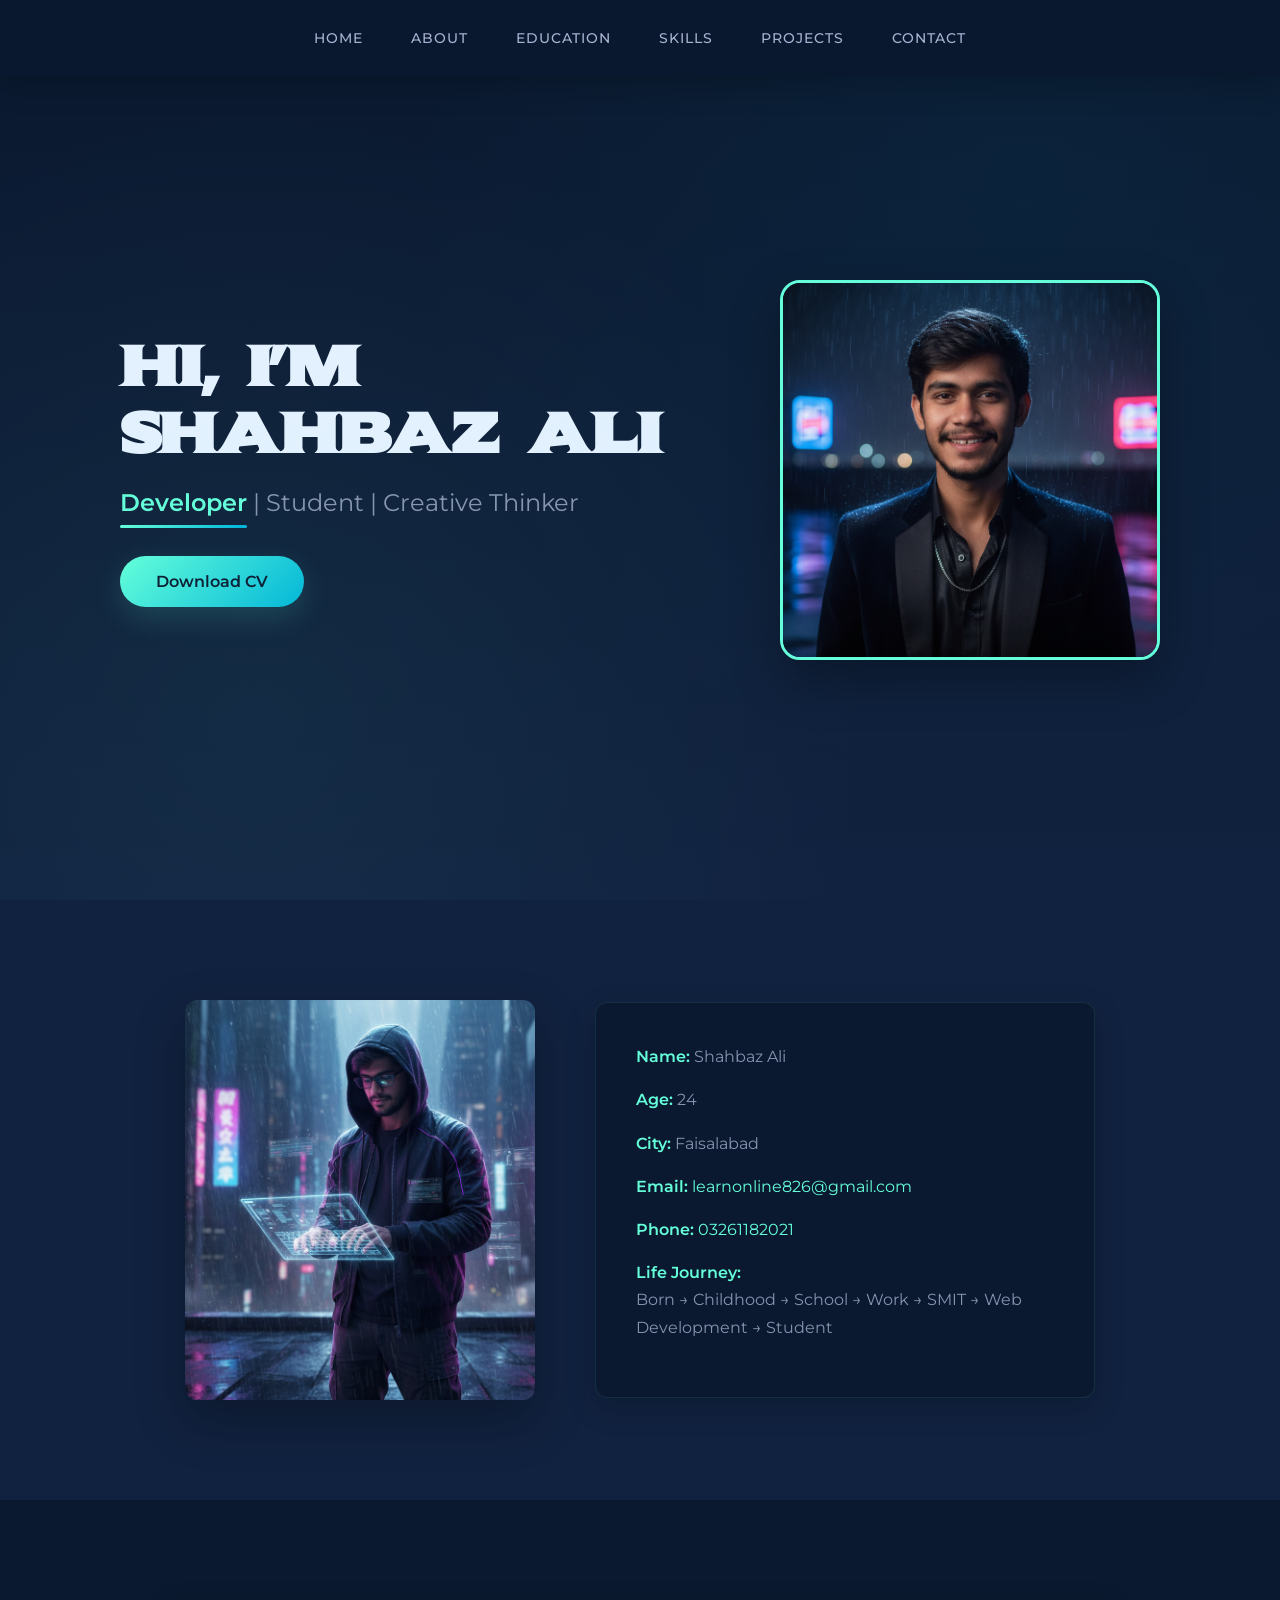
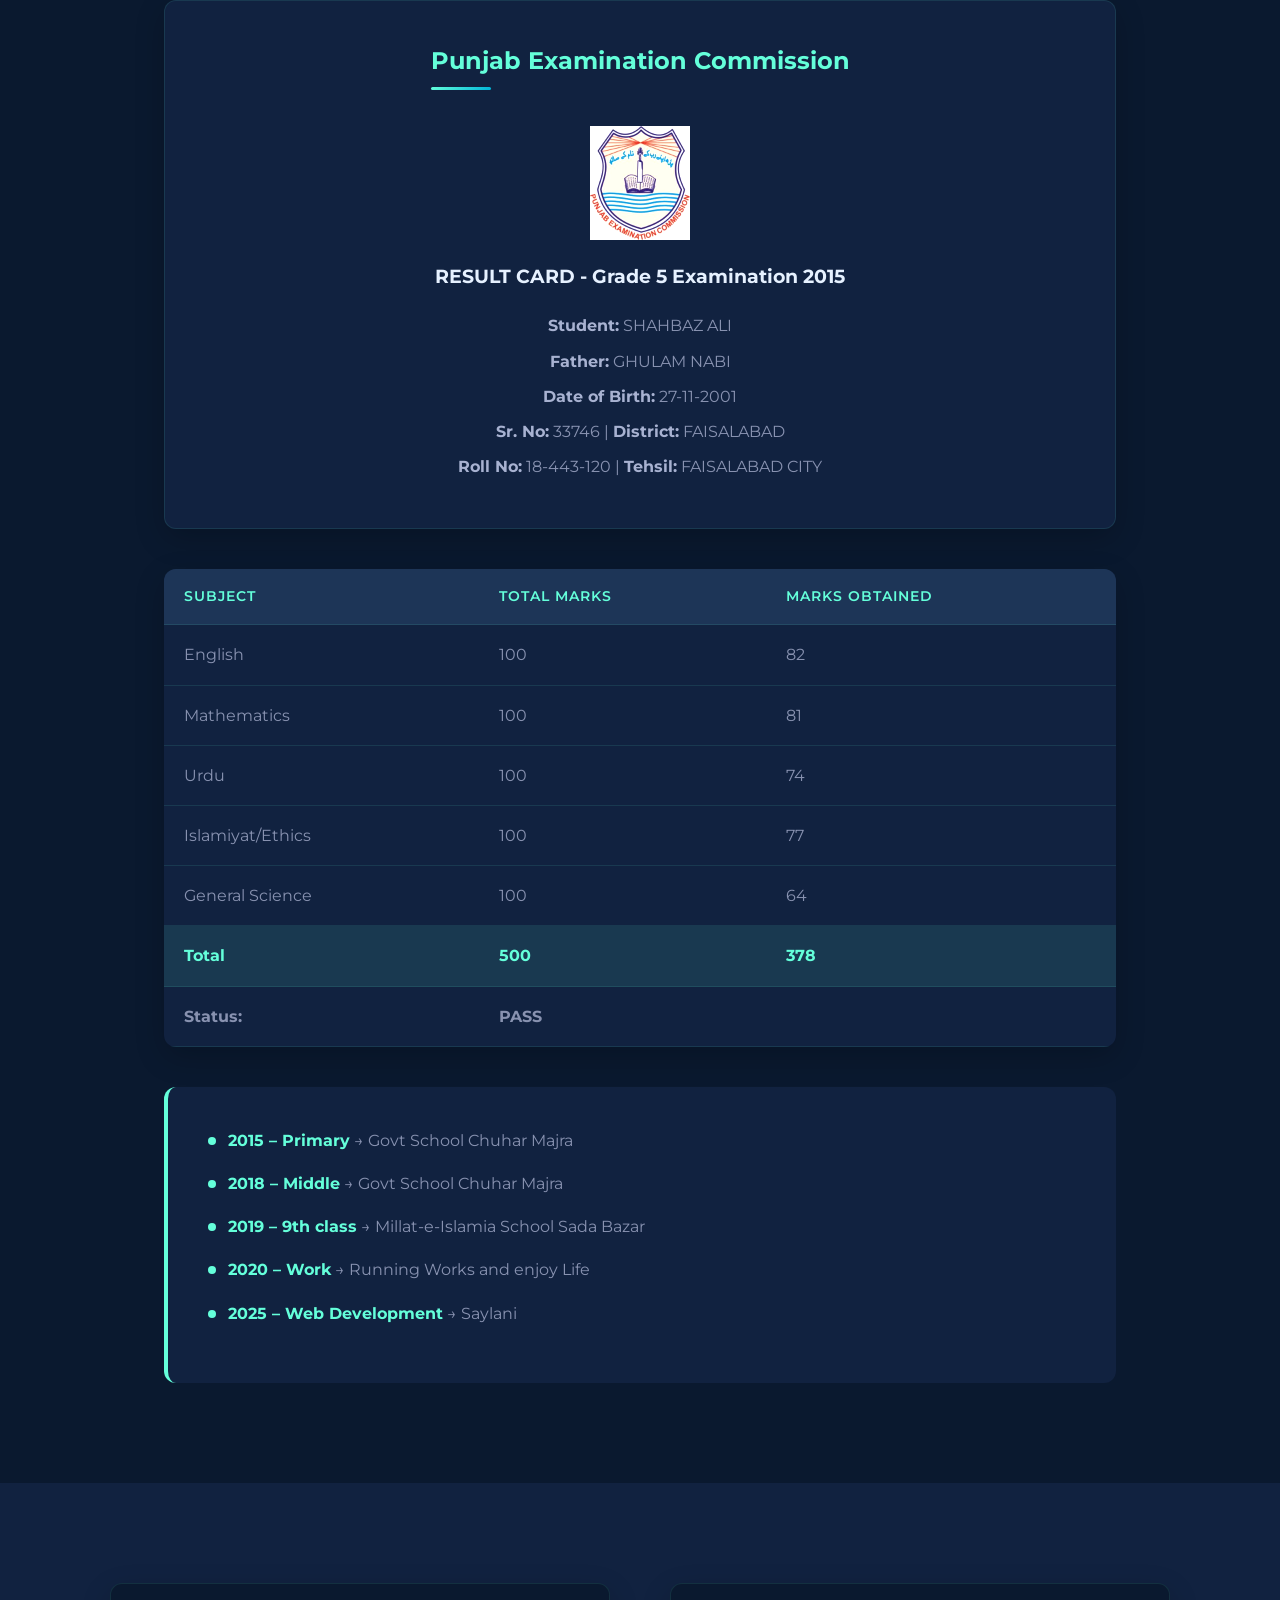
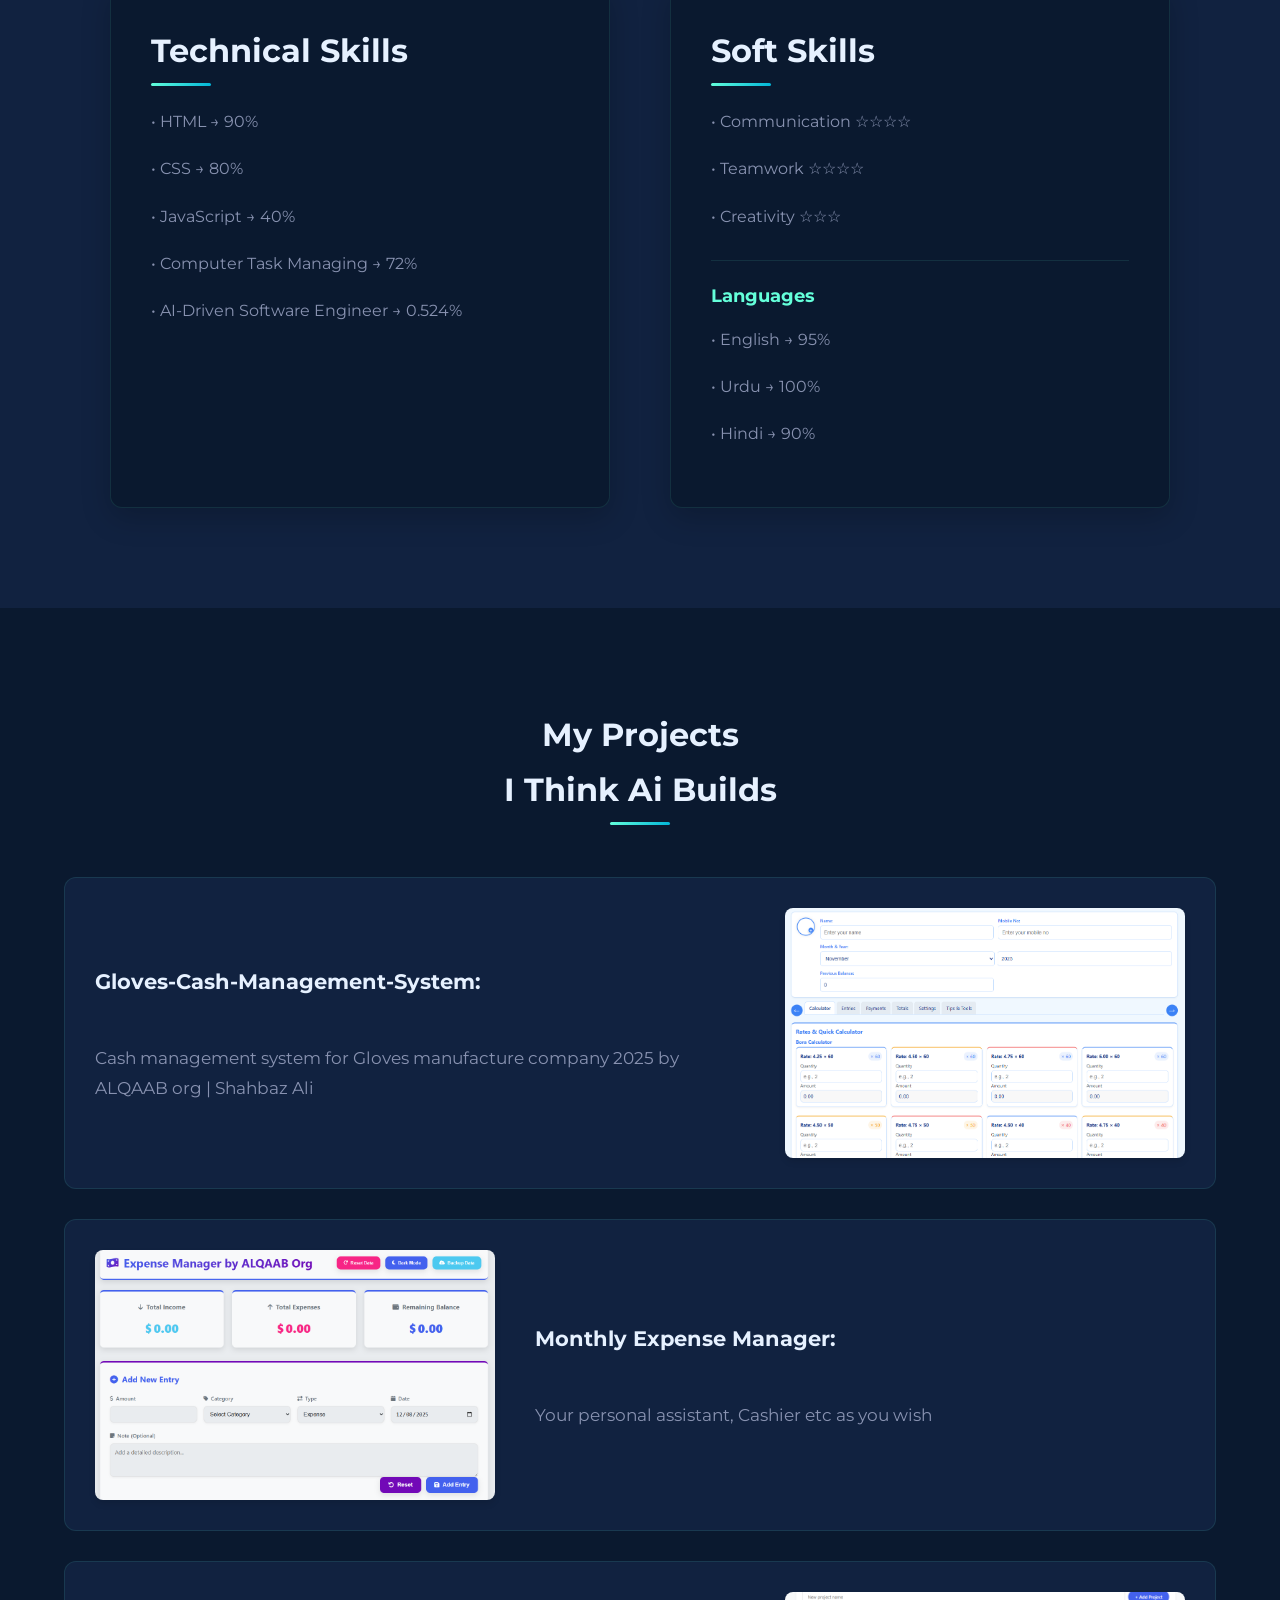
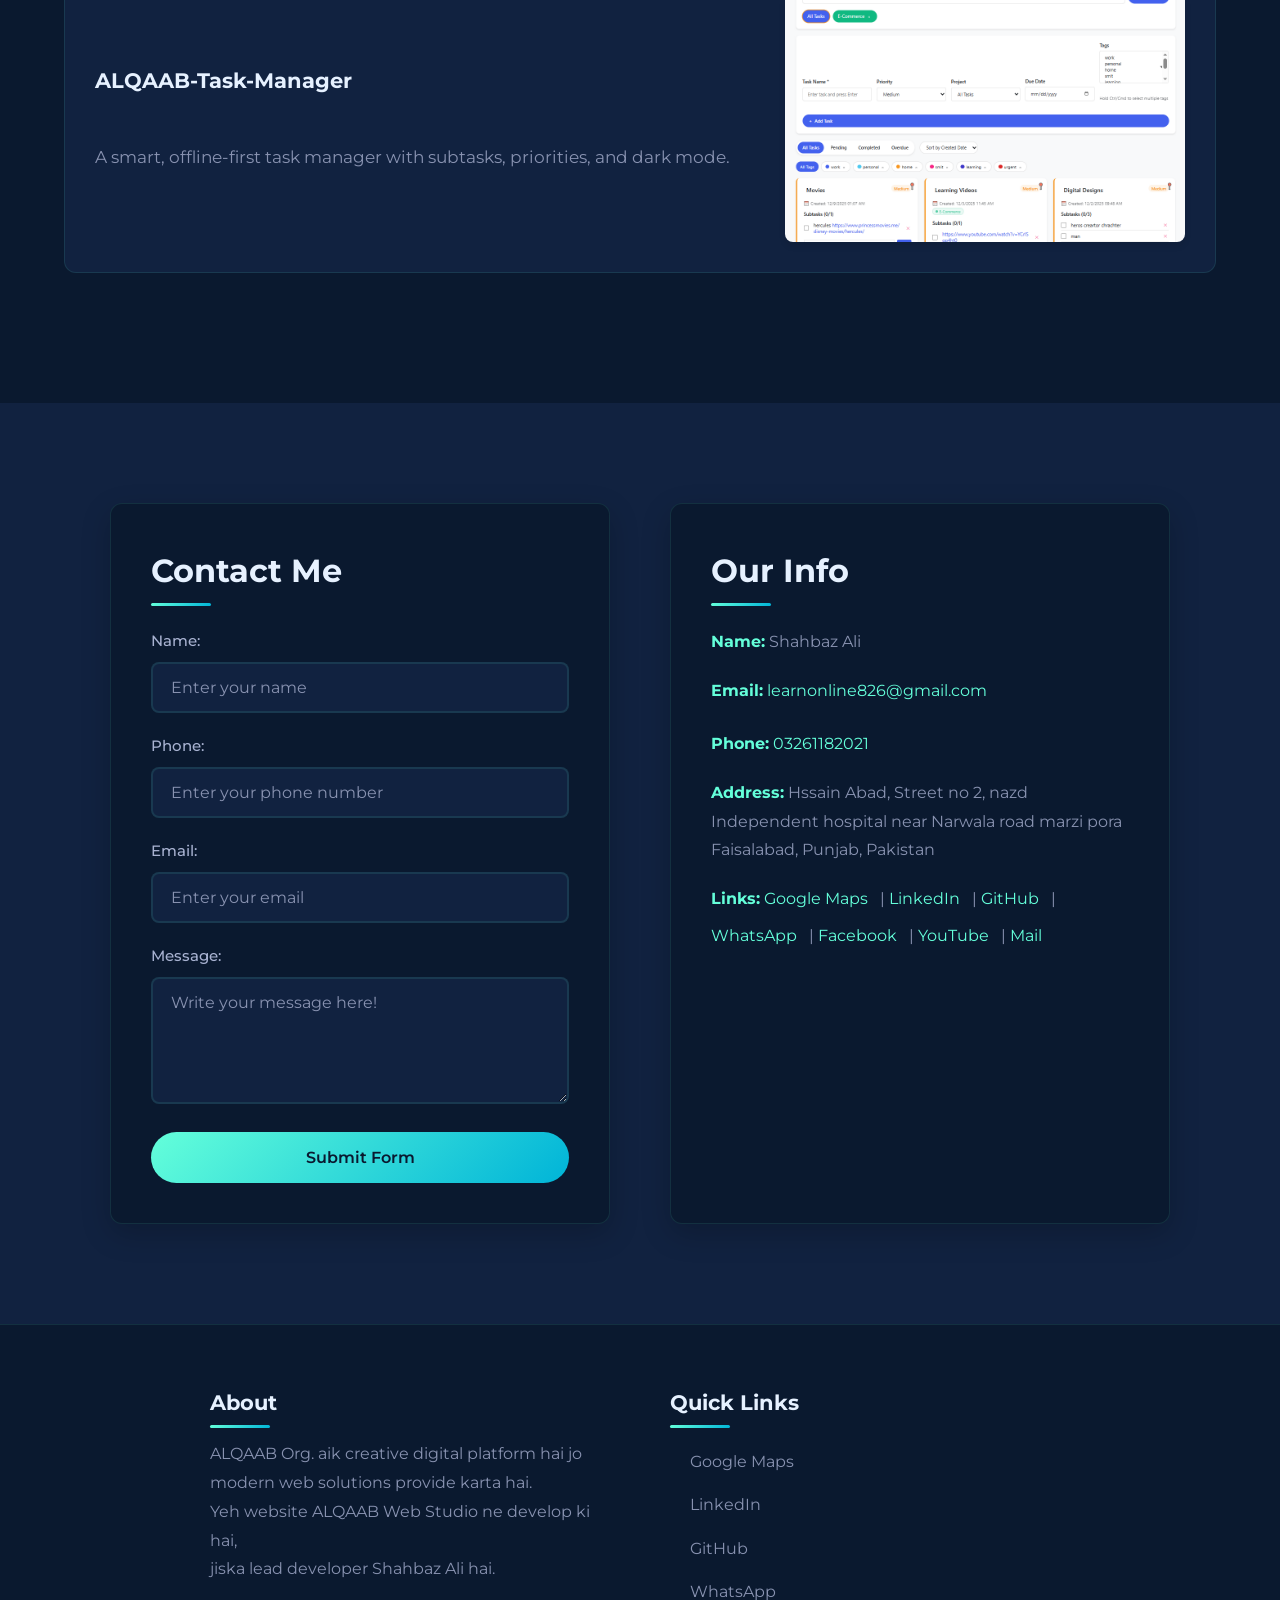
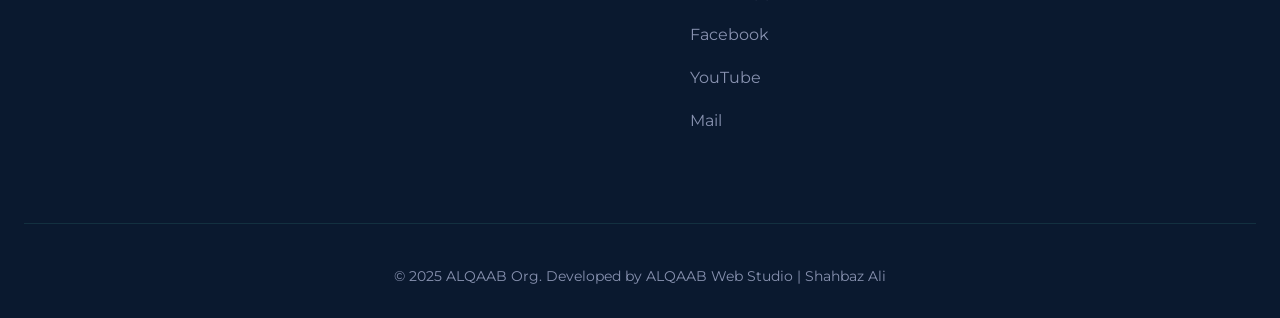
<file: 02-assignment/dasddasas.html>
<!DOCTYPE html>
<html lang="en">
<head>
    <meta charset="UTF-8">
    <meta name="viewport" content="width=device-width, initial-scale=1.0">
    <title>Shahbaz Ali - Portfolio</title>
    <link rel="preconnect" href="https://fonts.googleapis.com">
    <link rel="preconnect" href="https://fonts.gstatic.com" crossorigin>
    <link href="https://fonts.googleapis.com/css2?family=Montserrat:ital,wght@0,100..900;1,100..900&family=Inconsolata:wght@700&display=swap" rel="stylesheet">
    <style>
        @import url('https://fonts.googleapis.com/css2?family=Sekuya&display=swap');

        /* ========== CSS RESET & BASE ========== */
        *, *::before, *::after {
            margin: 0;
            padding: 0;
            box-sizing: border-box;
        }

        :root {
            --primary: #0a192f;
            --primary-light: #112240;
            --secondary: #1d3557;
            --accent: #64ffda;
            --accent-hover: #4fd1b0;
            --text-primary: #ccd6f6;
            --text-secondary: #8892b0;
            --text-light: #a8b2d1;
            --white: #e6f1ff;
            --gradient-accent: linear-gradient(135deg, #64ffda 0%, #00b4d8 100%);
            --gradient-dark: linear-gradient(180deg, #0a192f 0%, #112240 100%);
            --shadow-sm: 0 4px 6px rgba(0, 0, 0, 0.1);
            --shadow-md: 0 10px 30px rgba(0, 0, 0, 0.2);
            --shadow-lg: 0 20px 50px rgba(0, 0, 0, 0.3);
            --shadow-accent: 0 10px 30px rgba(100, 255, 218, 0.15);
            --border-radius: 12px;
            --transition: all 0.3s cubic-bezier(0.4, 0, 0.2, 1);
        }

        html {
            scroll-behavior: smooth;
        }

        body {
            font-family: 'Montserrat', sans-serif;
            background: var(--primary);
            color: var(--text-primary);
            line-height: 1.7;
            overflow-x: hidden;
        }

        a {
            color: var(--accent);
            text-decoration: none;
            transition: var(--transition);
        }

        a:hover {
            color: var(--accent-hover);
        }

        img {
            max-width: 100%;
            height: auto;
            display: block;
        }

        /* ========== UTILITY CLASSES ========== */
        .container {
            max-width: 1200px;
            margin: 0 auto;
            padding: 0 24px;
        }

        .titles {
            font-size: 2rem;
            font-weight: 700;
            color: var(--white);
            margin-bottom: 1.5rem;
            position: relative;
            display: inline-block;
        }

        .titles::after {
            content: '';
            position: absolute;
            bottom: -8px;
            left: 0;
            width: 60px;
            height: 3px;
            background: var(--gradient-accent);
            border-radius: 2px;
        }

        .section-title-center {
            text-align: center;
        }

        .section-title-center .titles::after {
            left: 50%;
            transform: translateX(-50%);
        }

        /* ========== ANIMATIONS ========== */
        @keyframes fadeInUp {
            from {
                opacity: 0;
                transform: translateY(30px);
            }
            to {
                opacity: 1;
                transform: translateY(0);
            }
        }

        @keyframes fadeIn {
            from { opacity: 0; }
            to { opacity: 1; }
        }

        @keyframes slideInLeft {
            from {
                opacity: 0;
                transform: translateX(-50px);
            }
            to {
                opacity: 1;
                transform: translateX(0);
            }
        }

        @keyframes slideInRight {
            from {
                opacity: 0;
                transform: translateX(50px);
            }
            to {
                opacity: 1;
                transform: translateX(0);
            }
        }

        @keyframes pulse {
            0%, 100% { transform: scale(1); }
            50% { transform: scale(1.05); }
        }

        @keyframes gradient {
            0% { background-position: 0% 50%; }
            50% { background-position: 100% 50%; }
            100% { background-position: 0% 50%; }
        }

        @keyframes wave {
            0%, 100% { transform: rotate(0deg); }
            25% { transform: rotate(-10deg); }
            75% { transform: rotate(10deg); }
        }

        .animate-fadeInUp {
            animation: fadeInUp 0.8s ease-out forwards;
        }

        .animate-slideInLeft {
            animation: slideInLeft 0.8s ease-out forwards;
        }

        .animate-slideInRight {
            animation: slideInRight 0.8s ease-out forwards;
        }

        /* ========== NAVIGATION ========== */
        .navbar {
            position: fixed;
            top: 0;
            left: 0;
            right: 0;
            z-index: 1000;
            display: flex;
            justify-content: center;
            align-items: center;
            gap: 8px;
            padding: 16px 24px;
            background: rgba(10, 25, 47, 0.95);
            backdrop-filter: blur(10px);
            box-shadow: var(--shadow-md);
            transition: var(--transition);
        }

        .navbar a {
            position: relative;
            padding: 10px 20px;
            font-size: 0.9rem;
            font-weight: 500;
            color: var(--text-light);
            text-transform: uppercase;
            letter-spacing: 1px;
            border-radius: 8px;
            transition: var(--transition);
        }

        .navbar a::before {
            content: '';
            position: absolute;
            bottom: 4px;
            left: 50%;
            transform: translateX(-50%) scaleX(0);
            width: 20px;
            height: 2px;
            background: var(--accent);
            border-radius: 2px;
            transition: transform 0.3s ease;
        }

        .navbar a:hover {
            color: var(--accent);
        }

        .navbar a:hover::before {
            transform: translateX(-50%) scaleX(1);
        }

        /* ========== HERO SECTION ========== */
        .hero {
            min-height: 100vh;
            display: flex;
            align-items: center;
            justify-content: center;
            gap: 60px;
            padding: 120px 24px 80px;
            background: var(--gradient-dark);
            position: relative;
            overflow: hidden;
        }

        .hero::before {
            content: '';
            position: absolute;
            top: 0;
            left: 0;
            right: 0;
            bottom: 0;
            background: 
                radial-gradient(circle at 20% 80%, rgba(100, 255, 218, 0.05) 0%, transparent 50%),
                radial-gradient(circle at 80% 20%, rgba(0, 180, 216, 0.05) 0%, transparent 50%);
            pointer-events: none;
        }

        .hero-text {
            max-width: 600px;
            animation: slideInLeft 1s ease-out;
        }

        .hero-text h1 {
            font-size: 3.5rem;
            font-weight: 800;
            color: var(--white);
            margin-bottom: 16px;
            line-height: 1.2;
        }

        .hero-text h1.sekuya-regular {
            font-family: 'Sekuya', cursive;
        }

        .hero-text h2 {
            font-size: 1.5rem;
            font-weight: 400;
            color: var(--text-secondary);
            margin-bottom: 32px;
        }

        .wavy {
            display: inline-block;
            color: var(--accent);
            font-weight: 600;
            position: relative;
        }

        .wavy::after {
            content: '';
            position: absolute;
            bottom: -4px;
            left: 0;
            width: 100%;
            height: 3px;
            background: var(--gradient-accent);
            border-radius: 2px;
        }

        .cv-btn {
            display: inline-flex;
            align-items: center;
            gap: 10px;
            padding: 16px 36px;
            font-size: 1rem;
            font-weight: 600;
            font-family: 'Montserrat', sans-serif;
            color: var(--primary);
            background: var(--gradient-accent);
            border: none;
            border-radius: 50px;
            cursor: pointer;
            transition: var(--transition);
            box-shadow: var(--shadow-accent);
        }

        .cv-btn:hover {
            transform: translateY(-3px);
            box-shadow: 0 15px 40px rgba(100, 255, 218, 0.25);
        }

        .hero-image {
            position: relative;
            animation: slideInRight 1s ease-out;
        }

        .hero-image img {
            width: 380px;
            height: 380px;
            object-fit: cover;
            border-radius: 20px;
            border: 3px solid var(--accent);
            box-shadow: var(--shadow-lg);
            transition: var(--transition);
        }

        .hero-image::before {
            content: '';
            position: absolute;
            top: 20px;
            left: 20px;
            right: -20px;
            bottom: -20px;
            border: 2px solid var(--accent);
            border-radius: 20px;
            z-index: -1;
            opacity: 0.5;
            transition: var(--transition);
        }

        .hero-image:hover::before {
            top: 15px;
            left: 15px;
        }

        .hero-image:hover img {
            transform: translate(-5px, -5px);
        }

        /* ========== ABOUT SECTION ========== */
        .about {
            padding: 100px 24px;
            background: var(--primary-light);
            display: flex;
            align-items: center;
            justify-content: center;
            gap: 60px;
            flex-wrap: wrap;
        }

        .about img {
            width: 350px;
            height: 400px;
            object-fit: cover;
            border-radius: var(--border-radius);
            box-shadow: var(--shadow-lg);
            transition: var(--transition);
        }

        .about img:hover {
            transform: scale(1.02);
        }

        .about-info {
            max-width: 500px;
            background: var(--primary);
            padding: 40px;
            border-radius: var(--border-radius);
            border: 1px solid rgba(100, 255, 218, 0.1);
            box-shadow: var(--shadow-md);
        }

        .about-info p {
            margin-bottom: 16px;
            color: var(--text-secondary);
            font-size: 1rem;
        }

        .about-info strong {
            color: var(--accent);
            font-weight: 600;
        }

        .about-info a {
            color: var(--accent);
        }

        .about-info a:hover {
            text-decoration: underline;
        }

        /* ========== EDUCATION SECTION ========== */
        .education {
            padding: 100px 24px;
            background: var(--primary);
            max-width: 1000px;
            margin: 0 auto;
        }

        .result-card {
            background: var(--primary-light);
            padding: 40px;
            border-radius: var(--border-radius);
            border: 1px solid rgba(100, 255, 218, 0.1);
            margin-bottom: 40px;
            text-align: center;
            box-shadow: var(--shadow-md);
            transition: var(--transition);
        }

        .result-card:hover {
            transform: translateY(-5px);
            box-shadow: var(--shadow-accent);
        }

        .result-card .titles {
            color: var(--accent);
            font-size: 1.5rem;
        }

        .result-card img {
            width: 100px;
            height: auto;
            margin: 20px auto;
            filter: brightness(1.1);
        }

        .result-card h3 {
            font-size: 1.2rem;
            color: var(--white);
            margin-bottom: 20px;
        }

        .result-card p {
            color: var(--text-secondary);
            margin-bottom: 8px;
        }

        .result-card strong {
            color: var(--text-light);
        }

        /* Table Styling */
        table {
            width: 100%;
            border-collapse: separate;
            border-spacing: 0;
            margin: 40px 0;
            background: var(--primary-light);
            border-radius: var(--border-radius);
            overflow: hidden;
            box-shadow: var(--shadow-md);
        }

        thead {
            background: var(--secondary);
        }

        th, td {
            padding: 16px 20px;
            text-align: left;
            border-bottom: 1px solid rgba(100, 255, 218, 0.1);
        }

        th {
            font-weight: 600;
            color: var(--accent);
            text-transform: uppercase;
            font-size: 0.85rem;
            letter-spacing: 1px;
        }

        td {
            color: var(--text-secondary);
        }

        tbody tr {
            transition: var(--transition);
        }

        tbody tr:hover {
            background: rgba(100, 255, 218, 0.05);
        }

        .total-row td {
            background: rgba(100, 255, 218, 0.1);
            color: var(--accent);
            font-weight: 600;
        }

        /* Education History */
        .education-history {
            background: var(--primary-light);
            padding: 40px;
            border-radius: var(--border-radius);
            border-left: 4px solid var(--accent);
            margin-top: 40px;
        }

        .education-history p {
            color: var(--text-secondary);
            margin-bottom: 16px;
            padding-left: 20px;
            position: relative;
        }

        .education-history p::before {
            content: '';
            position: absolute;
            left: 0;
            top: 10px;
            width: 8px;
            height: 8px;
            background: var(--accent);
            border-radius: 50%;
        }

        .education-history strong {
            color: var(--accent);
        }

        /* ========== SKILLS SECTION ========== */
        .skills {
            padding: 100px 24px;
            background: var(--primary-light);
            display: flex;
            justify-content: center;
            gap: 60px;
            flex-wrap: wrap;
        }

        .technical-skills, .soft-skills {
            flex: 1;
            min-width: 300px;
            max-width: 500px;
            background: var(--primary);
            padding: 40px;
            border-radius: var(--border-radius);
            border: 1px solid rgba(100, 255, 218, 0.1);
            box-shadow: var(--shadow-md);
            transition: var(--transition);
        }

        .technical-skills:hover, .soft-skills:hover {
            transform: translateY(-5px);
            box-shadow: var(--shadow-accent);
        }

        .technical-skills .titles, .soft-skills .titles {
            margin-bottom: 30px;
        }

        .skills p {
            color: var(--text-secondary);
            margin-bottom: 20px;
            font-size: 1rem;
        }

        .soft-skills h3 {
            color: var(--accent);
            font-size: 1.1rem;
            margin: 30px 0 15px;
            padding-top: 20px;
            border-top: 1px solid rgba(100, 255, 218, 0.1);
        }

        /* ========== PROJECTS SECTION ========== */
        .projects {
            padding: 100px 24px;
            background: var(--primary);
            max-width: 1200px;
            margin: 0 auto;
        }

        .projects > .titles {
            text-align: center;
            display: block;
            margin-bottom: 60px;
        }

        .projects > .titles::after {
            left: 50%;
            transform: translateX(-50%);
        }

        .project {
            display: flex;
            align-items: center;
            gap: 40px;
            background: var(--primary-light);
            padding: 30px;
            border-radius: var(--border-radius);
            margin-bottom: 30px;
            border: 1px solid rgba(100, 255, 218, 0.1);
            transition: var(--transition);
        }

        .project:hover {
            transform: translateY(-5px);
            box-shadow: var(--shadow-accent);
            border-color: rgba(100, 255, 218, 0.3);
        }

        .project:nth-child(even) {
            flex-direction: row-reverse;
        }

        .project img {
            width: 400px;
            height: 250px;
            object-fit: cover;
            border-radius: 8px;
            box-shadow: var(--shadow-sm);
            transition: var(--transition);
        }

        .project:hover img {
            transform: scale(1.02);
        }

        .project p {
            flex: 1;
            color: var(--text-secondary);
            font-size: 1.05rem;
            line-height: 1.8;
        }

        .project strong {
            display: block;
            color: var(--white);
            font-size: 1.3rem;
            margin-bottom: 12px;
        }

        /* ========== CONTACT SECTION ========== */
        .contact {
            padding: 100px 24px;
            background: var(--primary-light);
            display: flex;
            justify-content: center;
            gap: 60px;
            flex-wrap: wrap;
        }

        .contact form {
            flex: 1;
            min-width: 300px;
            max-width: 500px;
            background: var(--primary);
            padding: 40px;
            border-radius: var(--border-radius);
            border: 1px solid rgba(100, 255, 218, 0.1);
            box-shadow: var(--shadow-md);
        }

        .contact form .titles {
            margin-bottom: 30px;
        }

        .contact label {
            display: block;
            color: var(--text-light);
            font-weight: 500;
            margin-bottom: 8px;
            font-size: 0.95rem;
        }

        .contact input,
        .contact textarea {
            width: 100%;
            padding: 14px 18px;
            margin-bottom: 20px;
            font-family: 'Montserrat', sans-serif;
            font-size: 1rem;
            color: var(--text-primary);
            background: var(--primary-light);
            border: 2px solid rgba(100, 255, 218, 0.1);
            border-radius: 8px;
            outline: none;
            transition: var(--transition);
        }

        .contact input:focus,
        .contact textarea:focus {
            border-color: var(--accent);
            box-shadow: 0 0 0 3px rgba(100, 255, 218, 0.1);
        }

        .contact input::placeholder,
        .contact textarea::placeholder {
            color: var(--text-secondary);
        }

        .contact textarea {
            resize: vertical;
            min-height: 120px;
        }

        .contact button[type="submit"] {
            width: 100%;
            padding: 16px;
            font-size: 1rem;
            font-weight: 600;
            font-family: 'Montserrat', sans-serif;
            color: var(--primary);
            background: var(--gradient-accent);
            border: none;
            border-radius: 50px;
            cursor: pointer;
            transition: var(--transition);
        }

        .contact button[type="submit"]:hover {
            transform: translateY(-2px);
            box-shadow: var(--shadow-accent);
        }

        .contact-info {
            flex: 1;
            min-width: 300px;
            max-width: 500px;
            background: var(--primary);
            padding: 40px;
            border-radius: var(--border-radius);
            border: 1px solid rgba(100, 255, 218, 0.1);
            box-shadow: var(--shadow-md);
        }

        .contact-info .titles {
            margin-bottom: 30px;
        }

        .contact-info p {
            color: var(--text-secondary);
            margin-bottom: 16px;
            line-height: 1.8;
        }

        .contact-info strong {
            color: var(--accent);
        }

        .contact-info a {
            display: inline-block;
            margin-right: 8px;
            padding: 4px 0;
        }

        /* ========== FOOTER ========== */
        footer {
            background: var(--primary);
            padding: 60px 24px 30px;
            border-top: 1px solid rgba(100, 255, 218, 0.1);
            display: flex;
            flex-wrap: wrap;
            justify-content: center;
            gap: 60px;
        }

        .footer-about, .footer-links {
            flex: 1;
            min-width: 280px;
            max-width: 400px;
        }

        .footer-about .titles, .footer-links .titles {
            font-size: 1.3rem;
            margin-bottom: 20px;
        }

        .footer-about p {
            color: var(--text-secondary);
            line-height: 1.8;
        }

        .footer-links {
            display: flex;
            flex-direction: column;
        }

        .footer-links a {
            color: var(--text-secondary);
            padding: 8px 0;
            transition: var(--transition);
            position: relative;
            padding-left: 20px;
        }

        .footer-links a::before {
            content: '→';
            position: absolute;
            left: 0;
            color: var(--accent);
            opacity: 0;
            transform: translateX(-10px);
            transition: var(--transition);
        }

        .footer-links a:hover {
            color: var(--accent);
            padding-left: 25px;
        }

        .footer-links a:hover::before {
            opacity: 1;
            transform: translateX(0);
        }

        .footer-copyright {
            width: 100%;
            text-align: center;
            padding-top: 40px;
            margin-top: 20px;
            border-top: 1px solid rgba(100, 255, 218, 0.1);
        }

        .footer-copyright p {
            color: var(--text-secondary);
            font-size: 0.9rem;
        }

        /* ========== RESPONSIVE DESIGN ========== */
        @media (max-width: 992px) {
            .hero {
                flex-direction: column-reverse;
                text-align: center;
                gap: 40px;
            }

            .hero-text h1 {
                font-size: 2.5rem;
            }

            .hero-text h2 {
                font-size: 1.2rem;
            }

            .hero-image img {
                width: 280px;
                height: 280px;
            }

            .hero-image::before {
                display: none;
            }

            .about {
                flex-direction: column;
                text-align: center;
            }

            .about img {
                width: 280px;
                height: 320px;
            }

            .project {
                flex-direction: column !important;
            }

            .project img {
                width: 100%;
                height: 200px;
            }
        }

        @media (max-width: 768px) {
            .navbar {
                flex-wrap: wrap;
                gap: 4px;
                padding: 12px 16px;
            }

            .navbar a {
                padding: 8px 12px;
                font-size: 0.75rem;
            }

            .hero {
                padding: 100px 16px 60px;
                min-height: auto;
            }

            .hero-text h1 {
                font-size: 2rem;
            }

            .titles {
                font-size: 1.5rem;
            }

            .about, .skills, .contact {
                padding: 60px 16px;
            }

            .education {
                padding: 60px 16px;
            }

            .projects {
                padding: 60px 16px;
            }

            table {
                font-size: 0.85rem;
            }

            th, td {
                padding: 12px;
            }

            .technical-skills, .soft-skills,
            .contact form, .contact-info {
                padding: 30px;
            }
        }

        @media (max-width: 480px) {
            .navbar a {
                padding: 6px 10px;
                font-size: 0.7rem;
            }

            .hero-text h1 {
                font-size: 1.75rem;
            }

            .hero-image img {
                width: 220px;
                height: 220px;
            }

            .cv-btn {
                padding: 14px 28px;
                font-size: 0.9rem;
            }

            .project {
                padding: 20px;
            }

            .project strong {
                font-size: 1.1rem;
            }

            footer {
                padding: 40px 16px 20px;
            }
        }
    </style>
</head>
<body>
    <!-- Navigation -->
    <nav class="navbar">
        <a href="#home">Home</a>
        <a href="#about">About</a>
        <a href="#education">Education</a>
        <a href="#skills">Skills</a>
        <a href="#projects">Projects</a>
        <a href="#contact">Contact</a>
    </nav>

    <!-- Hero Section -->
    <section id="home" class="hero">
        <div class="hero-text">
            <h1 class="sekuya-regular">Hi, I'm Shahbaz Ali</h1>
            <h2><span class="wavy">Developer</span> | Student | Creative Thinker</h2>
            <button class="cv-btn">Download CV</button>
        </div>
        <div class="hero-image">
            <img src="./Assets/1.png" alt="Shahbaz Ali">
        </div>
    </section>

    <!-- About Section -->
    <section id="about" class="about">
        <img src="./Assets/2.png" alt="About Image">
        <div class="about-info">
            <p><strong>Name:</strong> Shahbaz Ali</p>
            <p><strong>Age:</strong> 24</p>
            <p><strong>City:</strong> Faisalabad</p>
            <p><strong>Email:</strong> <a href="mailto:learnonline826@gmail.com">learnonline826@gmail.com</a></p>
            <p><strong>Phone:</strong> <a href="tel:+923261182021">03261182021</a></p>
            <p><strong>Life Journey:</strong><br>
            Born → Childhood → School → Work → SMIT → Web Development → Student</p>
        </div>
    </section>

    <!-- Education Section -->
    <section id="education" class="education">
        <div class="result-card">
            <h2 class="titles">Punjab Examination Commission</h2>
            <img src="./Assets/pec.png" alt="PEC Logo">
            <h3>RESULT CARD - Grade 5 Examination 2015</h3>
            <p><strong>Student:</strong> SHAHBAZ ALI</p>
            <p><strong>Father:</strong> GHULAM NABI</p>
            <p><strong>Date of Birth:</strong> 27-11-2001</p>
            <p><strong>Sr. No:</strong> 33746 | <strong>District:</strong> FAISALABAD</p>
            <p><strong>Roll No:</strong> 18-443-120 | <strong>Tehsil:</strong> FAISALABAD CITY</p>
        </div>

        <table>
            <thead>
                <tr>
                    <th>Subject</th>
                    <th>Total Marks</th>
                    <th>Marks Obtained</th>
                </tr>
            </thead>
            <tbody>
                <tr><td>English</td><td>100</td><td>82</td></tr>
                <tr><td>Mathematics</td><td>100</td><td>81</td></tr>
                <tr><td>Urdu</td><td>100</td><td>74</td></tr>
                <tr><td>Islamiyat/Ethics</td><td>100</td><td>77</td></tr>
                <tr><td>General Science</td><td>100</td><td>64</td></tr>
                <tr class="total-row"><td><strong>Total</strong></td><td><strong>500</strong></td><td><strong>378</strong></td></tr>
                <tr><td><strong>Status:</strong></td><td colspan="2"><strong>PASS</strong></td></tr>
            </tbody>
        </table>

        <div class="education-history">
            <p><strong>2015 – Primary</strong> → Govt School Chuhar Majra</p>
            <p><strong>2018 – Middle</strong> → Govt School Chuhar Majra</p>
            <p><strong>2019 – 9th class</strong> → Millat-e-Islamia School Sada Bazar</p>
            <p><strong>2020 – Work</strong> → Running Works and enjoy Life</p>
            <p><strong>2025 – Web Development</strong> → Saylani</p>
        </div>
    </section>

    <!-- Skills Section -->
    <section id="skills" class="skills">
        <div class="technical-skills">
            <h2 class="titles">Technical Skills</h2>
            <p>• HTML → 90%</p>
            <p>• CSS → 80%</p>
            <p>• JavaScript → 40%</p>
            <p>• Computer Task Managing → 72%</p>
            <p>• AI-Driven Software Engineer → 0.524%</p>
        </div>
        <div class="soft-skills">
            <h2 class="titles">Soft Skills</h2>
            <p>• Communication ☆☆☆☆</p>
            <p>• Teamwork ☆☆☆☆</p>
            <p>• Creativity ☆☆☆</p>
            <h3>Languages</h3>
            <p>• English → 95%</p>
            <p>• Urdu → 100%</p>
            <p>• Hindi → 90%</p>
        </div>
    </section>

    <!-- Projects Section -->
    <section id="projects" class="projects">
        <h1 class="titles">My Projects <br> I Think Ai Builds</h1>
        <div class="project">
            <img src="./Assets/port1.png" alt="Gloves Cash Management System">
            <p><strong>Gloves-Cash-Management-System:</strong><br>
            Cash management system for Gloves manufacture company 2025 by ALQAAB org | Shahbaz Ali</p>
        </div>
        <div class="project">
            <img src="./Assets/port2.png" alt="Monthly Expense Manager">
            <p><strong>Monthly Expense Manager:</strong><br>
            Your personal assistant, Cashier etc as you wish</p>
        </div>
        <div class="project">
            <img src="./Assets/port3.png" alt="ALQAAB Task Manager">
            <p><strong>ALQAAB-Task-Manager</strong><br>
            A smart, offline-first task manager with subtasks, priorities, and dark mode.</p>
        </div>
    </section>

    <!-- Contact Section -->
    <section id="contact" class="contact">
        <form>
            <h2 class="titles">Contact Me</h2>
            <label>Name:</label>
            <input type="text" placeholder="Enter your name">
            <label>Phone:</label>
            <input type="text" placeholder="Enter your phone number">
            <label>Email:</label>
            <input type="email" placeholder="Enter your email">
            <label>Message:</label>
            <textarea rows="5" placeholder="Write your message here!"></textarea>
            <button type="submit">Submit Form</button>
        </form>

        <div class="contact-info">
            <h2 class="titles">Our Info</h2>
            <p><strong>Name:</strong> Shahbaz Ali</p>
            <p><strong>Email:</strong> <a href="mailto:learnonline826@gmail.com">learnonline826@gmail.com</a></p>
            <p><strong>Phone:</strong> <a href="tel:+923261182021">03261182021</a></p>
            <p><strong>Address:</strong> Hssain Abad, Street no 2, nazd Independent hospital near Narwala road marzi pora Faisalabad, Punjab, Pakistan</p>
            <p><strong>Links:</strong> 
                <a href="https://maps.app.goo.gl/VRAW4Poyuh58bCPw5">Google Maps</a> | 
                <a href="https://www.linkedin.com/in/alqaaborg">LinkedIn</a> | 
                <a href="https://github.com/ALQAAB-Org">GitHub</a> | 
                <a href="https://wa.me/923261182021">WhatsApp</a> | 
                <a href="https://www.facebook.com/alqaab.org">Facebook</a> | 
                <a href="https://www.youtube.com/@ALQAAB_YT_Studio">YouTube</a> | 
                <a href="mailto:learnonline826@gmail.com">Mail</a>
            </p>
        </div>
    </section>

    <!-- Footer -->
    <footer>
        <div class="footer-about">
            <h3 class="titles">About</h3>
            <p>ALQAAB Org. aik creative digital platform hai jo modern web solutions provide karta hai. <br> Yeh website ALQAAB Web Studio ne develop ki hai, <br> jiska lead developer Shahbaz Ali hai.</p>
        </div>
        <div class="footer-links">
            <h3 class="titles">Quick Links</h3>
            <a href="https://maps.app.goo.gl/VRAW4Poyuh58bCPw5">Google Maps</a>
            <a href="https://www.linkedin.com/in/alqaaborg">LinkedIn</a>
            <a href="https://github.com/ALQAAB-Org">GitHub</a>
            <a href="https://wa.me/923261182021">WhatsApp</a>
            <a href="https://www.facebook.com/alqaab.org">Facebook</a>
            <a href="https://www.youtube.com/@ALQAAB_YT_Studio">YouTube</a>
            <a href="mailto:learnonline826@gmail.com">Mail</a>
        </div>
        <div class="footer-copyright">
            <p>© 2025 ALQAAB Org. Developed by ALQAAB Web Studio | Shahbaz Ali</p>
        </div>
    </footer>
</body>
</html>
</file>
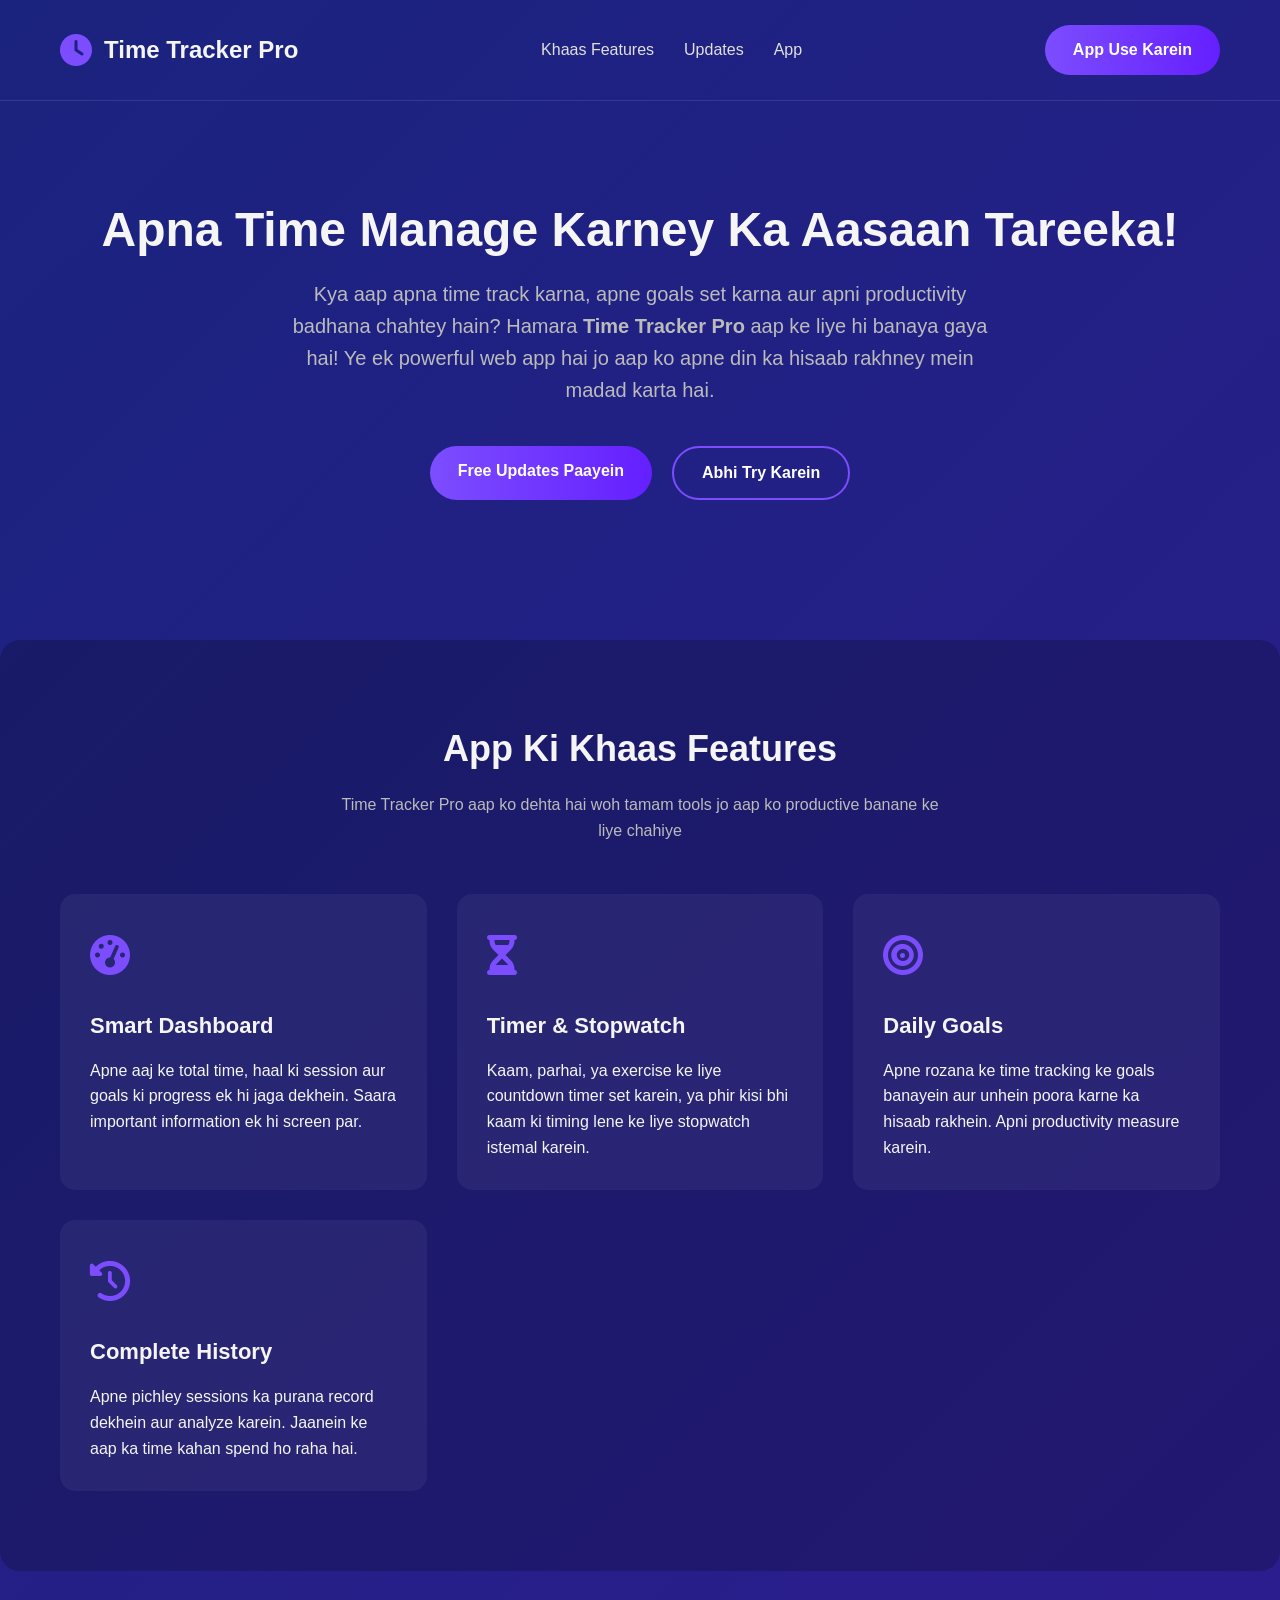
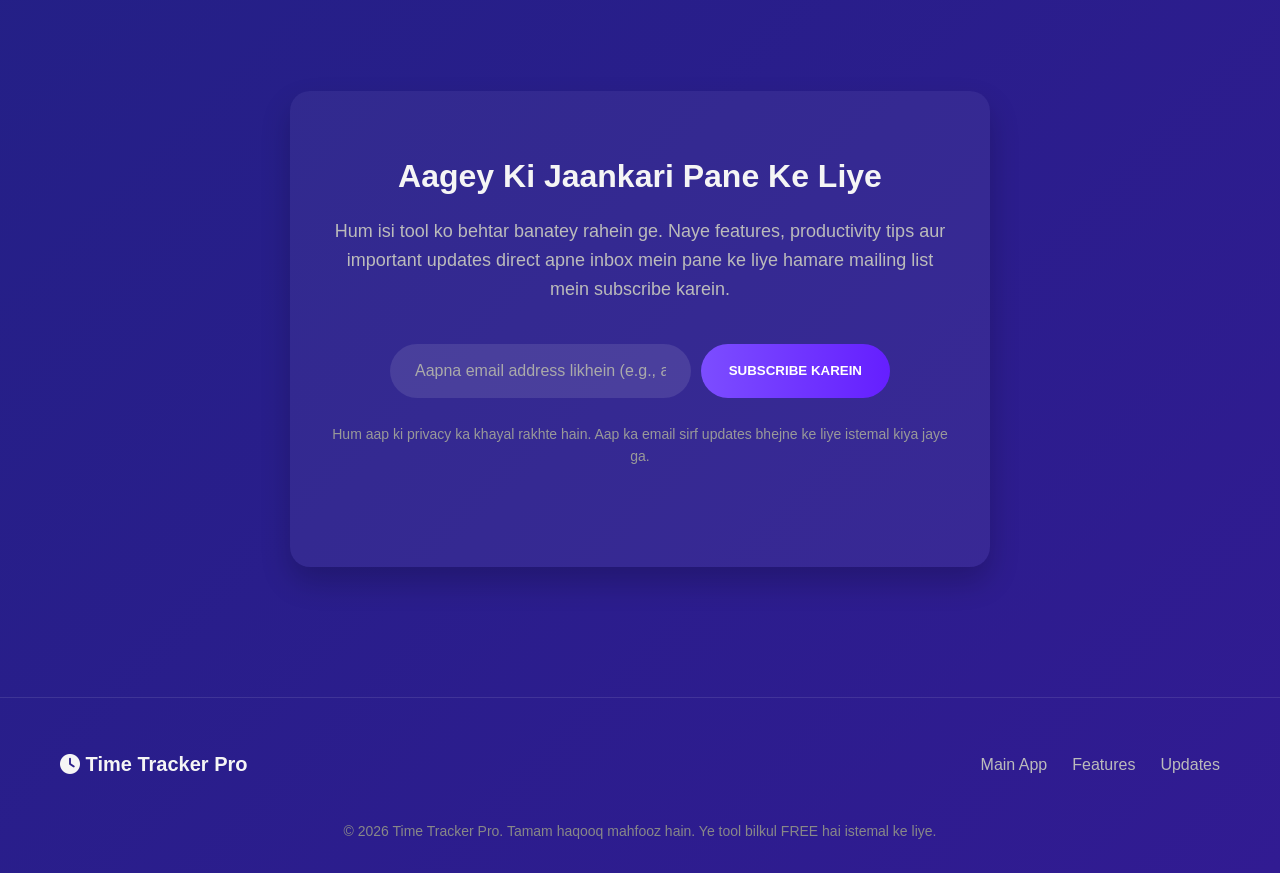
<file: 03-assignment/TT Landing Page.html>
<!DOCTYPE html>
<html lang="ur">
<head>
    <meta charset="UTF-8">
    <meta name="viewport" content="width=device-width, initial-scale=1.0">
    <title>Time Tracker Pro - Apna Waqt Manage Karein</title>
    <link rel="stylesheet" href="https://cdnjs.cloudflare.com/ajax/libs/font-awesome/6.4.0/css/all.min.css">
    <style>
        * {
            margin: 0;
            padding: 0;
            box-sizing: border-box;
            font-family: 'Segoe UI', Tahoma, Geneva, Verdana, sans-serif;
        }

        body {
            background: linear-gradient(135deg, #1a237e 0%, #311b92 100%);
            color: #f5f5f5;
            line-height: 1.6;
        }

        .container {
            max-width: 1200px;
            margin: 0 auto;
            padding: 0 20px;
        }

        /* Header Styles */
        header {
            padding: 25px 0;
            border-bottom: 1px solid rgba(255, 255, 255, 0.1);
        }

        .header-content {
            display: flex;
            justify-content: space-between;
            align-items: center;
        }

        .logo {
            display: flex;
            align-items: center;
            gap: 12px;
        }

        .logo i {
            font-size: 32px;
            color: #7c4dff;
        }

        .logo h1 {
            font-size: 24px;
            font-weight: 700;
        }

        nav ul {
            display: flex;
            list-style: none;
            gap: 30px;
        }

        nav a {
            color: #e0e0e0;
            text-decoration: none;
            font-weight: 500;
            transition: color 0.3s;
        }

        nav a:hover {
            color: #7c4dff;
        }

        .cta-button {
            background: linear-gradient(to right, #7c4dff, #651fff);
            color: white;
            border: none;
            padding: 12px 28px;
            border-radius: 50px;
            font-weight: 600;
            cursor: pointer;
            transition: transform 0.3s, box-shadow 0.3s;
            text-decoration: none;
            display: inline-block;
        }

        .cta-button:hover {
            transform: translateY(-3px);
            box-shadow: 0 10px 20px rgba(124, 77, 255, 0.3);
        }

        /* Hero Section */
        .hero {
            padding: 100px 0;
            text-align: center;
        }

        .hero h2 {
            font-size: 48px;
            margin-bottom: 20px;
            line-height: 1.2;
        }

        .hero p {
            font-size: 20px;
            max-width: 700px;
            margin: 0 auto 40px;
            color: #bbbbbb;
        }

        .hero-buttons {
            display: flex;
            gap: 20px;
            justify-content: center;
            margin-top: 40px;
        }

        .secondary-button {
            background: transparent;
            color: white;
            border: 2px solid #7c4dff;
            padding: 12px 28px;
            border-radius: 50px;
            font-weight: 600;
            cursor: pointer;
            transition: background 0.3s;
            text-decoration: none;
        }

        .secondary-button:hover {
            background: rgba(124, 77, 255, 0.1);
        }

        /* Features Section */
        .features {
            padding: 80px 0;
            background: rgba(0, 0, 0, 0.2);
            border-radius: 20px;
            margin: 40px 0;
        }

        .section-title {
            text-align: center;
            margin-bottom: 50px;
        }

        .section-title h3 {
            font-size: 36px;
            margin-bottom: 15px;
        }

        .section-title p {
            color: #bbbbbb;
            max-width: 600px;
            margin: 0 auto;
        }

        .features-grid {
            display: grid;
            grid-template-columns: repeat(auto-fit, minmax(280px, 1fr));
            gap: 30px;
        }

        .feature-card {
            background: rgba(255, 255, 255, 0.05);
            padding: 30px;
            border-radius: 15px;
            transition: transform 0.3s, background 0.3s;
        }

        .feature-card:hover {
            transform: translateY(-10px);
            background: rgba(255, 255, 255, 0.1);
        }

        .feature-icon {
            font-size: 40px;
            color: #7c4dff;
            margin-bottom: 20px;
        }

        .feature-card h4 {
            font-size: 22px;
            margin-bottom: 15px;
        }

        /* Email Signup Section */
        .email-signup {
            padding: 80px 0;
            text-align: center;
        }

        .signup-box {
            background: rgba(255, 255, 255, 0.05);
            padding: 60px 40px;
            border-radius: 20px;
            max-width: 700px;
            margin: 0 auto;
            box-shadow: 0 15px 30px rgba(0, 0, 0, 0.2);
        }

        .signup-box h3 {
            font-size: 32px;
            margin-bottom: 15px;
        }

        .signup-box p {
            color: #bbbbbb;
            margin-bottom: 40px;
            font-size: 18px;
        }

        .email-form {
            display: flex;
            max-width: 500px;
            margin: 0 auto;
            gap: 10px;
        }

        .email-input {
            flex-grow: 1;
            padding: 18px 25px;
            border: none;
            border-radius: 50px;
            background: rgba(255, 255, 255, 0.1);
            color: white;
            font-size: 16px;
        }

        .email-input::placeholder {
            color: #aaaaaa;
        }

        .success-message {
            color: #4caf50;
            margin-top: 20px;
            display: none;
            font-weight: 600;
        }

        /* Footer */
        footer {
            padding: 50px 0 30px;
            border-top: 1px solid rgba(255, 255, 255, 0.1);
            margin-top: 50px;
        }

        .footer-content {
            display: flex;
            justify-content: space-between;
            align-items: center;
            flex-wrap: wrap;
            gap: 30px;
        }

        .footer-logo {
            font-size: 20px;
            font-weight: 700;
        }

        .footer-links {
            display: flex;
            gap: 25px;
        }

        .footer-links a {
            color: #bbbbbb;
            text-decoration: none;
            transition: color 0.3s;
        }

        .footer-links a:hover {
            color: #7c4dff;
        }

        .copyright {
            text-align: center;
            margin-top: 40px;
            color: #888888;
            font-size: 14px;
        }

        /* Responsive Design */
        @media (max-width: 768px) {
            .header-content {
                flex-direction: column;
                gap: 20px;
            }
            
            nav ul {
                gap: 15px;
            }
            
            .hero h2 {
                font-size: 36px;
            }
            
            .hero p {
                font-size: 18px;
            }
            
            .hero-buttons {
                flex-direction: column;
                align-items: center;
            }
            
            .email-form {
                flex-direction: column;
            }
            
            .footer-content {
                flex-direction: column;
                text-align: center;
            }
        }
    </style>
</head>
<body>
    <!-- Header Section -->
    <header>
        <div class="container header-content">
            <div class="logo">
                <i class="fas fa-clock"></i>
                <h1>Time Tracker Pro</h1>
            </div>
            <nav>
                <ul>
                    <li><a href="#features">Khaas Features</a></li>
                    <li><a href="#signup">Updates</a></li>
                    <li><a href="#app">App</a></li>
                </ul>
            </nav>
            <a href="https://alqaab-org.github.io/Time-Tracker/" class="cta-button" target="_blank">App Use Karein</a>
        </div>
    </header>

    <!-- Hero Section -->
    <section class="hero">
        <div class="container">
            <h2>Apna Time Manage Karney Ka Aasaan Tareeka!</h2>
            <p>Kya aap apna time track karna, apne goals set karna aur apni productivity badhana chahtey hain? Hamara <strong>Time Tracker Pro</strong> aap ke liye hi banaya gaya hai! Ye ek powerful web app hai jo aap ko apne din ka hisaab rakhney mein madad karta hai.</p>
            
            <div class="hero-buttons">
                <a href="#signup" class="cta-button">Free Updates Paayein</a>
                <a href="https://alqaab-org.github.io/Time-Tracker/" class="secondary-button" target="_blank">Abhi Try Karein</a>
            </div>
        </div>
    </section>

    <!-- Features Section -->
    <section class="features" id="features">
        <div class="container">
            <div class="section-title">
                <h3>App Ki Khaas Features</h3>
                <p>Time Tracker Pro aap ko dehta hai woh tamam tools jo aap ko productive banane ke liye chahiye</p>
            </div>
            
            <div class="features-grid">
                <div class="feature-card">
                    <div class="feature-icon">
                        <i class="fas fa-tachometer-alt"></i>
                    </div>
                    <h4>Smart Dashboard</h4>
                    <p>Apne aaj ke total time, haal ki session aur goals ki progress ek hi jaga dekhein. Saara important information ek hi screen par.</p>
                </div>
                
                <div class="feature-card">
                    <div class="feature-icon">
                        <i class="fas fa-hourglass-half"></i>
                    </div>
                    <h4>Timer & Stopwatch</h4>
                    <p>Kaam, parhai, ya exercise ke liye countdown timer set karein, ya phir kisi bhi kaam ki timing lene ke liye stopwatch istemal karein.</p>
                </div>
                
                <div class="feature-card">
                    <div class="feature-icon">
                        <i class="fas fa-bullseye"></i>
                    </div>
                    <h4>Daily Goals</h4>
                    <p>Apne rozana ke time tracking ke goals banayein aur unhein poora karne ka hisaab rakhein. Apni productivity measure karein.</p>
                </div>
                
                <div class="feature-card">
                    <div class="feature-icon">
                        <i class="fas fa-history"></i>
                    </div>
                    <h4>Complete History</h4>
                    <p>Apne pichley sessions ka purana record dekhein aur analyze karein. Jaanein ke aap ka time kahan spend ho raha hai.</p>
                </div>
            </div>
        </div>
    </section>

    <!-- Email Signup Section -->
    <section class="email-signup" id="signup">
        <div class="container">
            <div class="signup-box">
                <h3>Aagey Ki Jaankari Pane Ke Liye</h3>
                <p>Hum isi tool ko behtar banatey rahein ge. Naye features, productivity tips aur important updates direct apne inbox mein pane ke liye hamare mailing list mein subscribe karein.</p>
                
                <form class="email-form" id="emailForm">
                    <input type="email" class="email-input" id="emailInput" placeholder="Aapna email address likhein (e.g., aapkaanam@example.com)" required>
                    <button type="submit" class="cta-button">SUBSCRIBE KAREIN</button>
                </form>
                
                <div class="success-message" id="successMessage">
                    Shukriya! Aap ka email successfully register ho gaya hai. Aap ko jald hi updates milni shuru ho jayein gi.
                </div>
                
                <p style="margin-top: 25px; font-size: 14px; color: #999;">Hum aap ki privacy ka khayal rakhte hain. Aap ka email sirf updates bhejne ke liye istemal kiya jaye ga.</p>
            </div>
        </div>
    </section>

    <!-- Footer -->
    <footer>
        <div class="container">
            <div class="footer-content">
                <div class="footer-logo">
                    <i class="fas fa-clock"></i> Time Tracker Pro
                </div>
                
                <div class="footer-links">
                    <a href="https://alqaab-org.github.io/Time-Tracker/" target="_blank">Main App</a>
                    <a href="#features">Features</a>
                    <a href="#signup">Updates</a>
                </div>
            </div>
            
            <div class="copyright">
                &copy; 2026 Time Tracker Pro. Tamam haqooq mahfooz hain. Ye tool bilkul FREE hai istemal ke liye.
            </div>
        </div>
    </footer>

    <script>
        // Email form submission handler
        document.getElementById('emailForm').addEventListener('submit', function(event) {
            event.preventDefault();
            
            const emailInput = document.getElementById('emailInput');
            const successMessage = document.getElementById('successMessage');
            
            // Simple email validation
            if (!emailInput.value || !emailInput.value.includes('@')) {
                alert('Meharbani kar ke ek valid email address daalein.');
                return;
            }
            
            // In a real application, you would send this to your server
            // For now, we'll simulate a successful submission
            console.log('Email submitted:', emailInput.value);
            
            // Show success message
            successMessage.style.display = 'block';
            
            // Reset form
            emailInput.value = '';
            
            // Hide success message after 5 seconds
            setTimeout(() => {
                successMessage.style.display = 'none';
            }, 5000);
        });
        
        // Smooth scrolling for anchor links
        document.querySelectorAll('a[href^="#"]').forEach(anchor => {
            anchor.addEventListener('click', function(e) {
                e.preventDefault();
                
                const targetId = this.getAttribute('href');
                if(targetId === '#') return;
                
                const targetElement = document.querySelector(targetId);
                if(targetElement) {
                    window.scrollTo({
                        top: targetElement.offsetTop - 80,
                        behavior: 'smooth'
                    });
                }
            });
        });
    </script>
</body>
</html>
</file>
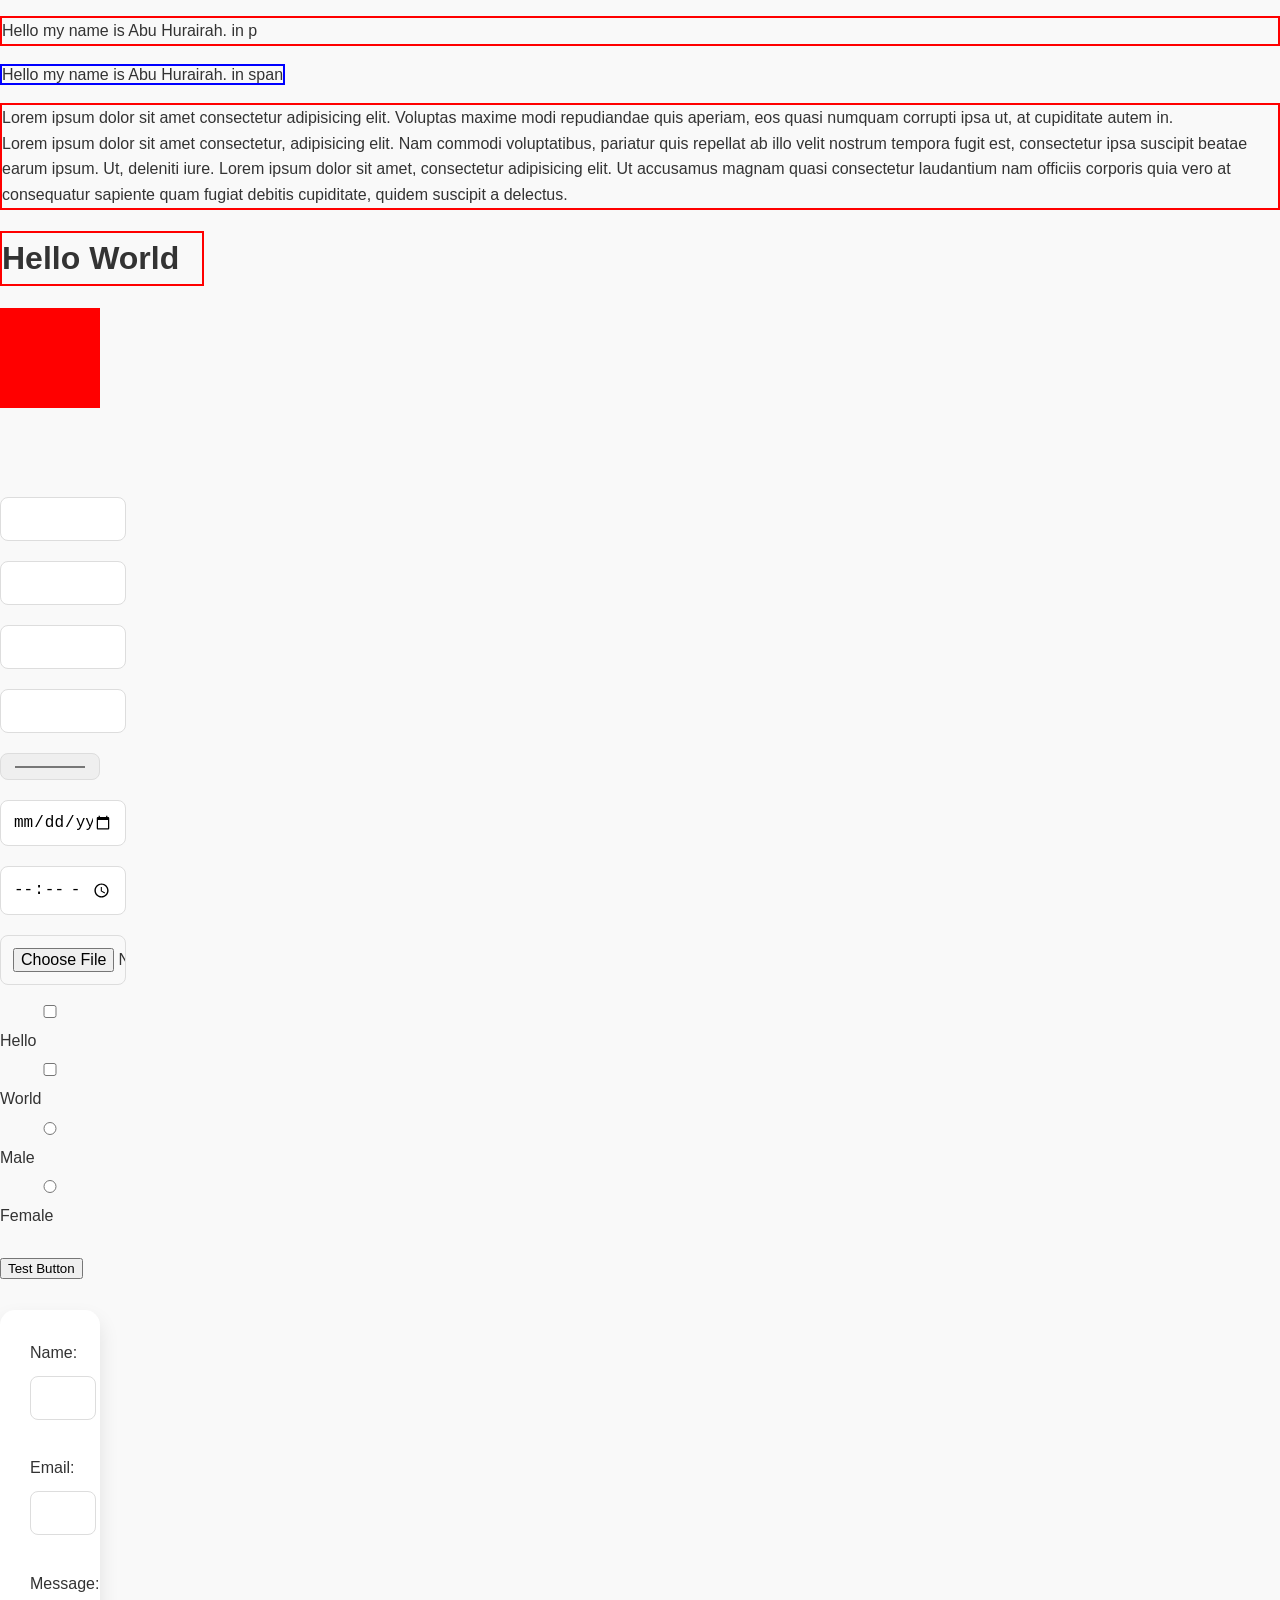
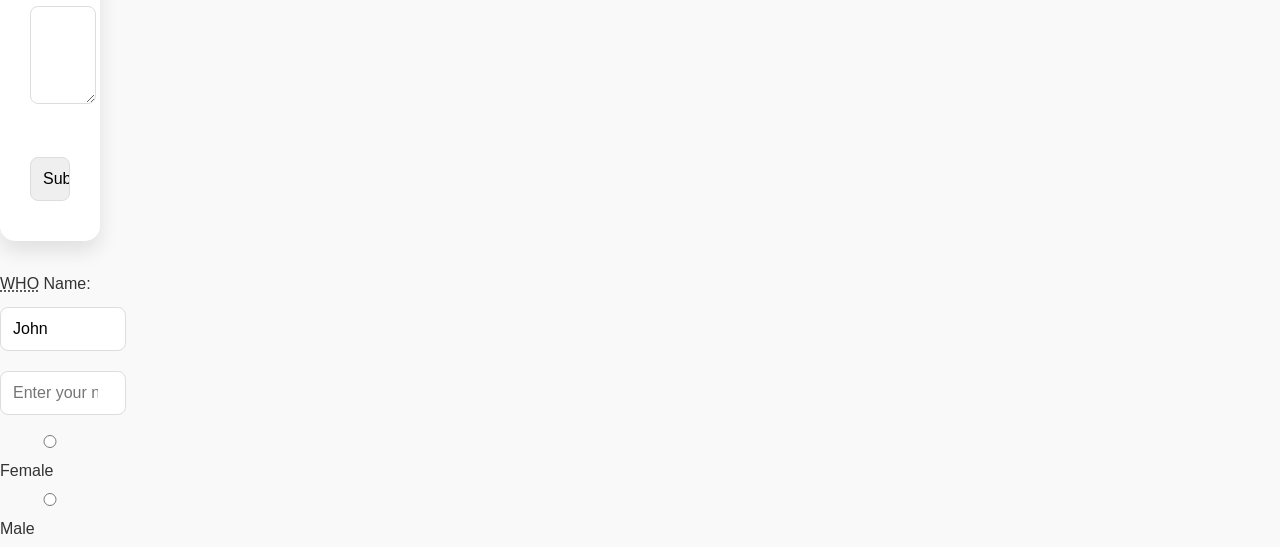
<file: 02-assignment/assign 2 tests/Sir Notes class 1 to 4b.html>
<!DOCTYPE html>
<html lang="en">
<head>
    <meta charset="UTF-8">
    <meta name="viewport" content="width=device-width, initial-scale=1.0">
    <title>Document</title>
</head>
<body>
        <p style="border: 2px solid red">Hello my name is Abu Hurairah. in p</p>
<span style="border: 2px solid blue"
      >Hello my name is Abu Hurairah. in span</span
    >
    <p style="border: 2px solid red">
      Lorem ipsum dolor sit amet consectetur adipisicing elit. Voluptas maxime
      modi repudiandae quis aperiam, eos quasi numquam corrupti ipsa ut, at
      cupiditate autem in.<br />
      Lorem ipsum dolor sit amet consectetur, adipisicing elit. Nam commodi
      voluptatibus, pariatur quis repellat ab illo velit nostrum tempora fugit
      est, consectetur ipsa suscipit beatae earum ipsum. Ut, deleniti iure.
      Lorem ipsum dolor sit amet, consectetur adipisicing elit. Ut accusamus
      magnam quasi consectetur laudantium nam officiis corporis quia vero at
      consequatur sapiente quam fugiat debitis cupiditate, quidem suscipit a
      delectus. <br />

    <h1 style="width: 200px; border: 2px solid red">Hello World</h1>
    <div style="width: 100px; height: 100px; background-color: red" /> <br><br><br><br><br><br><br>

    <input type="text" />
    <input type="number" />
    <input type="password" />
    <input type="email" />
    <input type="color" />
    <input type="date" />
    <input type="time" />
    <input type="file" />
    <input type="checkbox" name="hello" />
    <span>Hello</span>
    <input type="checkbox" name="hello" />
    <span>World</span>
    <input type="radio" name="gender" />
    <span>Male</span>
    <input type="radio" name="Gender" />
    <span>Female</span>

    <br /><br />
    <button class="btn btn-primary">Test Button</button>

    <form>
        <label for="name">Name:</label>
        <input type="text" id="name" name="name">
        
        <br><br>
        
        <label for="email">Email:</label>
        <input type="email" id="email" name="email">
        
        <br><br>
        
        <label for="message">Message:</label>
        <textarea id="message" name="message" rows="4" cols="30"></textarea>
        
        <br><br>
        
        <input type="submit" value="Submit">
    </form>

    <abbr title="World Health Organization">WHO</abbr>
    <label for="name">Name:</label>
    <input
      type="text"
      id="name"
      placeholder="Enter your name"
      minlength="3"
      maxlength="15"
      required
      value="John"
    />
    <input
      type="number"
      id="name"
      placeholder="Enter your number"
      required
      max="999999999"
    />
    <input type="radio" name="gender" id="female" />
    <label for="male">Female</label>
    <input type="radio" name="gender" id="male" />
    <label for="female">Male</label>

     <link rel="preconnect" href="https://fonts.googleapis.com" />
    <link rel="preconnect" href="https://fonts.gstatic.com" crossorigin />
    <link
      href="https://fonts.googleapis.com/css2?family=Open+Sans:ital,wght@0,300..800;1,300..800&display=swap"
      rel="stylesheet"
    />
    <link rel="stylesheet" href="./CSS/style.css" />

    

</body>
</html>
</file>
<file: 02-assignment/style.css>
* {
    margin: 0;
    padding: 0;
    box-sizing: border-box;
    font-family: Arial, sans-serif;
}

body {
    background-color: #f5f5f5;
    color: #333;
    line-height: 1.6;
    padding: 20px;
    max-width: 1200px;
    margin: 0 auto;
}

.navbar {
    background-color: #2c3e50;
    padding: 15px;
    text-align: center;
    border-radius: 5px;
    margin-bottom: 30px;
}

.navbar a {
    color: white;
    text-decoration: none;
    margin: 0 15px;
    font-weight: bold;
    font-size: 18px;
}

.navbar a:hover {
    color: #3498db;
}

.hero {
    display: flex;
    justify-content: space-between;
    align-items: center;
    background-color: white;
    padding: 40px;
    border-radius: 10px;
    margin-bottom: 30px;
    box-shadow: 0 4px 8px rgba(0,0,0,0.1);
}

.hero-text h1 {
    font-size: 42px;
    color: #2c3e50;
    margin-bottom: 10px;
}

.hero-text h2 {
    font-size: 24px;
    color: #7f8c8d;
    margin-bottom: 20px;
}

.wavy {
    color: #e74c3c;
    font-weight: bold;
}

.cv-btn {
    background-color: #3498db;
    color: white;
    border: none;
    padding: 12px 25px;
    font-size: 18px;
    border-radius: 5px;
    cursor: pointer;
}

.cv-btn:hover {
    background-color: #2980b9;
}

.hero-image img {
    width: 300px;
    height: 300px;
    border-radius: 50%;
    border: 5px solid #3498db;
}

.about {
    display: flex;
    background-color: white;
    padding: 30px;
    border-radius: 10px;
    margin-bottom: 30px;
    align-items: center;
    box-shadow: 0 4px 8px rgba(0,0,0,0.1);
}

.about img {
    width: 250px;
    height: 250px;
    border-radius: 10px;
    margin-right: 40px;
}

.about-info p {
    margin-bottom: 10px;
    font-size: 18px;
}

.about-info a {
    color: #3498db;
    text-decoration: none;
}

.about-info a:hover {
    text-decoration: underline;
}

.education {
    background-color: white;
    padding: 30px;
    border-radius: 10px;
    margin-bottom: 30px;
    box-shadow: 0 4px 8px rgba(0,0,0,0.1);
}

.result-card {
    text-align: center;
    margin-bottom: 25px;
    padding-bottom: 20px;
    border-bottom: 2px solid #eee;
}

.result-card h2 {
    color: #2c3e50;
    margin-bottom: 10px;
}

.result-card h3 {
    color: #e74c3c;
    margin: 15px 0;
}

.result-card p {
    margin: 5px 0;
}

table {
    width: 100%;
    border-collapse: collapse;
    margin: 25px 0;
}

table th, table td {
    border: 1px solid #ddd;
    padding: 12px;
    text-align: center;
}

table th {
    background-color: #3498db;
    color: white;
}

table tr:nth-child(even) {
    background-color: #f9f9f9;
}

.total-row {
    background-color: #ecf0f1 !important;
    font-size: 18px;
}

.education-history {
    margin-top: 25px;
    padding-top: 20px;
    border-top: 2px solid #eee;
}

.education-history p {
    margin: 8px 0;
    font-size: 17px;
}

.skills {
    display: flex;
    justify-content: space-between;
    background-color: white;
    padding: 30px;
    border-radius: 10px;
    margin-bottom: 30px;
    box-shadow: 0 4px 8px rgba(0,0,0,0.1);
}

.technical-skills, .soft-skills {
    width: 48%;
}

.skills h2 {
    color: #2c3e50;
    margin-bottom: 15px;
    padding-bottom: 10px;
    border-bottom: 2px solid #3498db;
}

.skills h3 {
    color: #2c3e50;
    margin: 20px 0 10px;
}

.skills p {
    margin: 8px 0;
    font-size: 17px;
}

.projects {
    background-color: white;
    padding: 30px;
    border-radius: 10px;
    margin-bottom: 30px;
    box-shadow: 0 4px 8px rgba(0,0,0,0.1);
}

.projects h1 {
    text-align: center;
    color: #2c3e50;
    margin-bottom: 30px;
}

.project {
    margin-bottom: 25px;
    padding-bottom: 20px;
    border-bottom: 1px dashed #ddd;
}

.project img {
    width: 100%;
    max-width: 600px;
    border-radius: 8px;
    margin-bottom: 10px;
    border: 2px solid #eee;
}

.project p {
    font-size: 17px;
}

.project {
    display: flex;
  place-items: center;
  gap: 20px;
}

.contact {
    display: flex;
    justify-content: space-between;
    background-color: white;
    padding: 30px;
    border-radius: 10px;
    margin-bottom: 30px;
    box-shadow: 0 4px 8px rgba(0,0,0,0.1);
}

.contact form {
    width: 48%;
}

.contact-info {
    width: 48%;
}

.contact h2 {
    color: #2c3e50;
    margin-bottom: 20px;
}

.contact label {
    display: block;
    margin: 10px 0 5px;
    font-weight: bold;
}

.contact input, .contact textarea {
    width: 100%;
    padding: 10px;
    margin-bottom: 15px;
    border: 1px solid #ddd;
    border-radius: 5px;
    font-size: 16px;
}

.contact button {
    background-color: #2ecc71;
    color: white;
    border: none;
    padding: 12px 25px;
    font-size: 18px;
    border-radius: 5px;
    cursor: pointer;
}

.contact button:hover {
    background-color: #27ae60;
}

.contact-info p {
    margin: 10px 0;
    font-size: 17px;
}

.contact-info a {
    color: #3498db;
    text-decoration: none;
}

.contact-info a:hover {
    text-decoration: underline;
}

footer {
    background-color: #2c3e50;
    color: white;
    padding: 30px;
    border-radius: 10px;
    text-align: center;
}

.footer-about, .footer-links {
    margin-bottom: 25px;
}

footer h3 {
    color: #3498db;
    margin-bottom: 15px;
}

footer p {
    margin: 10px 0;
    font-size: 17px;
}

.footer-links a {
    color: white;
    text-decoration: none;
    margin: 0 10px;
    font-size: 17px;
}

.footer-links a:hover {
    color: #3498db;
}

.footer-copyright {
    margin-top: 25px;
    padding-top: 20px;
    border-top: 1px solid #7f8c8d;
    font-size: 16px;
}

.sekuya-regular {
  font-family: "Sekuya", system-ui;
  font-weight: 400;
  font-style: normal;
}



.wavy {
  font-family: "Montserrat", sans-serif;
  font-optical-sizing: auto;
  font-weight: <weight>;
  font-style: normal;
}

.titles {
  font-family: "Inconsolata", monospace;
  font-optical-sizing: auto;
  font-weight: 700;
  font-style: normal;
  font-variation-settings:
    "wdth" 100;
    font-size: 40px;
}
</file>
<file: 02-assignment/assign 2 tests/CSS/style.css>
/* ==================== عمومی اسٹائلز ==================== */
body {
    font-family: 'Segoe UI', Tahoma, Geneva, Verdana, sans-serif;
    margin: 0;
    padding: 0;
    background-color: #f9f9f9;
    color: #333;
    line-height: 1.6;
}

/* ==================== نیویگیشن بار ==================== */
.div5 {
    background-color: #2c3e50;
    padding: 15px;
    text-align: center;
    position: fixed;
    width: 100%;
    top: 0;
    z-index: 1000;
    box-shadow: 0 4px 6px rgba(0, 0, 0, 0.1);
}

.div5 a {
    color: white;
    text-decoration: none;
    margin: 0 15px;
    font-size: 18px;
    font-weight: bold;
    transition: color 0.3s;
}

.div5 a:hover {
    color: #1abc9c;
}

/* ==================== ہیرو سیکشن ==================== */
.main {
    display: flex;
    justify-content: center;
    align-items: center;
    padding: 100px 50px 50px;
    flex-wrap: wrap;
    gap: 50px;
}

.div3 {
    text-align: center;
    max-width: 600px;
}

#h1 {
    font-size: 3rem;
    color: #2c3e50;
    margin-bottom: 10px;
}

.h22 {
    font-size: 1.5rem;
    color: #7f8c8d;
    margin-bottom: 30px;
}

#wavy {
    text-decoration: underline wavy #3498db;
}

.cvbtn {
    background-color: #e74c3c;
    color: white;
    border: none;
    padding: 12px 30px;
    font-size: 18px;
    border-radius: 30px;
    cursor: pointer;
    transition: background-color 0.3s;
}

.cvbtn:hover {
    background-color: #c0392b;
}

#img1 {
    width: 300px;
    height: 300px;
    border-radius: 50%;
    border: 5px solid #3498db;
    box-shadow: 0 10px 20px rgba(0, 0, 0, 0.2);
}

/* ==================== ابوٹ سیکشن ==================== */
.div6 {
    display: flex;
    justify-content: center;
    align-items: center;
    padding: 50px;
    background-color: #ecf0f1;
    flex-wrap: wrap;
    gap: 50px;
}

.div1 img {
    width: 300px;
    border-radius: 20px;
    box-shadow: 0 10px 20px rgba(0, 0, 0, 0.1);
}

.div2info {
    max-width: 500px;
    font-size: 18px;
    background: white;
    padding: 30px;
    border-radius: 15px;
    box-shadow: 0 10px 20px rgba(0, 0, 0, 0.1);
}

.div2info a {
    color: #2980b9;
    text-decoration: none;
}

.div2info a:hover {
    text-decoration: underline;
}

/* ==================== رزلٹ کارڈ ==================== */
div:has(h1:contains("Punjab Examination Commission")) {
    background-color: white;
    padding: 30px;
    margin: 30px auto;
    max-width: 800px;
    border-radius: 15px;
    box-shadow: 0 10px 20px rgba(0, 0, 0, 0.1);
    text-align: center;
}

div:has(h1:contains("Punjab Examination Commission")) img {
    width: 150px;
    margin: 20px 0;
}

table {
    width: 100%;
    border-collapse: collapse;
    margin: 20px 0;
    background-color: #f8f9fa;
}

table, th, td {
    border: 2px solid #2c3e50;
}

th, td {
    padding: 12px;
    text-align: center;
}

thead {
    background-color: #2c3e50;
    color: white;
}

/* ==================== ایجوکیشن ٹائم لائن ==================== */
div:contains("2015 – Primary") {
    background-color: #ecf0f1;
    padding: 20px;
    border-left: 5px solid #3498db;
    margin: 30px auto;
    max-width: 800px;
    border-radius: 10px;
    font-size: 18px;
}

/* ==================== سکلز سیکشن ==================== */
div:has(h2:contains("Technical Skills")) {
    background-color: white;
    padding: 30px;
    margin: 30px auto;
    max-width: 800px;
    border-radius: 15px;
    box-shadow: 0 10px 20px rgba(0, 0, 0, 0.1);
}

/* ==================== پروجیکٹس سیکشن ==================== */
div:has(h1:contains("My Projects")) {
    text-align: center;
    padding: 50px 20px;
    background-color: #ecf0f1;
}

div:has(h1:contains("My Projects")) img {
    width: 80%;
    max-width: 600px;
    border-radius: 15px;
    margin: 20px 0;
    box-shadow: 0 10px 20px rgba(0, 0, 0, 0.1);
}

/* ==================== کانٹیکٹ فارم ==================== */
form {
    background-color: white;
    padding: 30px;
    margin: 30px auto;
    max-width: 600px;
    border-radius: 15px;
    box-shadow: 0 10px 20px rgba(0, 0, 0, 0.1);
}

form h1 {
    text-align: center;
    color: #2c3e50;
}

input, textarea {
    width: 100%;
    padding: 12px;
    margin: 10px 0;
    border: 1px solid #ddd;
    border-radius: 8px;
    font-size: 16px;
}

button[type="submit"] {
    background-color: #2ecc71;
    color: white;
    border: none;
    padding: 15px 30px;
    font-size: 18px;
    border-radius: 30px;
    cursor: pointer;
    width: 100%;
    transition: background-color 0.3s;
}

button[type="submit"]:hover {
    background-color: #27ae60;
}

/* ==================== فوٹر ==================== */
footer {
    background-color: #2c3e50;
    color: white;
    padding: 30px;
    text-align: center;
}

footer a {
    color: #1abc9c;
    text-decoration: none;
    margin: 0 10px;
}

footer a:hover {
    text-decoration: underline;
}
</file>
<file: 02-assignment/testing/2/CSS/style.css>
/* Reset and Base Styles */
* {
    margin: 0;
    padding: 0;
    box-sizing: border-box;
    font-family: 'Segoe UI', Tahoma, Geneva, Verdana, sans-serif;
}

body {
    line-height: 1.6;
    color: #333;
    background-color: #f8f9fa;
}

/* Navigation */
.navbar {
    background-color: #2c3e50;
    padding: 1rem 0;
    position: fixed;
    width: 100%;
    top: 0;
    z-index: 1000;
}

.nav-container {
    max-width: 1200px;
    margin: 0 auto;
    display: flex;
    justify-content: space-between;
    align-items: center;
    padding: 0 2rem;
}

.logo {
    color: white;
    font-size: 1.8rem;
    font-weight: bold;
}

.nav-links a {
    color: white;
    text-decoration: none;
    margin-left: 2rem;
    font-size: 1.1rem;
    transition: color 0.3s;
}

.nav-links a:hover {
    color: #3498db;
}

/* Hero Section */
.hero {
    padding: 8rem 2rem 4rem;
    max-width: 1200px;
    margin: 0 auto;
    display: flex;
    align-items: center;
    justify-content: space-between;
    min-height: 90vh;
}

.hero-content {
    flex: 1;
    padding-right: 2rem;
}

.hero-content h1 {
    font-size: 3rem;
    margin-bottom: 1rem;
    color: #2c3e50;
}

.highlight {
    color: #3498db;
}

.hero-content h2 {
    font-size: 1.8rem;
    color: #7f8c8d;
    margin-bottom: 1rem;
}

.hero-content p {
    font-size: 1.2rem;
    margin-bottom: 2rem;
    color: #666;
}

.hero-image {
    flex: 1;
    text-align: center;
}

.hero-image img {
    max-width: 100%;
    border-radius: 10px;
    box-shadow: 0 5px 15px rgba(0,0,0,0.1);
}

/* Buttons */
.btn {
    background-color: #3498db;
    color: white;
    border: none;
    padding: 0.8rem 2rem;
    font-size: 1.1rem;
    border-radius: 5px;
    cursor: pointer;
    transition: background-color 0.3s;
}

.btn:hover {
    background-color: #2980b9;
}

/* Section Styles */
section {
    padding: 4rem 2rem;
    max-width: 1200px;
    margin: 0 auto;
}

.section-title {
    text-align: center;
    font-size: 2.5rem;
    color: #2c3e50;
    margin-bottom: 3rem;
    position: relative;
}

.section-title::after {
    content: '';
    position: absolute;
    bottom: -10px;
    left: 50%;
    transform: translateX(-50%);
    width: 100px;
    height: 3px;
    background-color: #3498db;
}

/* About Section */
.about-container {
    display: flex;
    align-items: center;
    gap: 3rem;
}

.about-image {
    flex: 1;
}

.about-image img {
    width: 100%;
    border-radius: 10px;
}

.about-info {
    flex: 1;
}

.about-info h3 {
    color: #2c3e50;
    margin-bottom: 1rem;
    font-size: 1.5rem;
}

.about-info p {
    margin-bottom: 0.8rem;
    font-size: 1.1rem;
}

.about-info a {
    color: #3498db;
    text-decoration: none;
}

/* Education Section */
.timeline {
    margin-bottom: 3rem;
}

.timeline-item {
    background-color: white;
    padding: 1.5rem;
    margin-bottom: 1rem;
    border-left: 4px solid #3498db;
    border-radius: 5px;
    box-shadow: 0 3px 10px rgba(0,0,0,0.1);
}

.result-card {
    background-color: white;
    padding: 2rem;
    border-radius: 10px;
    box-shadow: 0 5px 15px rgba(0,0,0,0.1);
}

.result-info {
    display: grid;
    grid-template-columns: repeat(auto-fit, minmax(250px, 1fr));
    gap: 1rem;
    margin-bottom: 2rem;
}

.marks-table {
    width: 100%;
    border-collapse: collapse;
    margin-top: 1rem;
}

.marks-table th, .marks-table td {
    padding: 1rem;
    text-align: left;
    border-bottom: 1px solid #ddd;
}

.marks-table th {
    background-color: #f8f9fa;
    font-weight: bold;
}

.total-row {
    background-color: #f8f9fa;
    font-weight: bold;
}

.status {
    text-align: center;
    color: #27ae60;
}

/* Skills Section */
.skills-container {
    display: grid;
    grid-template-columns: repeat(auto-fit, minmax(300px, 1fr));
    gap: 3rem;
}

.skill-category {
    background-color: white;
    padding: 2rem;
    border-radius: 10px;
    box-shadow: 0 5px 15px rgba(0,0,0,0.1);
}

.skill-category h3 {
    color: #2c3e50;
    margin-bottom: 1.5rem;
    display: flex;
    align-items: center;
    gap: 0.5rem;
}

.skill-item {
    display: flex;
    align-items: center;
    margin-bottom: 1rem;
}

.skill-item span:first-child {
    width: 150px;
}

.skill-bar {
    flex: 1;
    height: 10px;
    background-color: #ecf0f1;
    border-radius: 5px;
    margin: 0 1rem;
    overflow: hidden;
}

.skill-level {
    height: 100%;
    background-color: #3498db;
    border-radius: 5px;
}

.soft-skill {
    display: flex;
    justify-content: space-between;
    align-items: center;
    margin-bottom: 1rem;
}

.stars {
    color: #f39c12;
    font-size: 1.2rem;
}

/* Projects Section */
.projects-grid {
    display: grid;
    grid-template-columns: repeat(auto-fit, minmax(300px, 1fr));
    gap: 2rem;
}

.project-card {
    background-color: white;
    border-radius: 10px;
    overflow: hidden;
    box-shadow: 0 5px 15px rgba(0,0,0,0.1);
    transition: transform 0.3s;
}

.project-card:hover {
    transform: translateY(-5px);
}

.project-card img {
    width: 100%;
    height: 200px;
    object-fit: cover;
}

.project-info {
    padding: 1.5rem;
}

.project-info h3 {
    color: #2c3e50;
    margin-bottom: 0.5rem;
}

/* Contact Section */
.contact-container {
    display: grid;
    grid-template-columns: repeat(auto-fit, minmax(300px, 1fr));
    gap: 3rem;
}

.contact-form form {
    display: flex;
    flex-direction: column;
    gap: 1rem;
}

.contact-form input,
.contact-form textarea {
    padding: 0.8rem;
    border: 1px solid #ddd;
    border-radius: 5px;
    font-size: 1rem;
}

.contact-info {
    background-color: white;
    padding: 2rem;
    border-radius: 10px;
    box-shadow: 0 5px 15px rgba(0,0,0,0.1);
}

.contact-info p {
    margin-bottom: 1rem;
    display: flex;
    align-items: center;
    gap: 0.5rem;
}

.social-links {
    display: flex;
    gap: 1rem;
    margin-top: 1.5rem;
}

.social-links a {
    display: inline-flex;
    align-items: center;
    justify-content: center;
    width: 40px;
    height: 40px;
    background-color: #3498db;
    color: white;
    border-radius: 50%;
    text-decoration: none;
    transition: background-color 0.3s;
}

.social-links a:hover {
    background-color: #2980b9;
}

/* Footer */
.footer {
    background-color: #2c3e50;
    color: white;
    padding: 3rem 2rem 1rem;
}

.footer-content {
    max-width: 1200px;
    margin: 0 auto;
    display: grid;
    grid-template-columns: repeat(auto-fit, minmax(250px, 1fr));
    gap: 2rem;
    margin-bottom: 2rem;
}

.footer-section h3 {
    margin-bottom: 1.5rem;
    font-size: 1.3rem;
}

.footer-section a {
    color: #ddd;
    text-decoration: none;
    display: block;
    margin-bottom: 0.5rem;
    transition: color 0.3s;
}

.footer-section a:hover {
    color: #3498db;
}

.footer-bottom {
    text-align: center;
    padding-top: 2rem;
    border-top: 1px solid #34495e;
}

/* Responsive Design */
@media (max-width: 768px) {
    .nav-container {
        flex-direction: column;
        gap: 1rem;
    }
    
    .nav-links {
        display: flex;
        flex-wrap: wrap;
        justify-content: center;
        gap: 1rem;
    }
    
    .nav-links a {
        margin: 0;
    }
    
    .hero {
        flex-direction: column;
        text-align: center;
        padding-top: 10rem;
    }
    
    .hero-content {
        padding-right: 0;
        margin-bottom: 2rem;
    }
    
    .about-container {
        flex-direction: column;
    }
    
    .section-title {
        font-size: 2rem;
    }
}
</file>
<file: 02-assignment/testing/3/style.css>
/* Basic Reset */
* {
    margin: 0;
    padding: 0;
    box-sizing: border-box;
}

body {
    font-family: Arial, sans-serif;
    line-height: 1.6;
    color: #333;
    background-color: #f5f5f5;
}

.container {
    max-width: 1200px;
    margin: 0 auto;
    padding: 0 20px;
}

/* Header Styles */
.header {
    background-color: #2c3e50;
    color: white;
    padding: 15px 0;
    position: sticky;
    top: 0;
    z-index: 100;
}

.header .container {
    display: flex;
    justify-content: space-between;
    align-items: center;
}

.logo {
    font-size: 24px;
    font-weight: bold;
}

.navbar a {
    color: white;
    text-decoration: none;
    margin-left: 20px;
    padding: 5px 10px;
    border-radius: 3px;
    transition: background-color 0.3s;
}

.navbar a:hover {
    background-color: #34495e;
}

/* Home Section */
.home-section {
    padding: 80px 0;
    background: linear-gradient(135deg, #667eea 0%, #764ba2 100%);
    color: white;
}

.home-content {
    display: flex;
    align-items: center;
    justify-content: space-between;
}

.home-text {
    flex: 1;
    padding-right: 40px;
}

.home-text h2 {
    font-size: 36px;
    margin-bottom: 10px;
}

.name {
    color: #f1c40f;
}

.home-text h3 {
    font-size: 20px;
    margin-bottom: 20px;
    color: #ecf0f1;
}

.home-text p {
    margin-bottom: 30px;
    font-size: 18px;
}

.cv-button {
    background-color: #f1c40f;
    color: #2c3e50;
    border: none;
    padding: 12px 30px;
    font-size: 18px;
    border-radius: 5px;
    cursor: pointer;
    font-weight: bold;
    transition: background-color 0.3s;
}

.cv-button:hover {
    background-color: #f39c12;
}

.home-image {
    flex: 1;
    text-align: center;
}

.home-image img {
    max-width: 100%;
    border-radius: 10px;
    box-shadow: 0 5px 15px rgba(0,0,0,0.3);
}

/* Section Titles */
.section-title {
    text-align: center;
    font-size: 32px;
    margin-bottom: 40px;
    color: #2c3e50;
    position: relative;
}

.section-title::after {
    content: '';
    position: absolute;
    bottom: -10px;
    left: 50%;
    transform: translateX(-50%);
    width: 100px;
    height: 3px;
    background-color: #3498db;
}

/* About Section */
.about-section {
    padding: 60px 0;
    background-color: white;
}

.about-content {
    display: flex;
    align-items: center;
    gap: 40px;
}

.about-image {
    flex: 1;
}

.about-image img {
    width: 100%;
    border-radius: 10px;
    box-shadow: 0 3px 10px rgba(0,0,0,0.2);
}

.about-info {
    flex: 1;
}

.about-info h3 {
    color: #2c3e50;
    margin-bottom: 15px;
    font-size: 24px;
}

.info-box {
    background-color: #f8f9fa;
    padding: 20px;
    border-radius: 5px;
    margin-bottom: 20px;
    border-left: 4px solid #3498db;
}

.info-box p {
    margin-bottom: 8px;
}

.journey {
    font-style: italic;
    color: #7f8c8d;
    padding: 10px;
    background-color: #ecf0f1;
    border-radius: 5px;
}

/* Education Section */
.education-section {
    padding: 60px 0;
    background-color: #f8f9fa;
}

.education-timeline {
    display: flex;
    flex-direction: column;
    gap: 15px;
    margin-bottom: 40px;
}

.timeline-item {
    background-color: white;
    padding: 15px 20px;
    border-radius: 5px;
    border-left: 4px solid #2ecc71;
    box-shadow: 0 2px 5px rgba(0,0,0,0.1);
}

.timeline-item h4 {
    color: #2c3e50;
    margin-bottom: 5px;
}

.result-card {
    background-color: white;
    padding: 30px;
    border-radius: 10px;
    box-shadow: 0 5px 15px rgba(0,0,0,0.1);
    margin-top: 40px;
}

.result-card h3 {
    color: #2c3e50;
    text-align: center;
    margin-bottom: 20px;
}

.result-info {
    display: grid;
    grid-template-columns: repeat(2, 1fr);
    gap: 15px;
    margin-bottom: 20px;
}

.marks-table {
    width: 100%;
    border-collapse: collapse;
    margin-top: 20px;
}

.marks-table th, .marks-table td {
    padding: 12px;
    text-align: left;
    border: 1px solid #ddd;
}

.marks-table th {
    background-color: #2c3e50;
    color: white;
}

.marks-table tr:nth-child(even) {
    background-color: #f2f2f2;
}

.total-row {
    font-weight: bold;
    background-color: #e8f4fc !important;
}

/* Skills Section */
.skills-section {
    padding: 60px 0;
    background-color: white;
}

.skills-container {
    display: grid;
    grid-template-columns: repeat(2, 1fr);
    gap: 40px;
}

.skill-category {
    background-color: #f8f9fa;
    padding: 25px;
    border-radius: 10px;
    box-shadow: 0 3px 10px rgba(0,0,0,0.1);
}

.skill-category h3 {
    color: #2c3e50;
    margin-bottom: 20px;
    padding-bottom: 10px;
    border-bottom: 2px solid #3498db;
}

.skill-item {
    margin-bottom: 20px;
}

.skill-item span {
    display: block;
    margin-bottom: 5px;
    font-weight: bold;
}

.skill-bar {
    width: 100%;
    height: 20px;
    background-color: #ecf0f1;
    border-radius: 10px;
    overflow: hidden;
    margin-bottom: 5px;
}

.skill-level {
    height: 100%;
    color: white;
    text-align: center;
    line-height: 20px;
    font-size: 12px;
    border-radius: 10px;
}

.html { width: 90%; background-color: #e74c3c; }
.css { width: 80%; background-color: #3498db; }
.js { width: 40%; background-color: #f1c40f; }
.english { width: 95%; background-color: #2ecc71; }
.urdu { width: 100%; background-color: #9b59b6; }

.soft-skill {
    display: flex;
    justify-content: space-between;
    align-items: center;
    margin-bottom: 15px;
    padding: 8px;
    background-color: white;
    border-radius: 5px;
}

.stars {
    color: #f1c40f;
    font-size: 18px;
}

/* Projects Section */
.projects-section {
    padding: 60px 0;
    background-color: #f8f9fa;
}

.projects-grid {
    display: grid;
    grid-template-columns: repeat(3, 1fr);
    gap: 30px;
}

.project-card {
    background-color: white;
    border-radius: 10px;
    overflow: hidden;
    box-shadow: 0 5px 15px rgba(0,0,0,0.1);
    transition: transform 0.3s;
}

.project-card:hover {
    transform: translateY(-5px);
}

.project-card img {
    width: 100%;
    height: 200px;
    object-fit: cover;
}

.project-details {
    padding: 20px;
}

.project-details h4 {
    color: #2c3e50;
    margin-bottom: 10px;
    font-size: 18px;
}

/* Contact Section */
.contact-section {
    padding: 60px 0;
    background-color: white;
}

.contact-container {
    display: grid;
    grid-template-columns: repeat(2, 1fr);
    gap: 40px;
}

.contact-form {
    background-color: #f8f9fa;
    padding: 30px;
    border-radius: 10px;
}

.form-group {
    margin-bottom: 20px;
}

.form-group label {
    display: block;
    margin-bottom: 5px;
    font-weight: bold;
    color: #2c3e50;
}

.form-group input,
.form-group textarea {
    width: 100%;
    padding: 10px;
    border: 1px solid #ddd;
    border-radius: 5px;
    font-size: 16px;
}

.form-group textarea {
    resize: vertical;
}

.submit-btn {
    background-color: #2c3e50;
    color: white;
    border: none;
    padding: 12px 30px;
    font-size: 16px;
    border-radius: 5px;
    cursor: pointer;
    width: 100%;
    transition: background-color 0.3s;
}

.submit-btn:hover {
    background-color: #34495e;
}

.contact-info {
    background-color: #f8f9fa;
    padding: 30px;
    border-radius: 10px;
}

.contact-info h3 {
    color: #2c3e50;
    margin-bottom: 20px;
}

.social-links {
    display: flex;
    flex-wrap: wrap;
    gap: 10px;
    margin-top: 20px;
}

.social-links a {
    display: inline-block;
    background-color: #3498db;
    color: white;
    padding: 8px 15px;
    border-radius: 5px;
    text-decoration: none;
    font-size: 14px;
    transition: background-color 0.3s;
}

.social-links a:hover {
    background-color: #2980b9;
}

/* Footer */
.footer {
    background-color: #2c3e50;
    color: white;
    padding: 40px 0 20px;
}

.footer-content {
    display: grid;
    grid-template-columns: repeat(2, 1fr);
    gap: 40px;
    margin-bottom: 30px;
}

.footer-section h4 {
    color: #f1c40f;
    margin-bottom: 15px;
    font-size: 18px;
}

.footer-section a {
    display: block;
    color: #ecf0f1;
    text-decoration: none;
    margin-bottom: 8px;
    transition: color 0.3s;
}

.footer-section a:hover {
    color: #f1c40f;
}

.footer-bottom {
    text-align: center;
    padding-top: 20px;
    border-top: 1px solid #34495e;
    color: #bdc3c7;
}
</file>
<file: 02-assignment/testing/4/style.css>
* {
    margin: 0;
    padding: 0;
    box-sizing: border-box;
    font-family: Arial, sans-serif;
}

body {
    background-color: #f5f5f5;
    color: #333;
    line-height: 1.6;
    padding: 20px;
    max-width: 1200px;
    margin: 0 auto;
}

.navbar {
    background-color: #2c3e50;
    padding: 15px;
    text-align: center;
    border-radius: 5px;
    margin-bottom: 30px;
}

.navbar a {
    color: white;
    text-decoration: none;
    margin: 0 15px;
    font-weight: bold;
    font-size: 18px;
}

.navbar a:hover {
    color: #3498db;
}

.hero {
    display: flex;
    justify-content: space-between;
    align-items: center;
    background-color: white;
    padding: 40px;
    border-radius: 10px;
    margin-bottom: 30px;
    box-shadow: 0 4px 8px rgba(0,0,0,0.1);
}

.hero-text h1 {
    font-size: 42px;
    color: #2c3e50;
    margin-bottom: 10px;
}

.hero-text h2 {
    font-size: 24px;
    color: #7f8c8d;
    margin-bottom: 20px;
}

.wavy {
    color: #e74c3c;
    font-weight: bold;
}

.cv-btn {
    background-color: #3498db;
    color: white;
    border: none;
    padding: 12px 25px;
    font-size: 18px;
    border-radius: 5px;
    cursor: pointer;
}

.cv-btn:hover {
    background-color: #2980b9;
}

.hero-image img {
    width: 300px;
    height: 300px;
    border-radius: 50%;
    border: 5px solid #3498db;
}

.about {
    display: flex;
    background-color: white;
    padding: 30px;
    border-radius: 10px;
    margin-bottom: 30px;
    align-items: center;
    box-shadow: 0 4px 8px rgba(0,0,0,0.1);
}

.about img {
    width: 250px;
    height: 250px;
    border-radius: 10px;
    margin-right: 40px;
}

.about-info p {
    margin-bottom: 10px;
    font-size: 18px;
}

.about-info a {
    color: #3498db;
    text-decoration: none;
}

.about-info a:hover {
    text-decoration: underline;
}

.education {
    background-color: white;
    padding: 30px;
    border-radius: 10px;
    margin-bottom: 30px;
    box-shadow: 0 4px 8px rgba(0,0,0,0.1);
}

.result-card {
    text-align: center;
    margin-bottom: 25px;
    padding-bottom: 20px;
    border-bottom: 2px solid #eee;
}

.result-card h2 {
    color: #2c3e50;
    margin-bottom: 10px;
}

.result-card h3 {
    color: #e74c3c;
    margin: 15px 0;
}

.result-card p {
    margin: 5px 0;
}

table {
    width: 100%;
    border-collapse: collapse;
    margin: 25px 0;
}

table th, table td {
    border: 1px solid #ddd;
    padding: 12px;
    text-align: center;
}

table th {
    background-color: #3498db;
    color: white;
}

table tr:nth-child(even) {
    background-color: #f9f9f9;
}

.total-row {
    background-color: #ecf0f1 !important;
    font-size: 18px;
}

.education-history {
    margin-top: 25px;
    padding-top: 20px;
    border-top: 2px solid #eee;
}

.education-history p {
    margin: 8px 0;
    font-size: 17px;
}

.skills {
    display: flex;
    justify-content: space-between;
    background-color: white;
    padding: 30px;
    border-radius: 10px;
    margin-bottom: 30px;
    box-shadow: 0 4px 8px rgba(0,0,0,0.1);
}

.technical-skills, .soft-skills {
    width: 48%;
}

.skills h2 {
    color: #2c3e50;
    margin-bottom: 15px;
    padding-bottom: 10px;
    border-bottom: 2px solid #3498db;
}

.skills h3 {
    color: #2c3e50;
    margin: 20px 0 10px;
}

.skills p {
    margin: 8px 0;
    font-size: 17px;
}

.projects {
    background-color: white;
    padding: 30px;
    border-radius: 10px;
    margin-bottom: 30px;
    box-shadow: 0 4px 8px rgba(0,0,0,0.1);
}

.projects h1 {
    text-align: center;
    color: #2c3e50;
    margin-bottom: 30px;
}

.project {
    margin-bottom: 25px;
    padding-bottom: 20px;
    border-bottom: 1px dashed #ddd;
}

.project img {
    width: 100%;
    max-width: 600px;
    border-radius: 8px;
    margin-bottom: 10px;
    border: 2px solid #eee;
}

.project p {
    font-size: 17px;
}

.project {
    display: flex;
  place-items: center;
  gap: 20px;
}

.contact {
    display: flex;
    justify-content: space-between;
    background-color: white;
    padding: 30px;
    border-radius: 10px;
    margin-bottom: 30px;
    box-shadow: 0 4px 8px rgba(0,0,0,0.1);
}

.contact form {
    width: 48%;
}

.contact-info {
    width: 48%;
}

.contact h2 {
    color: #2c3e50;
    margin-bottom: 20px;
}

.contact label {
    display: block;
    margin: 10px 0 5px;
    font-weight: bold;
}

.contact input, .contact textarea {
    width: 100%;
    padding: 10px;
    margin-bottom: 15px;
    border: 1px solid #ddd;
    border-radius: 5px;
    font-size: 16px;
}

.contact button {
    background-color: #2ecc71;
    color: white;
    border: none;
    padding: 12px 25px;
    font-size: 18px;
    border-radius: 5px;
    cursor: pointer;
}

.contact button:hover {
    background-color: #27ae60;
}

.contact-info p {
    margin: 10px 0;
    font-size: 17px;
}

.contact-info a {
    color: #3498db;
    text-decoration: none;
}

.contact-info a:hover {
    text-decoration: underline;
}

footer {
    background-color: #2c3e50;
    color: white;
    padding: 30px;
    border-radius: 10px;
    text-align: center;
}

.footer-about, .footer-links {
    margin-bottom: 25px;
}

footer h3 {
    color: #3498db;
    margin-bottom: 15px;
}

footer p {
    margin: 10px 0;
    font-size: 17px;
}

.footer-links a {
    color: white;
    text-decoration: none;
    margin: 0 10px;
    font-size: 17px;
}

.footer-links a:hover {
    color: #3498db;
}

.footer-copyright {
    margin-top: 25px;
    padding-top: 20px;
    border-top: 1px solid #7f8c8d;
    font-size: 16px;
}

.sekuya-regular {
  font-family: "Sekuya", system-ui;
  font-weight: 400;
  font-style: normal;
}



.wavy {
  font-family: "Montserrat", sans-serif;
  font-optical-sizing: auto;
  font-weight: <weight>;
  font-style: normal;
}

.titles {
  font-family: "Inconsolata", monospace;
  font-optical-sizing: auto;
  font-weight: 700;
  font-style: normal;
  font-variation-settings:
    "wdth" 100;
    font-size: 40px;
}
</file>
